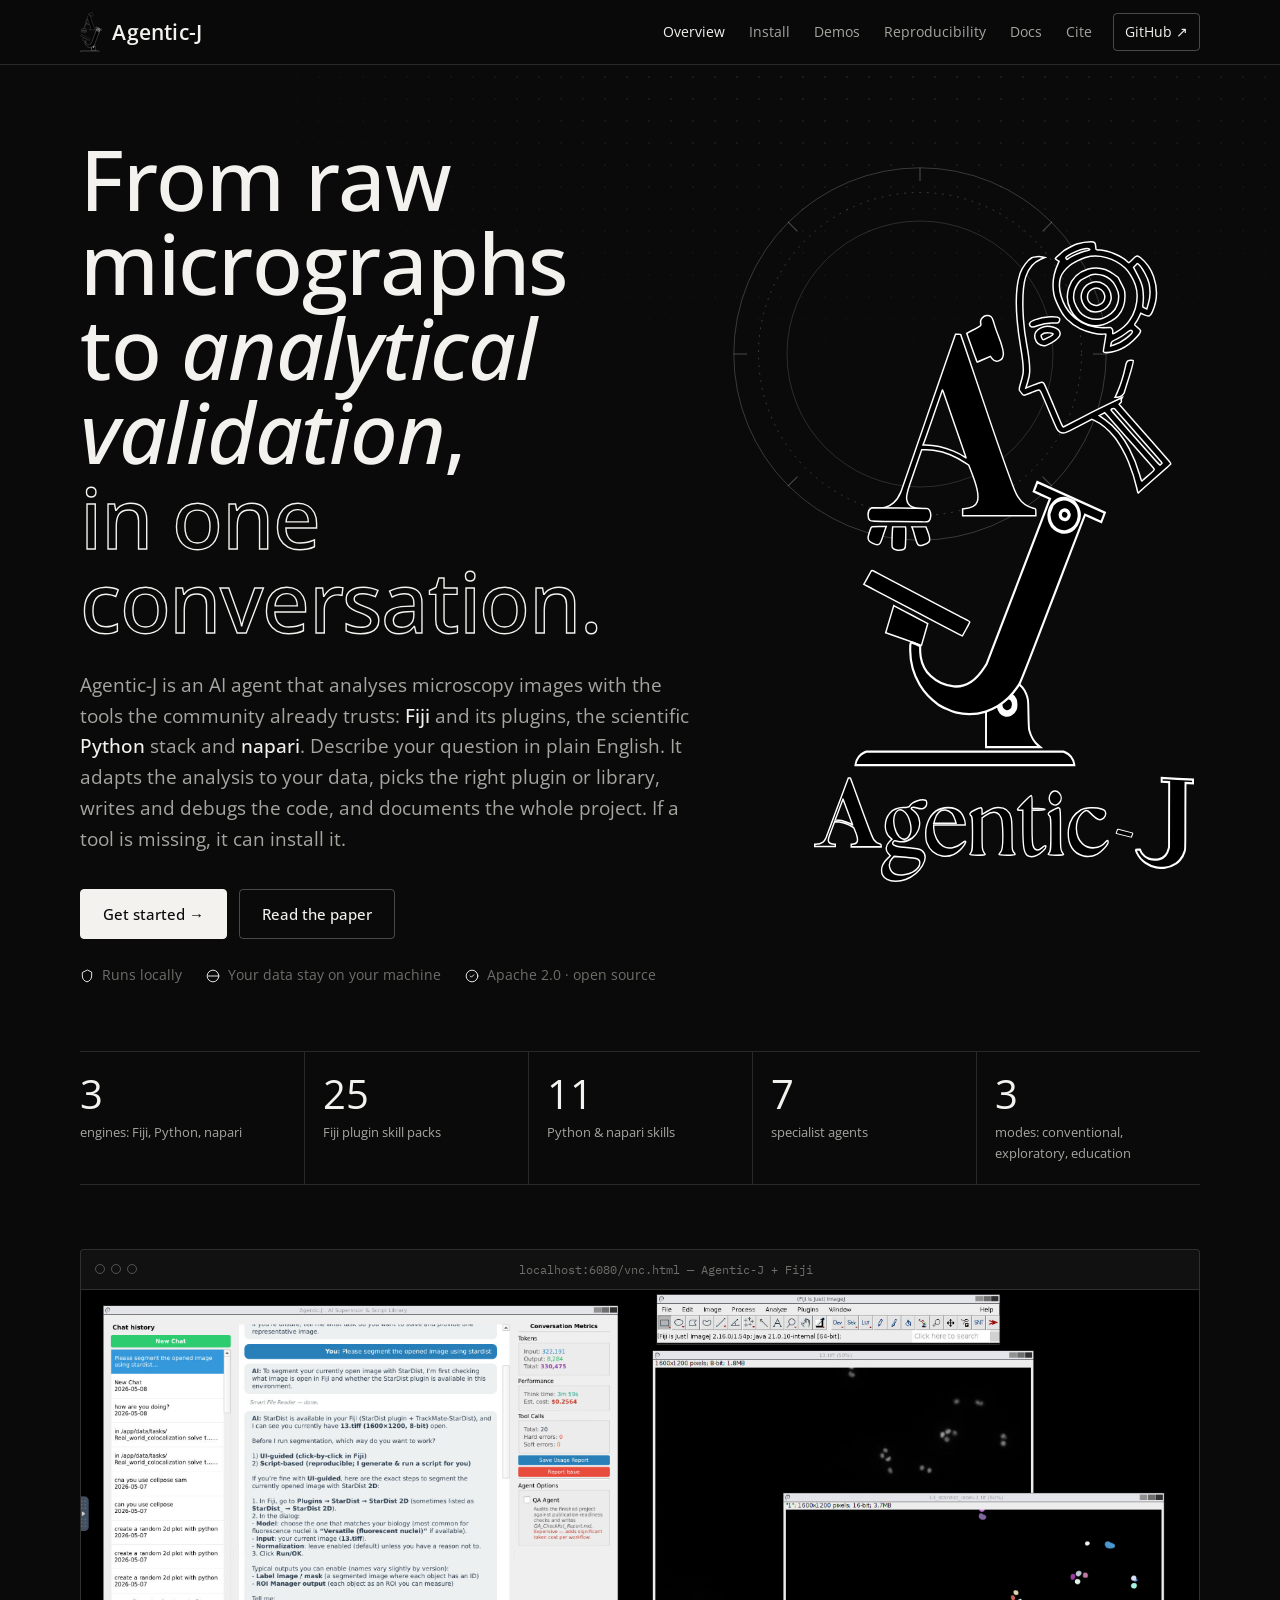
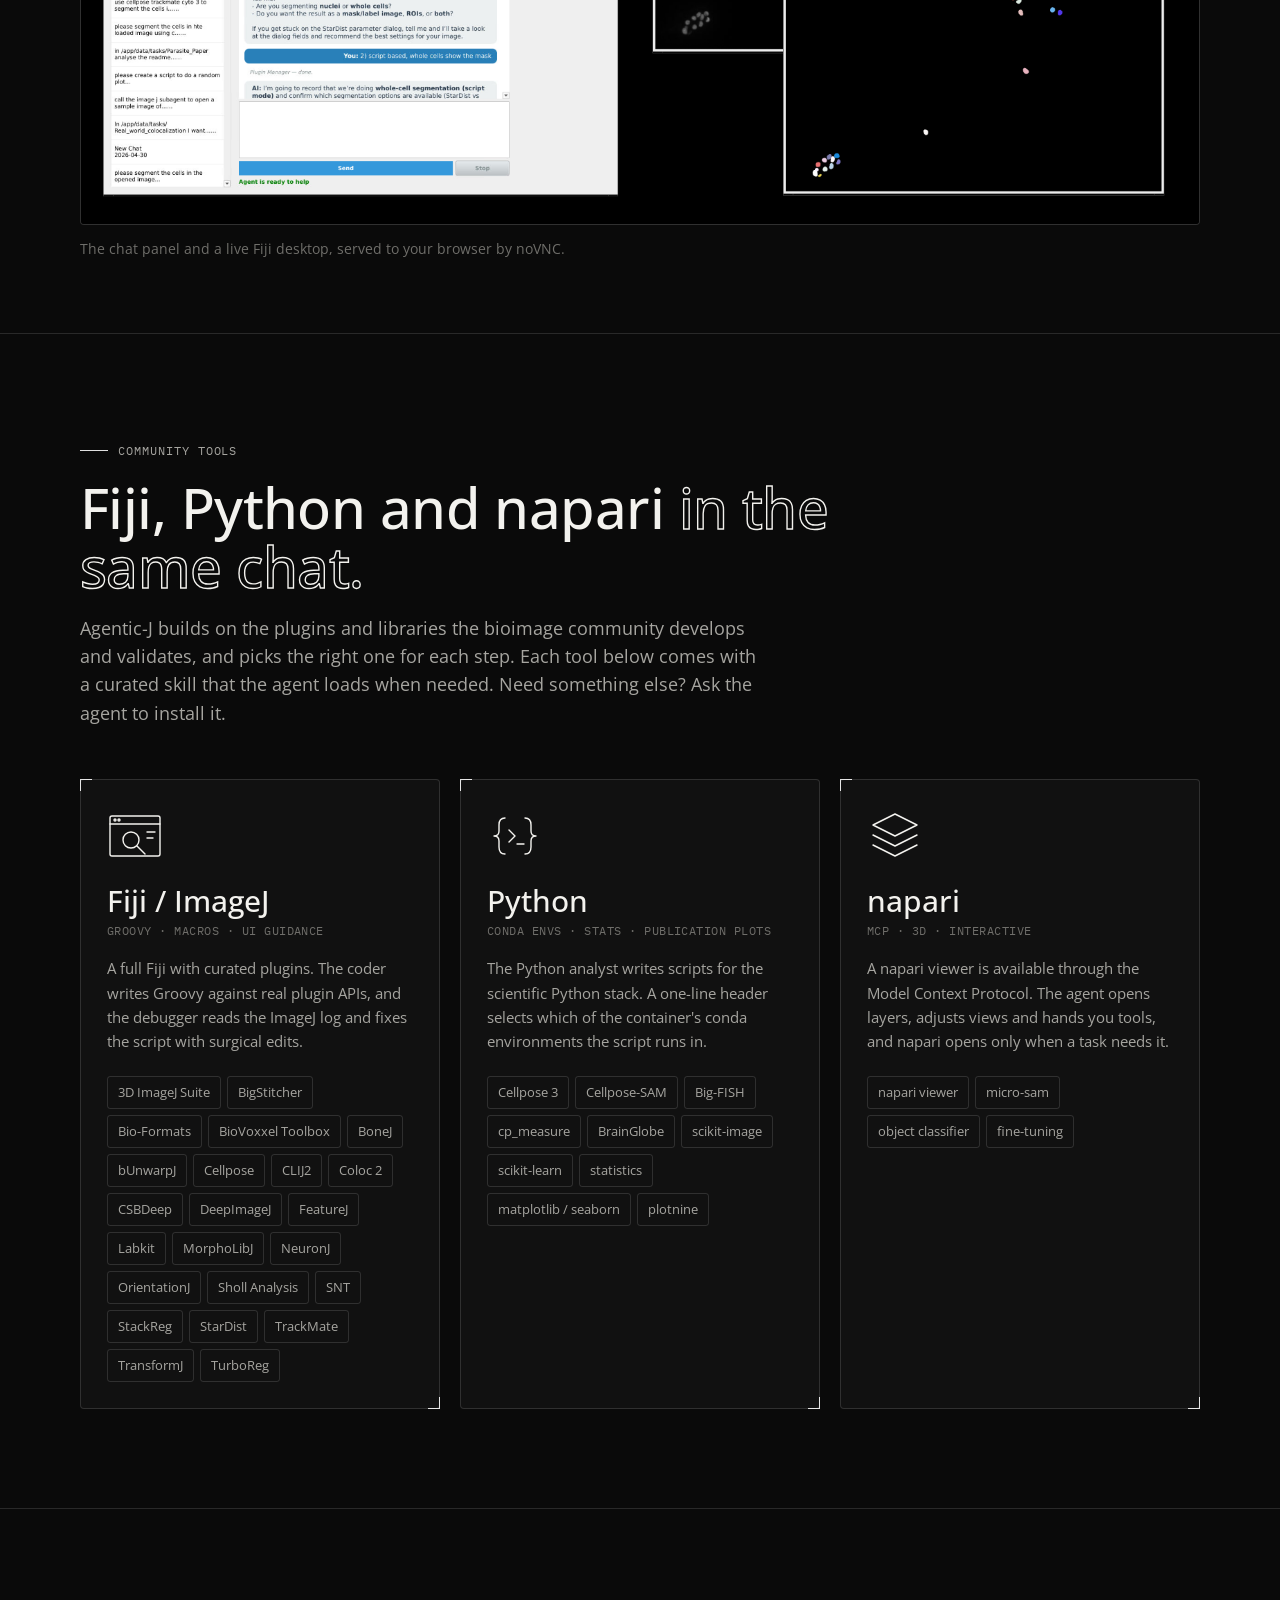
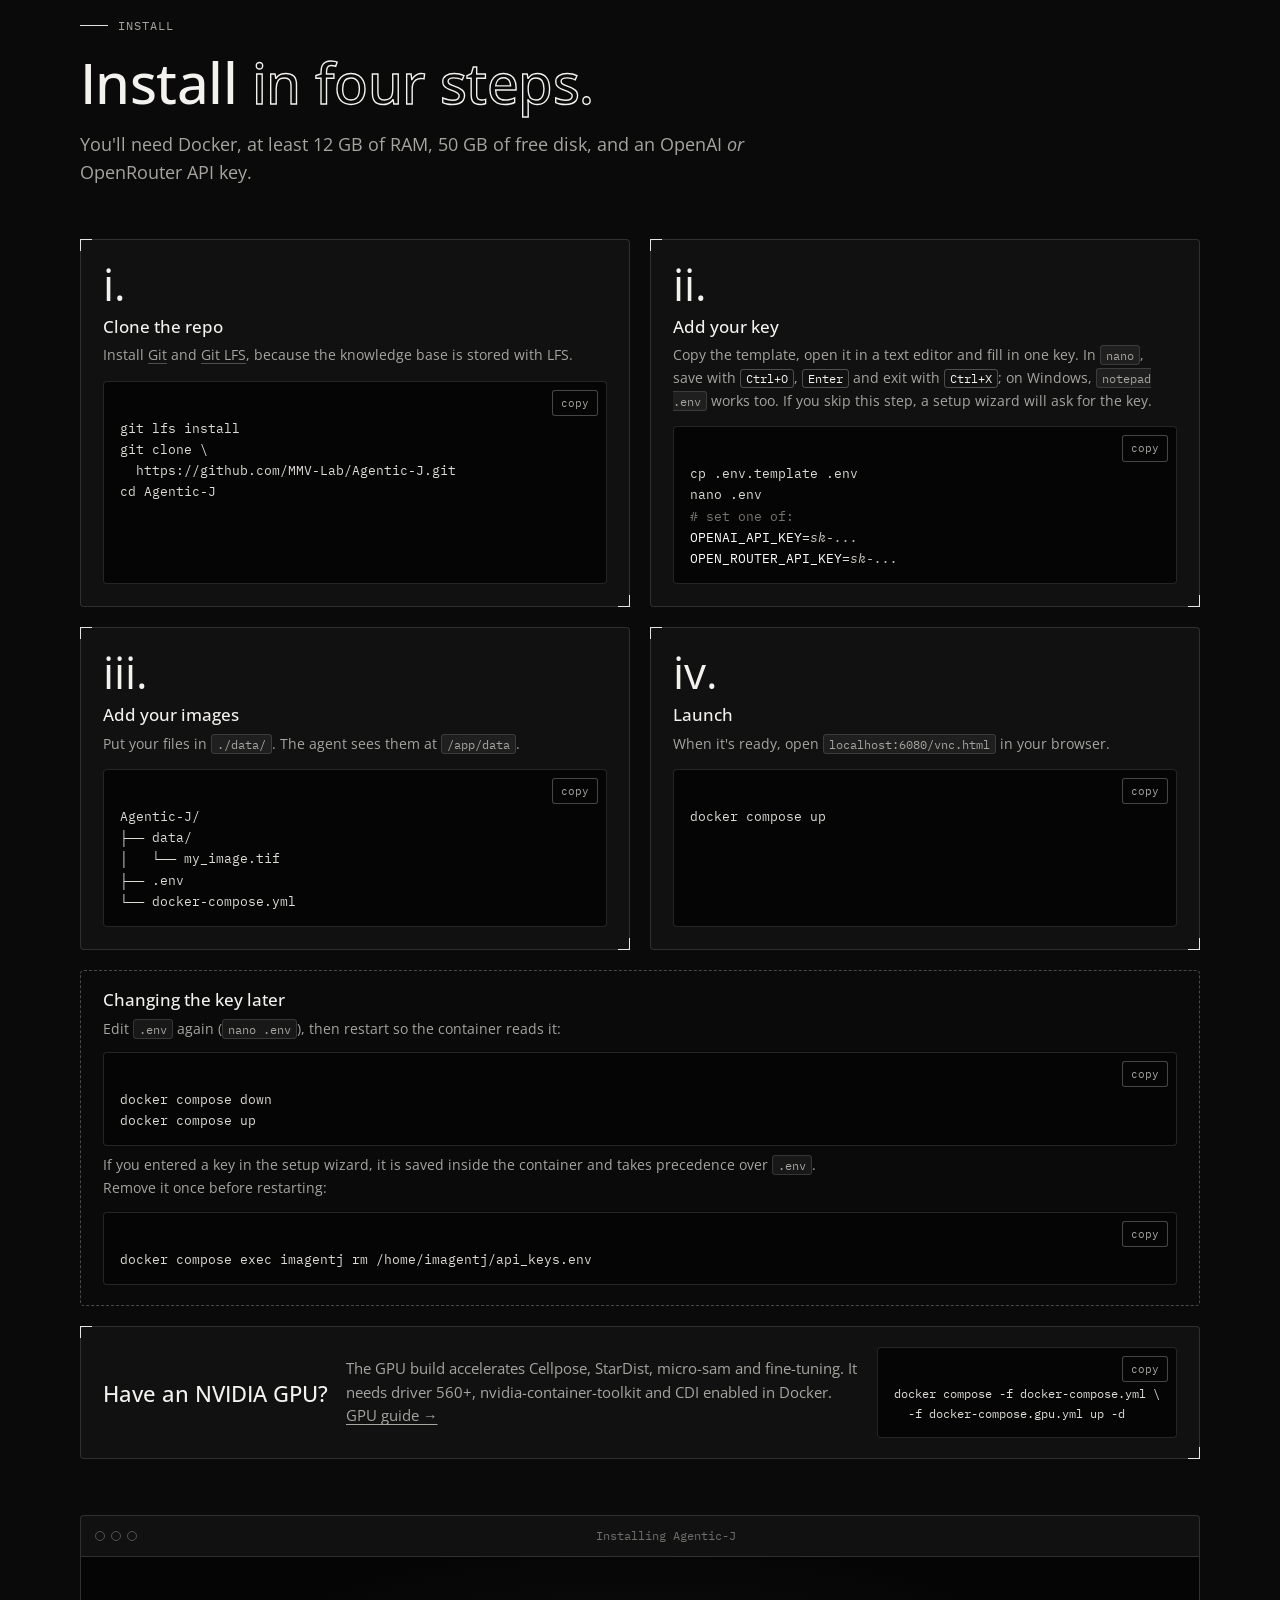
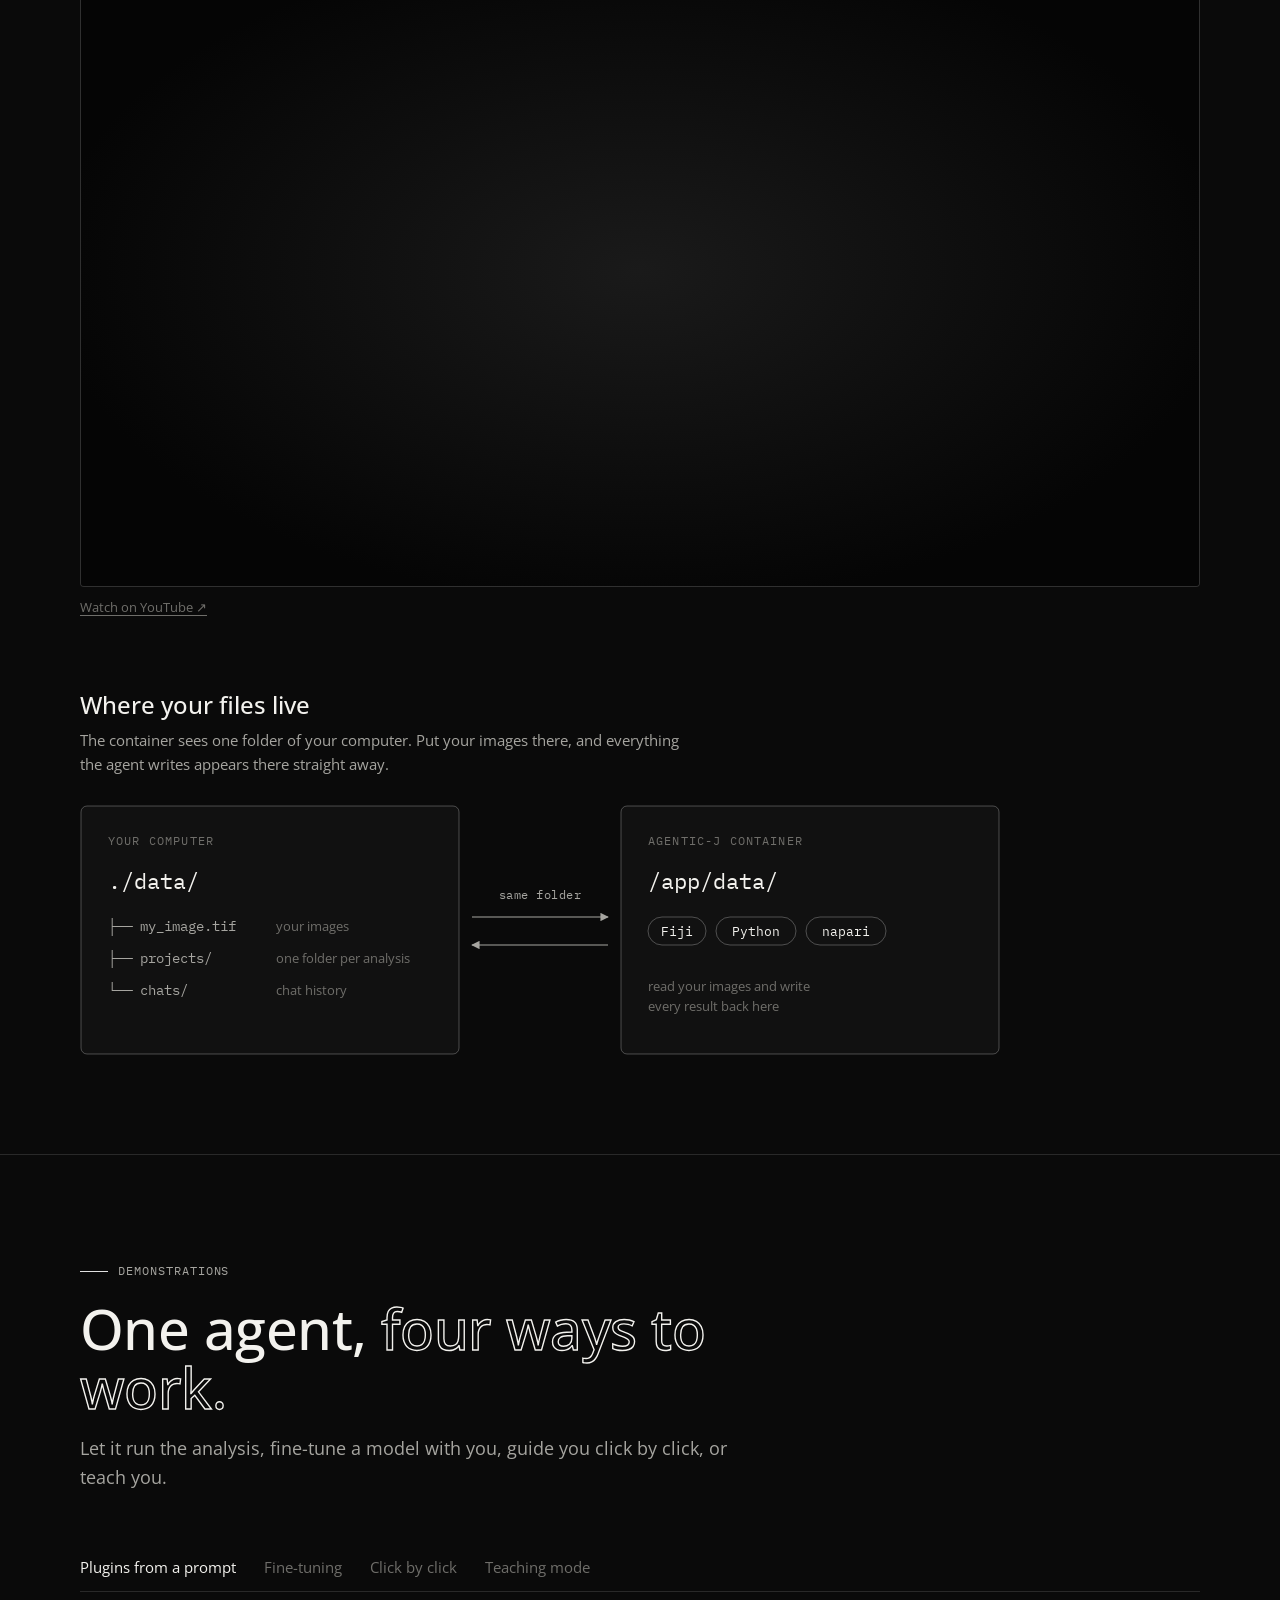
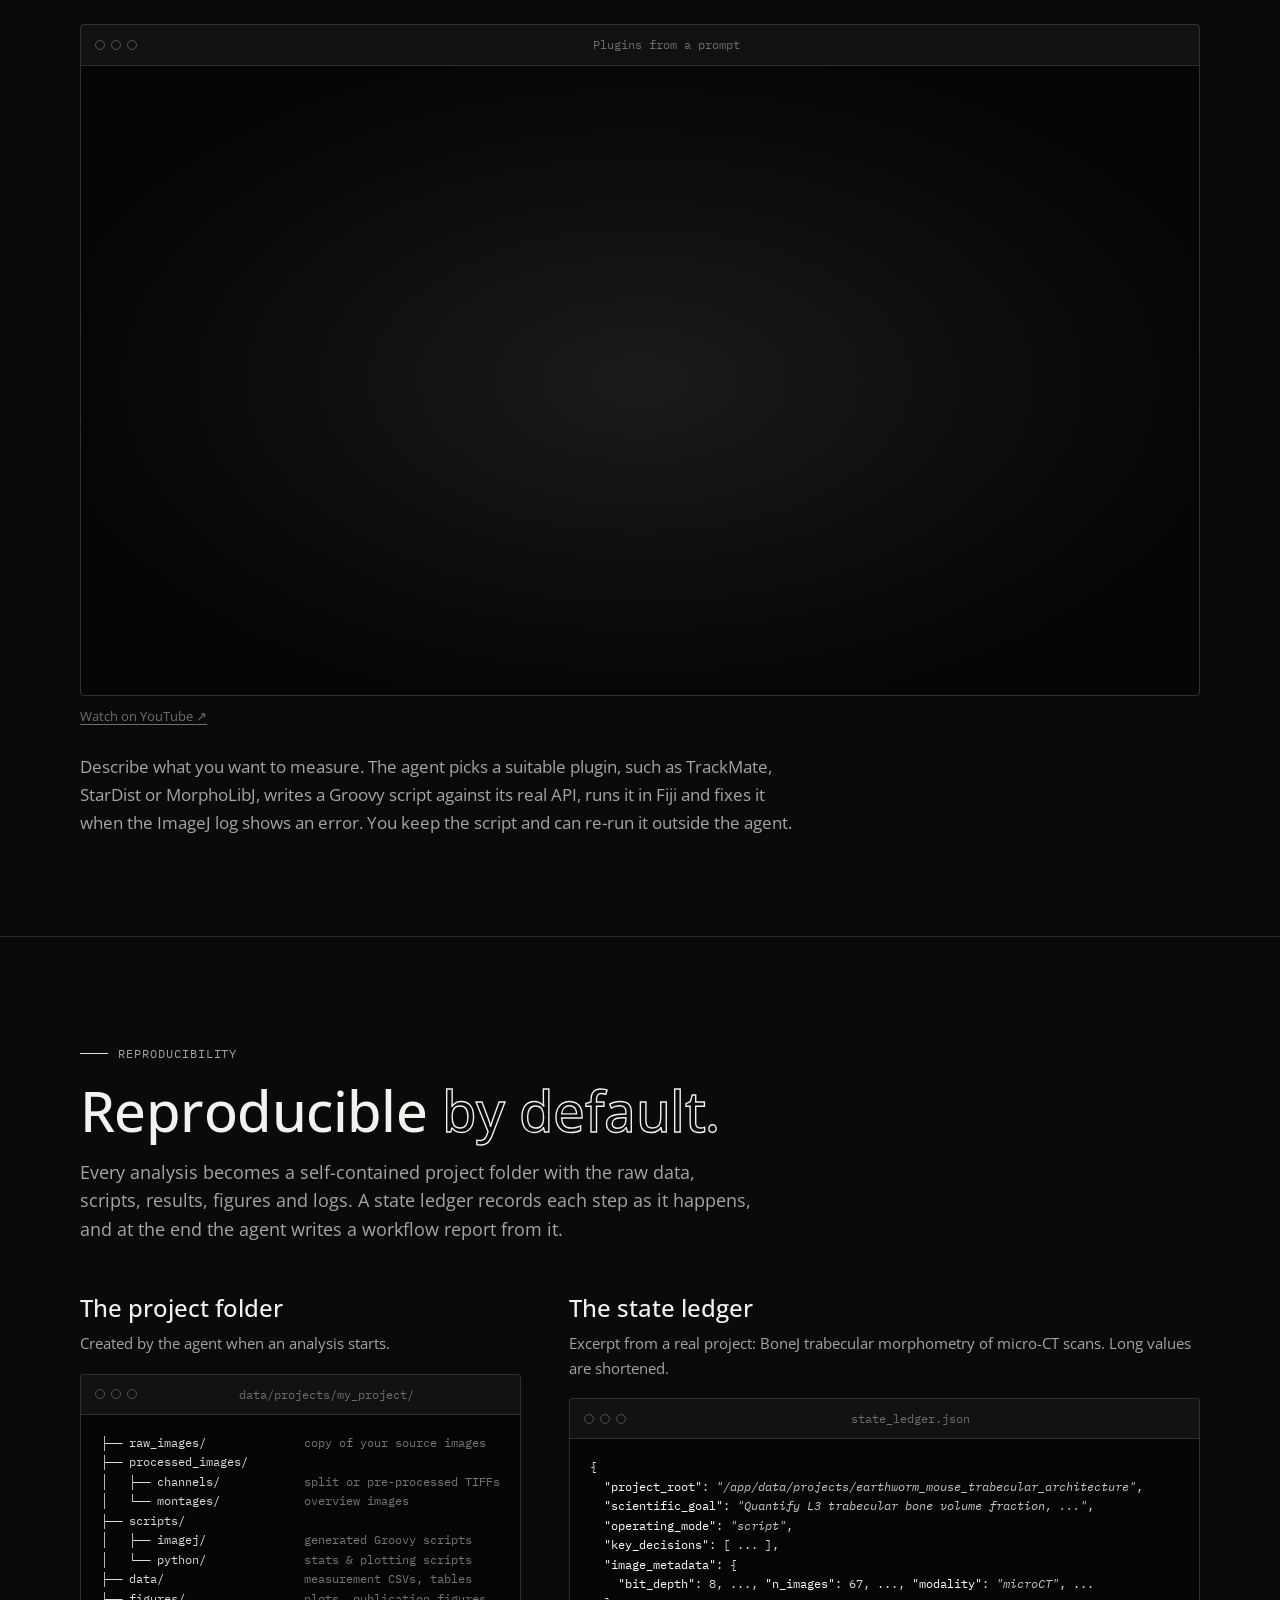
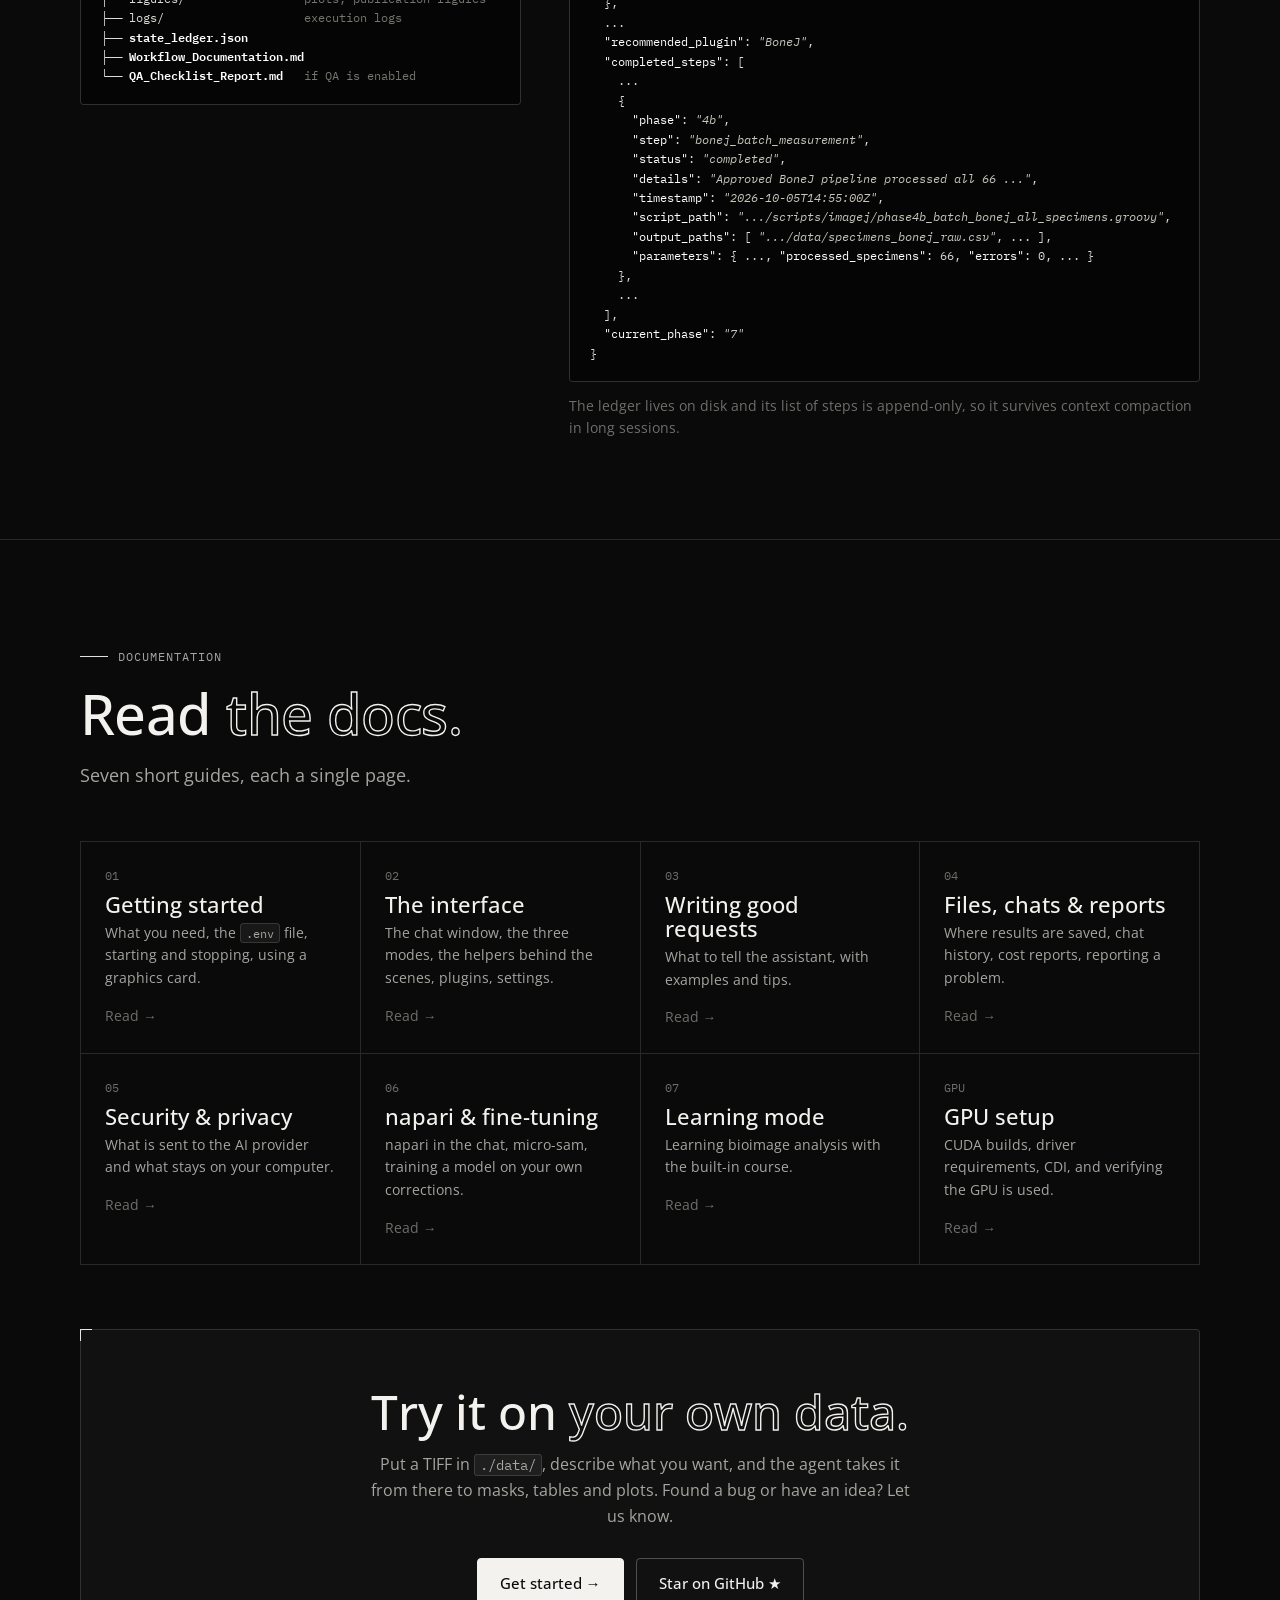
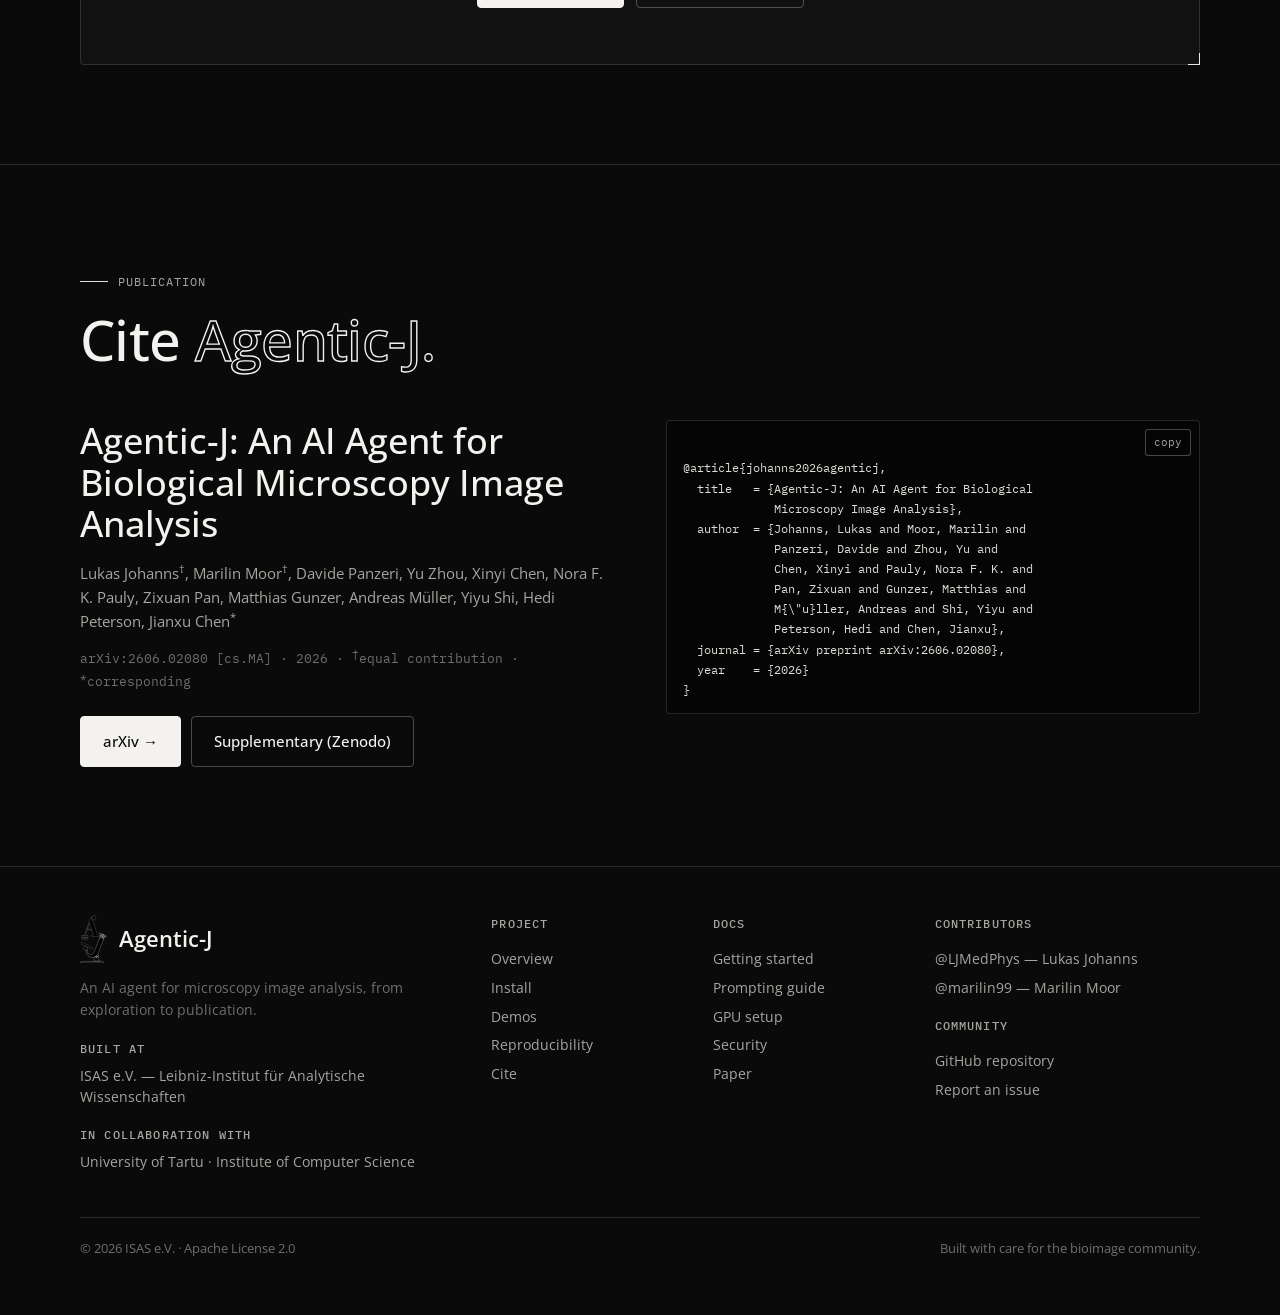
<file: docs/index.html>
<!doctype html>
<html lang="en" class="no-js">
<head>
<meta charset="utf-8" />
<meta name="viewport" content="width=device-width,initial-scale=1" />
<meta name="color-scheme" content="dark" />
<title>Agentic-J</title>
<meta name="description" content="Agentic-J is an AI agent for microscopy image analysis that works with the tools the bioimage community already uses: Fiji and its plugins, the scientific Python stack and napari. It adapts the analysis to your data, runs locally and documents every project so it can be reproduced." />

<!-- Open Graph -->
<meta property="og:title" content="Agentic-J — an AI agent for microscopy image analysis" />
<meta property="og:description" content="Fiji, Python and napari in one conversation. Visual QA with a VLM judge, human-in-the-loop fine-tuning, and a built-in bioimage-analysis tutor." />
<meta property="og:type" content="website" />
<meta property="og:url" content="https://mmv-lab.github.io/Agentic-J/" />
<meta name="twitter:card" content="summary_large_image" />

<link rel="icon" type="image/svg+xml" href="assets/favicon.svg" />

<link rel="preconnect" href="https://fonts.googleapis.com">
<link rel="preconnect" href="https://fonts.gstatic.com" crossorigin>
<link href="https://fonts.googleapis.com/css2?family=IBM+Plex+Mono:wght@400;500;600&family=Open+Sans:ital,wght@0,400..700;1,400..600&display=swap" rel="stylesheet">

<link rel="stylesheet" href="css/styles.css?v=2026-10-21e" />
<script>document.documentElement.classList.remove('no-js');</script>
</head>
<body>

<div class="bg-dots" aria-hidden="true"></div>

<!-- Navbar -->
<header class="nav">
  <div class="container nav-inner">
    <a href="#" class="brand" aria-label="Agentic-J home">
      <img src="assets/logo-mark.svg" alt="" class="brand-logo" />
      <span class="brand-name">Agentic-J</span>
    </a>
    <nav class="nav-links" aria-label="primary">
      <a href="#overview">Overview</a>
      <a href="#install">Install</a>
      <a href="#demos">Demos</a>
      <a href="#reproducibility">Reproducibility</a>
      <a href="#docs">Docs</a>
      <a href="#paper">Cite</a>
      <a href="https://github.com/MMV-Lab/Agentic-J" target="_blank" rel="noopener" class="nav-cta">GitHub ↗</a>
    </nav>
  </div>
</header>

<main>

<!-- =================== HERO =================== -->
<section class="hero" id="overview">
  <div class="container">
    <div class="hero-grid">
      <div>
        <h1 class="reveal">
          From raw micrographs<br/>
          to <em>analytical validation</em>,<br/>
          <span class="outline">in one conversation.</span>
        </h1>
        <p class="lead reveal">
          Agentic-J is an AI agent that analyses microscopy images with the tools the community already trusts:
          <strong>Fiji</strong> and its plugins, the scientific <strong>Python</strong> stack and <strong>napari</strong>.
          Describe your question in plain English. It adapts the analysis to your data, picks the right plugin or library,
          writes and debugs the code, and documents the whole project. If a tool is missing, it can install it.
        </p>
        <div class="hero-actions reveal">
          <a class="btn btn-primary" href="#install">Get started →</a>
          <a class="btn btn-ghost" href="https://arxiv.org/abs/2606.02080" target="_blank" rel="noopener">Read the paper</a>
        </div>
        <p class="trust reveal" aria-label="Privacy and security highlights">
          <span><svg viewBox="0 0 24 24" width="14" height="14" fill="none" stroke="currentColor" stroke-width="1.6" stroke-linecap="round" stroke-linejoin="round"><path d="M12 2 4 6v6c0 5 3.5 9 8 10 4.5-1 8-5 8-10V6z"/></svg> Runs locally</span>
          <span><svg viewBox="0 0 24 24" width="14" height="14" fill="none" stroke="currentColor" stroke-width="1.6" stroke-linecap="round" stroke-linejoin="round"><circle cx="12" cy="12" r="10"/><path d="M4 12h16"/></svg> Your data stay on your machine</span>
          <span><svg viewBox="0 0 24 24" width="14" height="14" fill="none" stroke="currentColor" stroke-width="1.6" stroke-linecap="round" stroke-linejoin="round"><path d="m9 12 2 2 4-4"/><circle cx="12" cy="12" r="10"/></svg> Apache 2.0 · open source</span>
        </p>
      </div>

      <div class="hero-logo reveal" aria-hidden="true">
        <svg class="rings" viewBox="0 0 400 400" fill="none" stroke="currentColor">
          <circle cx="200" cy="200" r="196" stroke-width=".8"/>
          <circle cx="200" cy="200" r="170" stroke-width=".8" stroke-dasharray="2 6"/>
          <circle cx="200" cy="200" r="140" stroke-width=".6"/>
          <g stroke-width="1.2">
            <path d="M200 4v14M200 382v14M4 200h14M382 200h14"/>
            <path d="M61 61l10 10M329 329l10 10M339 61l-10 10M71 329l-10 10"/>
          </g>
        </svg>
        <img src="assets/logo-full.svg" alt="Agentic-J logo: a microscope formed from the letters A and J, watched by a robot" />
      </div>
    </div>

    <div class="hero-stats reveal">
      <div class="stat"><div class="num">3</div><div class="lbl">engines: Fiji, Python, napari</div></div>
      <div class="stat"><div class="num">25</div><div class="lbl">Fiji plugin skill packs</div></div>
      <div class="stat"><div class="num">11</div><div class="lbl">Python &amp; napari skills</div></div>
      <div class="stat"><div class="num">7</div><div class="lbl">specialist agents</div></div>
      <div class="stat"><div class="num">3</div><div class="lbl">modes: conventional, exploratory, education</div></div>
    </div>

    <div class="hero-visual reveal">
      <figure class="frame window">
        <div class="win-bar">
          <div class="dots"><i></i><i></i><i></i></div>
          <div class="url">localhost:6080/vnc.html — Agentic-J + Fiji</div>
        </div>
        <img src="images/01_chat_and_fiji.png" alt="Agentic-J chat panel next to a live Fiji desktop in the browser" />
      </figure>
      <div class="figcap">
        <span>The chat panel and a live Fiji desktop, served to your browser by noVNC.</span>
      </div>
    </div>
  </div>
</section>

<!-- =================== ENGINES =================== -->
<section id="engines">
  <div class="container">
    <div class="section-head reveal">
      <span class="fig-tag">Community tools</span>
      <h2 class="section-title">Fiji, Python and napari <span class="outline">in the same chat.</span></h2>
      <p class="section-sub">
        Agentic-J builds on the plugins and libraries the bioimage community develops and validates, and picks the right one
        for each step. Each tool below comes with a curated skill that the agent loads when needed. Need something else?
        Ask the agent to install it.
      </p>
    </div>

    <div class="engines">
      <article class="engine frame reveal">
        <svg class="glyph" viewBox="0 0 56 56" fill="none" stroke="currentColor" stroke-width="1.4" stroke-linecap="round" stroke-linejoin="round" aria-hidden="true">
          <rect x="3" y="8" width="50" height="40" rx="2"/><path d="M3 16h50"/><circle cx="8" cy="12" r="1"/><circle cx="12" cy="12" r="1"/>
          <circle cx="24" cy="32" r="8"/><path d="m30 38 8 8"/><path d="M40 24h8M40 30h6"/>
        </svg>
        <h3>Fiji / ImageJ</h3>
        <span class="kicker">GROOVY · MACROS · UI GUIDANCE</span>
        <p>A full Fiji with curated plugins. The coder writes Groovy against real plugin APIs, and the debugger reads the ImageJ log and fixes the script with surgical edits.</p>
        <div class="skills">
          <div class="chips">
            <span class="chip">3D ImageJ Suite</span><span class="chip">BigStitcher</span><span class="chip">Bio-Formats</span>
            <span class="chip">BioVoxxel Toolbox</span><span class="chip">BoneJ</span><span class="chip">bUnwarpJ</span>
            <span class="chip">Cellpose</span><span class="chip">CLIJ2</span><span class="chip">Coloc 2</span>
            <span class="chip">CSBDeep</span><span class="chip">DeepImageJ</span><span class="chip">FeatureJ</span>
            <span class="chip">Labkit</span>
            <span class="chip">MorphoLibJ</span><span class="chip">NeuronJ</span><span class="chip">OrientationJ</span>
            <span class="chip">Sholl Analysis</span><span class="chip">SNT</span><span class="chip">StackReg</span>
            <span class="chip">StarDist</span><span class="chip">TrackMate</span><span class="chip">TransformJ</span>
            <span class="chip">TurboReg</span>
          </div>
        </div>
      </article>

      <article class="engine frame reveal">
        <svg class="glyph" viewBox="0 0 56 56" fill="none" stroke="currentColor" stroke-width="1.4" stroke-linecap="round" stroke-linejoin="round" aria-hidden="true">
          <path d="M18 10c-5 0-6 3-6 7v6c0 3-2 5-5 5 3 0 5 2 5 5v6c0 4 1 7 6 7"/><path d="M38 10c5 0 6 3 6 7v6c0 3 2 5 5 5-3 0-5 2-5 5v6c0 4-1 7-6 7"/>
          <path d="M22 22l6 6-6 6"/><path d="M30 36h7"/>
        </svg>
        <h3>Python</h3>
        <span class="kicker">CONDA ENVS · STATS · PUBLICATION PLOTS</span>
        <p>The Python analyst writes scripts for the scientific Python stack. A one-line header selects which of the container's conda environments the script runs in.</p>
        <div class="skills">
          <div class="chips">
            <span class="chip">Cellpose 3</span><span class="chip">Cellpose-SAM</span><span class="chip">Big-FISH</span>
            <span class="chip">cp_measure</span><span class="chip">BrainGlobe</span><span class="chip">scikit-image</span>
            <span class="chip">scikit-learn</span><span class="chip">statistics</span><span class="chip">matplotlib / seaborn</span>
            <span class="chip">plotnine</span>
          </div>
        </div>
      </article>

      <article class="engine frame reveal">
        <svg class="glyph" viewBox="0 0 56 56" fill="none" stroke="currentColor" stroke-width="1.4" stroke-linecap="round" stroke-linejoin="round" aria-hidden="true">
          <path d="M28 6 50 17 28 28 6 17z"/><path d="M6 27l22 11 22-11"/><path d="M6 37l22 11 22-11"/>
        </svg>
        <h3>napari</h3>
        <span class="kicker">MCP · 3D · INTERACTIVE</span>
        <p>A napari viewer is available through the Model Context Protocol. The agent opens layers, adjusts views and hands you tools, and napari opens only when a task needs it.</p>
        <div class="skills">
          <div class="chips">
            <span class="chip">napari viewer</span><span class="chip">micro-sam</span><span class="chip">object classifier</span>
            <span class="chip">fine-tuning</span>
          </div>
        </div>
      </article>
    </div>
  </div>
</section>

<!-- =================== VLM JUDGE =================== -->
<!-- Hidden for now: VLM judge section. Remove this wrapper to restore it (give it its own Fig. number).
<section id="judge">
  <div class="container">
    <div class="split">
      <div>
        <div class="section-head reveal">
          <span class="fig-tag">Fig. 4 · Visual quality control</span>
          <h2 class="section-title">A vision model <span class="outline">checks the results.</span></h2>
          <p class="section-sub">
            A script that runs without errors can still produce wrong results. The optional VLM judge looks at the
            actual pixels: the input, each segmentation overlaid on its source, and the final plots.
          </p>
        </div>
        <ul class="checklist reveal">
          <li><svg width="18" height="18" viewBox="0 0 24 24" fill="none" stroke="currentColor" stroke-width="1.6"><path d="m5 12 5 5 9-10"/></svg>
            <span><strong>Deterministic overlays</strong>: the mask is alpha-blended onto the original before the model sees it, so the judge compares Original, Mask and Overlay side by side.</span></li>
          <li><svg width="18" height="18" viewBox="0 0 24 24" fill="none" stroke="currentColor" stroke-width="1.6"><path d="m5 12 5 5 9-10"/></svg>
            <span><strong>Typed verdicts</strong>: PASS, WARN, FAIL or INFO, with a summary and a recommended action that the supervisor must act on.</span></li>
          <li><svg width="18" height="18" viewBox="0 0 24 24" fill="none" stroke="currentColor" stroke-width="1.6"><path d="m5 12 5 5 9-10"/></svg>
            <span><strong>Never blocks the pipeline</strong>: if the judge is unavailable, it returns a WARN and hands the check to you rather than crashing.</span></li>
          <li><svg width="18" height="18" viewBox="0 0 24 24" fill="none" stroke="currentColor" stroke-width="1.6"><path d="m5 12 5 5 9-10"/></svg>
            <span><strong>Any format</strong>: PNGs are read directly, and every other bioimage format is opened in Fiji and rendered first.</span></li>
        </ul>
        <div class="when reveal">
          <div><b>Input review</b><span>Alongside the metadata, before any analysis</span></div>
          <div><b>After each step</b><span>Every step that writes an image</span></div>
          <div><b>Final figures</b><span>Plots checked before they reach you</span></div>
        </div>
      </div>

      <div class="judge-panels frame reveal">
        <div class="row">
          <figure>
            <svg viewBox="0 0 120 120" aria-label="Original: grey nuclei">
              <defs><radialGradient id="nuc"><stop offset="0" stop-color="#e8e8e8"/><stop offset="1" stop-color="#6a6a6a"/></radialGradient></defs>
              <g fill="url(#nuc)">
                <ellipse cx="30" cy="32" rx="13" ry="11"/><ellipse cx="74" cy="28" rx="11" ry="12"/><ellipse cx="88" cy="36" rx="10" ry="10"/>
                <ellipse cx="40" cy="80" rx="12" ry="13"/><ellipse cx="86" cy="86" rx="13" ry="11"/><ellipse cx="60" cy="56" rx="7" ry="7" opacity=".45"/>
              </g>
            </svg>
            <figcaption>original</figcaption>
          </figure>
          <figure>
            <svg viewBox="0 0 120 120" aria-label="Mask: label image">
              <g fill="#fff">
                <ellipse cx="30" cy="32" rx="13" ry="11"/><path d="M63 28c0-8 6-13 12-12 4 0 8 3 10 8 6-2 13 3 13 12s-6 12-12 11c-4 4-10 3-13-1-6-3-10-9-10-18z"/>
                <ellipse cx="40" cy="80" rx="12" ry="13"/><ellipse cx="86" cy="86" rx="13" ry="11"/>
              </g>
            </svg>
            <figcaption>mask</figcaption>
          </figure>
          <figure>
            <svg viewBox="0 0 120 120" aria-label="Overlay: mask outlines on the original, one merged pair flagged">
              <g fill="url(#nuc)">
                <ellipse cx="30" cy="32" rx="13" ry="11"/><ellipse cx="74" cy="28" rx="11" ry="12"/><ellipse cx="88" cy="36" rx="10" ry="10"/>
                <ellipse cx="40" cy="80" rx="12" ry="13"/><ellipse cx="86" cy="86" rx="13" ry="11"/><ellipse cx="60" cy="56" rx="7" ry="7" opacity=".45"/>
              </g>
              <g fill="rgba(255,255,255,.18)" stroke="#fff" stroke-width="1.2">
                <ellipse cx="30" cy="32" rx="13" ry="11"/><path d="M63 28c0-8 6-13 12-12 4 0 8 3 10 8 6-2 13 3 13 12s-6 12-12 11c-4 4-10 3-13-1-6-3-10-9-10-18z"/>
                <ellipse cx="40" cy="80" rx="12" ry="13"/><ellipse cx="86" cy="86" rx="13" ry="11"/>
              </g>
              <circle cx="80" cy="32" r="24" stroke="#e8c46a" stroke-width="1.2" stroke-dasharray="3 3" fill="none"/>
            </svg>
            <figcaption>overlay</figcaption>
          </figure>
        </div>
        <div class="verdict" role="img" aria-label="Example verdict">
          <div><span class="k">pipeline_step </span><span class="v">segmentation</span></div>
          <div><span class="k">verdict       </span><span class="badge warn">WARN</span></div>
          <div><span class="k">summary       </span><span class="v">Two touching nuclei (top right) merged into one label; one dim nucleus missed.</span></div>
          <div><span class="k">action        </span><span class="v">Split touching objects (watershed) or lower the flow threshold; re-check.</span></div>
        </div>
        <div class="verdict-legend">
          <span class="badge pass">PASS</span><span class="badge warn">WARN</span><span class="badge fail">FAIL</span><span class="badge info">INFO</span>
          <span style="font-size:12.5px;color:var(--faint);margin-left:auto">Illustrative example</span>
        </div>
      </div>
    </div>
  </div>
</section>
-->

<!-- =================== INSTALL =================== -->
<section id="install">
  <div class="container">
    <div class="section-head reveal">
      <span class="fig-tag">Install</span>
      <h2 class="section-title">Install <span class="outline">in four steps.</span></h2>
      <p class="section-sub">You'll need Docker, at least 12 GB of RAM, 50 GB of free disk, and an OpenAI <em>or</em> OpenRouter API key.</p>
    </div>

    <div class="qs-grid">
      <div class="qs-step frame reveal">
        <span class="num">i.</span>
        <h4>Clone the repo</h4>
        <p>Install <a href="https://git-scm.com/downloads" target="_blank" rel="noopener">Git</a> and <a href="https://git-lfs.com/" target="_blank" rel="noopener">Git LFS</a>, because the knowledge base is stored with LFS.</p>
        <pre class="code"><button class="copy" data-copy>copy</button>git lfs install
git clone \
  https://github.com/MMV-Lab/Agentic-J.git
cd Agentic-J</pre>
      </div>
      <div class="qs-step frame reveal">
        <span class="num">ii.</span>
        <h4>Add your key</h4>
        <p>Copy the template, open it in a text editor and fill in one key. In <code>nano</code>, save with <kbd>Ctrl+O</kbd>, <kbd>Enter</kbd> and exit with <kbd>Ctrl+X</kbd>; on Windows, <code>notepad .env</code> works too. If you skip this step, a setup wizard will ask for the key.</p>
        <pre class="code"><button class="copy" data-copy>copy</button>cp .env.template .env
nano .env
<span class="tok-c"># set one of:</span>
<span class="tok-v">OPENAI_API_KEY</span>=<span class="tok-s">sk-...</span>
<span class="tok-v">OPEN_ROUTER_API_KEY</span>=<span class="tok-s">sk-...</span></pre>
      </div>
      <div class="qs-step frame reveal">
        <span class="num">iii.</span>
        <h4>Add your images</h4>
        <p>Put your files in <code>./data/</code>. The agent sees them at <code>/app/data</code>.</p>
        <pre class="code"><button class="copy" data-copy>copy</button>Agentic-J/
├── data/
│   └── my_image.tif
├── .env
└── docker-compose.yml</pre>
      </div>
      <div class="qs-step frame reveal">
        <span class="num">iv.</span>
        <h4>Launch</h4>
        <p>When it's ready, open <code>localhost:6080/vnc.html</code> in your browser.</p>
        <pre class="code"><button class="copy" data-copy>copy</button>docker compose up</pre>
      </div>
    </div>

    <div class="key-note reveal">
      <h4>Changing the key later</h4>
      <p>Edit <code>.env</code> again (<code>nano .env</code>), then restart so the container reads it:</p>
      <pre class="code"><button class="copy" data-copy>copy</button>docker compose down
docker compose up</pre>
      <p>If you entered a key in the setup wizard, it is saved inside the container and takes precedence over <code>.env</code>.
        Remove it once before restarting:</p>
      <pre class="code"><button class="copy" data-copy>copy</button>docker compose exec imagentj rm /home/imagentj/api_keys.env</pre>
    </div>

    <div class="gpu-note frame reveal">
      <h4>Have an NVIDIA GPU?</h4>
      <p>The GPU build accelerates Cellpose, StarDist, micro-sam and fine-tuning. It needs driver 560+, nvidia-container-toolkit and CDI enabled in Docker.
        <a href="https://github.com/MMV-Lab/Agentic-J#gpu-support-optional" target="_blank" rel="noopener" style="text-decoration:underline;text-underline-offset:3px">GPU guide →</a></p>
      <pre class="code"><button class="copy" data-copy>copy</button>docker compose -f docker-compose.yml \
  -f docker-compose.gpu.yml up -d</pre>
    </div>

    <figure class="media install-video reveal">
      <div class="frame window">
        <div class="win-bar"><div class="dots"><i></i><i></i><i></i></div><div class="url">Installing Agentic-J</div></div>
        <!-- To embed the video, put its YouTube ID in data-youtube, e.g. data-youtube="abc123XYZ". -->
        <div class="video empty" data-youtube="5NiPm7hRKfk" data-title="Installing Agentic-J">
          <span class="play" aria-hidden="true"><svg viewBox="0 0 24 24" width="22" height="22" fill="currentColor"><path d="M8 5v14l11-7z"/></svg></span>
          <span class="soon">Installation video · coming soon</span>
        </div>
      </div>
    </figure>

    <div class="files reveal">
      <h3 class="sub-title">Where your files live</h3>
      <p class="muted-p">The container sees one folder of your computer. Put your images there, and everything the agent writes appears there straight away.</p>
      <svg font-family="IBM Plex Mono, ui-monospace, monospace" class="mount-svg wide" viewBox="0 0 920 250" role="img" aria-labelledby="mount-t">
        <title id="mount-t">./data on your computer and /app/data inside the container are the same folder</title>
        <defs>
          <marker id="ah" viewBox="0 0 10 10" refX="9" refY="5" markerWidth="7" markerHeight="7" orient="auto-start-reverse"><path d="M0 0 10 5 0 10z" class="s-head" fill="#a6a5a0"/></marker>
        </defs>
        <rect class="s-box" fill="#111111" stroke="rgba(255,255,255,.26)" x="1" y="1" width="378" height="248" rx="6"/>
        <text class="t-cap" fill="#6f6e6a" font-size="11.5" x="28" y="40">YOUR COMPUTER</text>
        <text class="t-path" fill="#f3f2ee" font-size="22" x="28" y="84">./data/</text>
        <text class="t-mono" fill="#a6a5a0" font-size="14" x="28" y="126">├── my_image.tif</text><text class="t-note" fill="#6f6e6a" font-size="13" x="196" y="126">your images</text>
          <text class="t-mono" fill="#a6a5a0" font-size="14" x="28" y="158">├── projects/</text><text class="t-note" fill="#6f6e6a" font-size="13" x="196" y="158">one folder per analysis</text>
          <text class="t-mono" fill="#a6a5a0" font-size="14" x="28" y="190">└── chats/</text><text class="t-note" fill="#6f6e6a" font-size="13" x="196" y="190">chat history</text>
        <rect class="s-box" fill="#111111" stroke="rgba(255,255,255,.26)" x="541" y="1" width="378" height="248" rx="6"/>
        <text class="t-cap" fill="#6f6e6a" font-size="11.5" x="568" y="40">AGENTIC-J CONTAINER</text>
        <text class="t-path" fill="#f3f2ee" font-size="22" x="568" y="84">/app/data/</text>
        <rect class="s-pill" fill="none" stroke="rgba(255,255,255,.26)" x="568" y="112" width="58" height="28" rx="14"/><text class="t-pill" fill="#f3f2ee" font-size="12.5" x="597.0" y="130.5" text-anchor="middle">Fiji</text>
          <rect class="s-pill" fill="none" stroke="rgba(255,255,255,.26)" x="636" y="112" width="80" height="28" rx="14"/><text class="t-pill" fill="#f3f2ee" font-size="12.5" x="676.0" y="130.5" text-anchor="middle">Python</text>
          <rect class="s-pill" fill="none" stroke="rgba(255,255,255,.26)" x="726" y="112" width="80" height="28" rx="14"/><text class="t-pill" fill="#f3f2ee" font-size="12.5" x="766.0" y="130.5" text-anchor="middle">napari</text>
        <text class="t-note" fill="#6f6e6a" font-size="13" x="568" y="186">read your images and write</text>
        <text class="t-note" fill="#6f6e6a" font-size="13" x="568" y="206">every result back here</text>
        <line class="s-arrow" stroke="#a6a5a0" stroke-width="1.2" x1="392" y1="112" x2="528" y2="112" marker-end="url(#ah)"/>
        <line class="s-arrow" stroke="#a6a5a0" stroke-width="1.2" x1="392" y1="140" x2="528" y2="140" marker-start="url(#ah)"/>
        <text class="t-link" fill="#a6a5a0" font-size="12" x="460" y="94" text-anchor="middle">same folder</text>
      </svg>
      <svg font-family="IBM Plex Mono, ui-monospace, monospace" class="mount-svg narrow" style="display:none" viewBox="0 0 360 520" role="img" aria-labelledby="mount-t2">
        <title id="mount-t2">./data on your computer and /app/data inside the container are the same folder</title>
        <defs>
          <marker id="ah2" viewBox="0 0 10 10" refX="9" refY="5" markerWidth="7" markerHeight="7" orient="auto-start-reverse"><path d="M0 0 10 5 0 10z" class="s-head" fill="#a6a5a0"/></marker>
        </defs>
        <rect class="s-box" fill="#111111" stroke="rgba(255,255,255,.26)" x="1" y="1" width="358" height="210" rx="6"/>
        <text class="t-cap" fill="#6f6e6a" font-size="11.5" x="24" y="38">YOUR COMPUTER</text>
        <text class="t-path" fill="#f3f2ee" font-size="22" x="24" y="80">./data/</text>
        <text class="t-mono" fill="#a6a5a0" font-size="14" x="24" y="120">├── my_image.tif</text><text class="t-note" fill="#6f6e6a" font-size="13" x="192" y="120">your images</text>
          <text class="t-mono" fill="#a6a5a0" font-size="14" x="24" y="152">├── projects/</text><text class="t-note" fill="#6f6e6a" font-size="13" x="192" y="152">one folder per analysis</text>
          <text class="t-mono" fill="#a6a5a0" font-size="14" x="24" y="184">└── chats/</text><text class="t-note" fill="#6f6e6a" font-size="13" x="192" y="184">chat history</text>
        <line class="s-arrow" stroke="#a6a5a0" stroke-width="1.2" x1="164" y1="224" x2="164" y2="296" marker-end="url(#ah2)"/>
        <line class="s-arrow" stroke="#a6a5a0" stroke-width="1.2" x1="196" y1="224" x2="196" y2="296" marker-start="url(#ah2)"/>
        <text class="t-link" fill="#a6a5a0" font-size="12" x="214" y="264">same folder</text>
        <rect class="s-box" fill="#111111" stroke="rgba(255,255,255,.26)" x="1" y="309" width="358" height="210" rx="6"/>
        <text class="t-cap" fill="#6f6e6a" font-size="11.5" x="24" y="346">AGENTIC-J CONTAINER</text>
        <text class="t-path" fill="#f3f2ee" font-size="22" x="24" y="388">/app/data/</text>
        <rect class="s-pill" fill="none" stroke="rgba(255,255,255,.26)" x="24" y="414" width="58" height="28" rx="14"/><text class="t-pill" fill="#f3f2ee" font-size="12.5" x="53.0" y="432.5" text-anchor="middle">Fiji</text>
          <rect class="s-pill" fill="none" stroke="rgba(255,255,255,.26)" x="92" y="414" width="80" height="28" rx="14"/><text class="t-pill" fill="#f3f2ee" font-size="12.5" x="132.0" y="432.5" text-anchor="middle">Python</text>
          <rect class="s-pill" fill="none" stroke="rgba(255,255,255,.26)" x="182" y="414" width="80" height="28" rx="14"/><text class="t-pill" fill="#f3f2ee" font-size="12.5" x="222.0" y="432.5" text-anchor="middle">napari</text>
        <text class="t-note" fill="#6f6e6a" font-size="13" x="24" y="476">read your images and write</text>
        <text class="t-note" fill="#6f6e6a" font-size="13" x="24" y="496">every result back here</text>
      </svg>
    </div>
  </div>
</section>

<!-- =================== DEMOS =================== -->
<section id="demos">
  <div class="container">
    <div class="section-head reveal">
      <span class="fig-tag">Demonstrations</span>
      <h2 class="section-title">One agent, <span class="outline">four ways to work.</span></h2>
      <p class="section-sub">Let it run the analysis, fine-tune a model with you, guide you click by click, or teach you.</p>
    </div>

    <div class="demo-tabs reveal">
      <div class="tabs" role="tablist" aria-label="Ways to work">
        <button class="tab" role="tab" id="tab-prompt" aria-controls="panel-prompt" aria-selected="true">Plugins from a prompt</button>
        <button class="tab" role="tab" id="tab-finetune" aria-controls="panel-finetune" aria-selected="false" tabindex="-1">Fine-tuning</button>
        <button class="tab" role="tab" id="tab-ui" aria-controls="panel-ui" aria-selected="false" tabindex="-1">Click by click</button>
        <button class="tab" role="tab" id="tab-teach" aria-controls="panel-teach" aria-selected="false" tabindex="-1">Teaching mode</button>
      </div>
      <div class="demo-panel" role="tabpanel" id="panel-prompt" aria-labelledby="tab-prompt">
        <div class="frame window">
          <div class="win-bar"><div class="dots"><i></i><i></i><i></i></div><div class="url">Plugins from a prompt</div></div>
          <div class="video empty" data-youtube="Kq-oo_8HTCg" data-title="Plugins from a prompt">
            <span class="play" aria-hidden="true"><svg viewBox="0 0 24 24" width="22" height="22" fill="currentColor"><path d="M8 5v14l11-7z"/></svg></span>
            <span class="soon">Demo video · coming soon</span>
          </div>
        </div>
        <p class="demo-desc">Describe what you want to measure. The agent picks a suitable plugin, such as TrackMate, StarDist or MorphoLibJ, writes a Groovy script against its real API, runs it in Fiji and fixes it when the ImageJ log shows an error. You keep the script and can re-run it outside the agent.</p>
      </div>
      <div class="demo-panel" role="tabpanel" id="panel-finetune" aria-labelledby="tab-finetune" hidden>
        <div class="frame window">
          <div class="win-bar"><div class="dots"><i></i><i></i><i></i></div><div class="url">napari — Annotation Helper</div></div>
          <img src="images/05_finetuning_annotation.jpg" width="1800" height="873" loading="lazy"
               alt="napari with the Agentic-J annotation helper: tile 3 of 20 of a micrograph, with objects outlined inside a cell and buttons to add, draw or delete objects and move to the next tile" />
        </div>
        <p class="demo-desc">Pick a few tiles in napari and correct the current model's mistakes instead of drawing from scratch. The agent fine-tunes <strong>micro-sam</strong> or <strong>Cellpose</strong> on your corrections, scores the new model against the stock one, and only then runs it on the whole dataset.</p>
      </div>
      <div class="demo-panel" role="tabpanel" id="panel-ui" aria-labelledby="tab-ui" hidden>
        <div class="frame window">
          <div class="win-bar"><div class="dots"><i></i><i></i><i></i></div><div class="url">Click by click</div></div>
          <div class="video empty" data-youtube="Kmk4LGmj-OE" data-title="Click by click">
            <span class="play" aria-hidden="true"><svg viewBox="0 0 24 24" width="22" height="22" fill="currentColor"><path d="M8 5v14l11-7z"/></svg></span>
            <span class="soon">Demo video · coming soon</span>
          </div>
        </div>
        <p class="demo-desc">Prefer to stay in control? Say "do this through the menus" and the agent walks you through Fiji step by step instead of writing a script. It can also read an open plugin dialog and explain each parameter.</p>
      </div>
      <div class="demo-panel" role="tabpanel" id="panel-teach" aria-labelledby="tab-teach" hidden>
        <div class="frame window">
          <div class="win-bar"><div class="dots"><i></i><i></i><i></i></div><div class="url">Teaching mode</div></div>
          <div class="video empty" data-youtube="IcAtm61FyZE" data-title="Teaching mode">
            <span class="play" aria-hidden="true"><svg viewBox="0 0 24 24" width="22" height="22" fill="currentColor"><path d="M8 5v14l11-7z"/></svg></span>
            <span class="soon">Demo video · coming soon</span>
          </div>
        </div>
        <p class="demo-desc">In education mode Agentic-J works as a tutor. It teaches Pete Bankhead's <em>Introduction to Bioimage Analysis</em> (CC-BY 4.0) one chapter at a time, with ImageJ and Python practicals and live demos on the book's sample images.</p>
      </div>
    </div>
  </div>
</section>

<!-- =================== REPRODUCIBILITY =================== -->
<!-- Folder tree: setup_analysis_workspace (src/imagentj/tools/file_tools.py) + user_guide/04.
     Ledger: verbatim excerpt of data/projects/earthworm_mouse_trabecular_architecture/state_ledger.json, long values cut with "...".
     Report headings: skills/workflow/workflow-documentation/SKILL.md. -->
<section id="reproducibility">
  <div class="container">
    <div class="section-head reveal">
      <span class="fig-tag">Reproducibility</span>
      <h2 class="section-title">Reproducible <span class="outline">by default.</span></h2>
      <p class="section-sub">
        Every analysis becomes a self-contained project folder with the raw data, scripts, results, figures and logs.
        A state ledger records each step as it happens, and at the end the agent writes a workflow report from it.
      </p>
    </div>

    <div class="repro">
      <div class="reveal">
        <h3 class="sub-title">The project folder</h3>
        <p class="muted-p">Created by the agent when an analysis starts.</p>
        <div class="frame window">
          <div class="win-bar"><div class="dots"><i></i><i></i><i></i></div><div class="url">data/projects/my_project/</div></div>
          <pre class="code bare">├── raw_images/              <span class="tok-c">copy of your source images</span>
├── processed_images/
│   ├── channels/            <span class="tok-c">split or pre-processed TIFFs</span>
│   └── montages/            <span class="tok-c">overview images</span>
├── scripts/
│   ├── imagej/              <span class="tok-c">generated Groovy scripts</span>
│   └── python/              <span class="tok-c">stats &amp; plotting scripts</span>
├── data/                    <span class="tok-c">measurement CSVs, tables</span>
├── figures/                 <span class="tok-c">plots, publication figures</span>
├── logs/                    <span class="tok-c">execution logs</span>
├── <b>state_ledger.json</b>
├── <b>Workflow_Documentation.md</b>
└── <b>QA_Checklist_Report.md</b>   <span class="tok-c">if QA is enabled</span></pre>
        </div>
      </div>

      <div class="reveal">
        <h3 class="sub-title">The state ledger</h3>
        <p class="muted-p">Excerpt from a real project: BoneJ trabecular morphometry of micro-CT scans. Long values are shortened.</p>
        <div class="frame window">
          <div class="win-bar"><div class="dots"><i></i><i></i><i></i></div><div class="url">state_ledger.json</div></div>
          <pre class="code bare">{
  <span class="tok-v">"project_root"</span>: <span class="tok-s">"/app/data/projects/earthworm_mouse_trabecular_architecture"</span>,
  <span class="tok-v">"scientific_goal"</span>: <span class="tok-s">"Quantify L3 trabecular bone volume fraction, ..."</span>,
  <span class="tok-v">"operating_mode"</span>: <span class="tok-s">"script"</span>,
  <span class="tok-v">"key_decisions"</span>: [ ... ],
  <span class="tok-v">"image_metadata"</span>: {
    <span class="tok-v">"bit_depth"</span>: 8, ..., <span class="tok-v">"n_images"</span>: 67, ..., <span class="tok-v">"modality"</span>: <span class="tok-s">"microCT"</span>, ...
  },
  ...
  <span class="tok-v">"recommended_plugin"</span>: <span class="tok-s">"BoneJ"</span>,
  <span class="tok-v">"completed_steps"</span>: [
    ...
    {
      <span class="tok-v">"phase"</span>: <span class="tok-s">"4b"</span>,
      <span class="tok-v">"step"</span>: <span class="tok-s">"bonej_batch_measurement"</span>,
      <span class="tok-v">"status"</span>: <span class="tok-s">"completed"</span>,
      <span class="tok-v">"details"</span>: <span class="tok-s">"Approved BoneJ pipeline processed all 66 ..."</span>,
      <span class="tok-v">"timestamp"</span>: <span class="tok-s">"2026-10-05T14:55:00Z"</span>,
      <span class="tok-v">"script_path"</span>: <span class="tok-s">".../scripts/imagej/phase4b_batch_bonej_all_specimens.groovy"</span>,
      <span class="tok-v">"output_paths"</span>: [ <span class="tok-s">".../data/specimens_bonej_raw.csv"</span>, ... ],
      <span class="tok-v">"parameters"</span>: { ..., <span class="tok-v">"processed_specimens"</span>: 66, <span class="tok-v">"errors"</span>: 0, ... }
    },
    ...
  ],
  <span class="tok-v">"current_phase"</span>: <span class="tok-s">"7"</span>
}</pre>
        </div>
        <p class="muted-p small">The ledger lives on disk and its list of steps is append-only, so it survives context compaction in long sessions.</p>
      </div>
    </div>
  </div>
</section>

<!-- =================== DOCS =================== -->
<section id="docs">
  <div class="container">
    <div class="section-head reveal">
      <span class="fig-tag">Documentation</span>
      <h2 class="section-title">Read <span class="outline">the docs.</span></h2>
      <p class="section-sub">Seven short guides, each a single page.</p>
    </div>

    <div class="doc-grid reveal">
      <a class="doc-card" href="https://github.com/MMV-Lab/Agentic-J/blob/main/user_guide/01_getting_started.md" target="_blank" rel="noopener">
        <span class="num">01</span><h4>Getting started</h4><p>What you need, the <code>.env</code> file, starting and stopping, using a graphics card.</p><span class="arrow">Read →</span>
      </a>
      <a class="doc-card" href="https://github.com/MMV-Lab/Agentic-J/blob/main/user_guide/02_interface_and_agents.md" target="_blank" rel="noopener">
        <span class="num">02</span><h4>The interface</h4><p>The chat window, the three modes, the helpers behind the scenes, plugins, settings.</p><span class="arrow">Read →</span>
      </a>
      <a class="doc-card" href="https://github.com/MMV-Lab/Agentic-J/blob/main/user_guide/03_prompting.md" target="_blank" rel="noopener">
        <span class="num">03</span><h4>Writing good requests</h4><p>What to tell the assistant, with examples and tips.</p><span class="arrow">Read →</span>
      </a>
      <a class="doc-card" href="https://github.com/MMV-Lab/Agentic-J/blob/main/user_guide/04_data_history_and_reports.md" target="_blank" rel="noopener">
        <span class="num">04</span><h4>Files, chats &amp; reports</h4><p>Where results are saved, chat history, cost reports, reporting a problem.</p><span class="arrow">Read →</span>
      </a>
      <a class="doc-card" href="https://github.com/MMV-Lab/Agentic-J/blob/main/user_guide/05_security.md" target="_blank" rel="noopener">
        <span class="num">05</span><h4>Security &amp; privacy</h4><p>What is sent to the AI provider and what stays on your computer.</p><span class="arrow">Read →</span>
      </a>
      <a class="doc-card" href="https://github.com/MMV-Lab/Agentic-J/blob/main/user_guide/06_napari_and_fine_tuning.md" target="_blank" rel="noopener">
        <span class="num">06</span><h4>napari &amp; fine-tuning</h4><p>napari in the chat, micro-sam, training a model on your own corrections.</p><span class="arrow">Read →</span>
      </a>
      <a class="doc-card" href="https://github.com/MMV-Lab/Agentic-J/blob/main/user_guide/07_learning_mode.md" target="_blank" rel="noopener">
        <span class="num">07</span><h4>Learning mode</h4><p>Learning bioimage analysis with the built-in course.</p><span class="arrow">Read →</span>
      </a>
      <a class="doc-card" href="https://github.com/MMV-Lab/Agentic-J#gpu-support-optional" target="_blank" rel="noopener">
        <span class="num">GPU</span><h4>GPU setup</h4><p>CUDA builds, driver requirements, CDI, and verifying the GPU is used.</p><span class="arrow">Read →</span>
      </a>
    </div>

    <div class="cta-band frame reveal">
      <h3>Try it on <span class="outline">your own data.</span></h3>
      <p>Put a TIFF in <code>./data/</code>, describe what you want, and the agent takes it from there to masks, tables and plots. Found a bug or have an idea? Let us know.</p>
      <div class="actions">
        <a class="btn btn-primary" href="#install">Get started →</a>
        <a class="btn btn-ghost" href="https://github.com/MMV-Lab/Agentic-J" target="_blank" rel="noopener">Star on GitHub ★</a>
      </div>
    </div>
  </div>
</section>

<!-- =================== PAPER =================== -->
<section id="paper">
  <div class="container">
    <div class="section-head reveal">
      <span class="fig-tag">Publication</span>
      <h2 class="section-title">Cite <span class="outline">Agentic-J.</span></h2>
    </div>
    <div class="cite">
      <div class="reveal">
        <p class="title">Agentic-J: An AI Agent for Biological Microscopy Image Analysis</p>
        <p class="authors">
          Lukas Johanns<sup>†</sup>, Marilin Moor<sup>†</sup>, Davide Panzeri, Yu Zhou, Xinyi Chen, Nora F. K. Pauly,
          Zixuan Pan, Matthias Gunzer, Andreas Müller, Yiyu Shi, Hedi Peterson, Jianxu Chen<sup>*</sup>
        </p>
        <p class="venue">arXiv:2606.02080 [cs.MA] · 2026 · <sup>†</sup>equal contribution · <sup>*</sup>corresponding</p>
        <div class="links">
          <a class="btn btn-primary" href="https://arxiv.org/abs/2606.02080" target="_blank" rel="noopener">arXiv →</a>
          <a class="btn btn-ghost" href="https://doi.org/10.5281/zenodo.20443685" target="_blank" rel="noopener">Supplementary (Zenodo)</a>
        </div>
      </div>
      <pre class="code reveal"><button class="copy" data-copy>copy</button>@article{johanns2026agenticj,
  title   = {Agentic-J: An AI Agent for Biological
             Microscopy Image Analysis},
  author  = {Johanns, Lukas and Moor, Marilin and
             Panzeri, Davide and Zhou, Yu and
             Chen, Xinyi and Pauly, Nora F. K. and
             Pan, Zixuan and Gunzer, Matthias and
             M{\"u}ller, Andreas and Shi, Yiyu and
             Peterson, Hedi and Chen, Jianxu},
  journal = {arXiv preprint arXiv:2606.02080},
  year    = {2026}
}</pre>
    </div>
  </div>
</section>


</main>

<!-- =================== FOOTER =================== -->
<footer>
  <div class="container">
    <div class="foot-grid">
      <div class="foot-brand">
        <div class="brand-row">
          <img src="assets/logo-mark.svg" alt="" />
          <strong>Agentic-J</strong>
        </div>
        <p style="font-size:14px;max-width:360px">An AI agent for microscopy image analysis, from exploration to publication.</p>
        <div class="affiliations">
          <h5>Built at</h5>
          <a href="https://www.isas.de/" target="_blank" rel="noopener">ISAS e.V. — Leibniz-Institut für Analytische Wissenschaften</a>
          <h5>In collaboration with</h5>
          <a href="https://cs.ut.ee/en" target="_blank" rel="noopener">University of Tartu · Institute of Computer Science</a>
        </div>
      </div>

      <div>
        <h5>Project</h5>
        <a href="#overview">Overview</a>
        <a href="#install">Install</a>
        <a href="#demos">Demos</a>
        <a href="#reproducibility">Reproducibility</a>
        <a href="#paper">Cite</a>
      </div>

      <div>
        <h5>Docs</h5>
        <a href="https://github.com/MMV-Lab/Agentic-J/blob/main/user_guide/01_getting_started.md" target="_blank" rel="noopener">Getting started</a>
        <a href="https://github.com/MMV-Lab/Agentic-J/blob/main/user_guide/03_prompting.md" target="_blank" rel="noopener">Prompting guide</a>
        <a href="https://github.com/MMV-Lab/Agentic-J#gpu-support-optional" target="_blank" rel="noopener">GPU setup</a>
        <a href="https://github.com/MMV-Lab/Agentic-J/blob/main/user_guide/05_security.md" target="_blank" rel="noopener">Security</a>
        <a href="https://arxiv.org/abs/2606.02080" target="_blank" rel="noopener">Paper</a>
      </div>

      <div>
        <h5>Contributors</h5>
        <a href="https://github.com/LJMedPhys" target="_blank" rel="noopener">@LJMedPhys — Lukas Johanns</a>
        <a href="https://github.com/marilin99" target="_blank" rel="noopener">@marilin99 — Marilin Moor</a>
        <h5 style="margin-top:14px">Community</h5>
        <a href="https://github.com/MMV-Lab/Agentic-J" target="_blank" rel="noopener">GitHub repository</a>
        <a href="mailto:agentj.help@gmail.com">Report an issue</a>
      </div>
    </div>
    <div class="foot-bottom">
      <span>© 2026 ISAS e.V. · Apache License 2.0</span>
      <span>Built with care for the bioimage community.</span>
    </div>
  </div>
</footer>

<script src="js/main.js?v=2026-10-21e"></script>
</body>
</html>
</file>
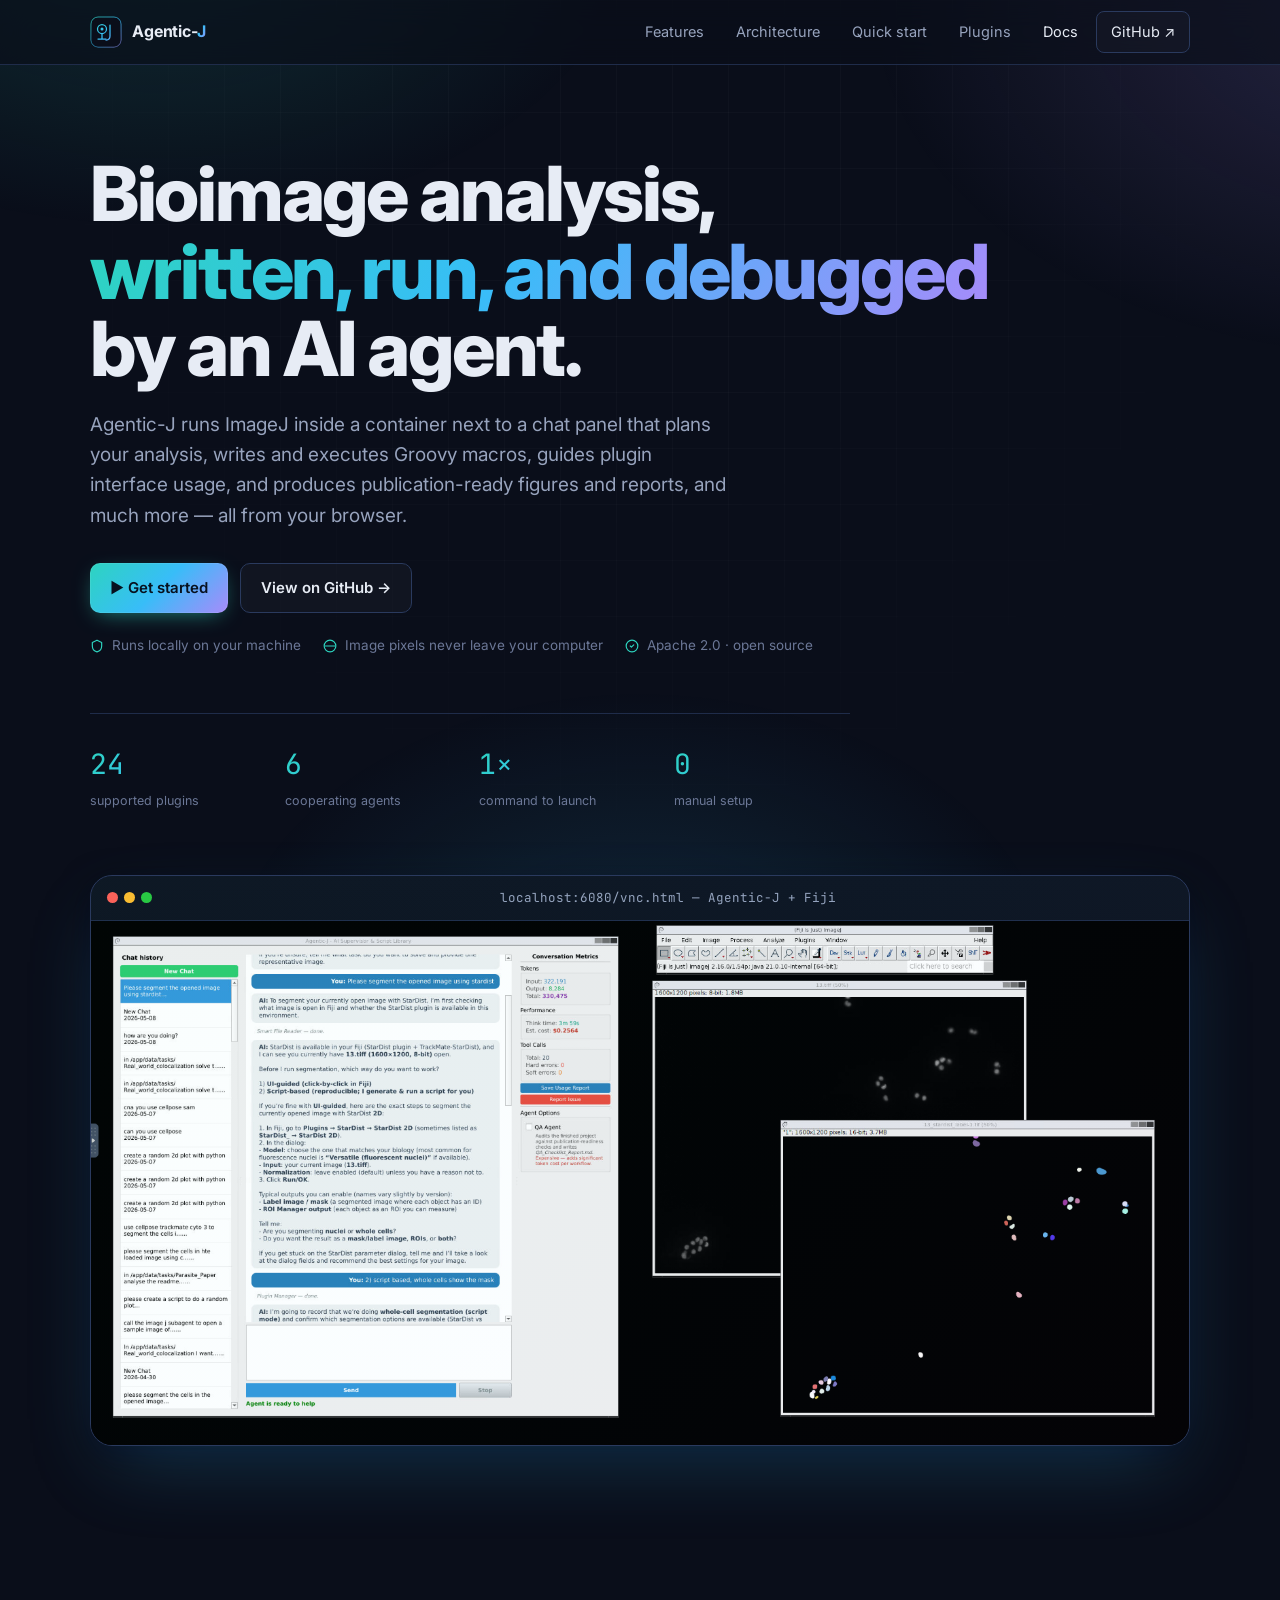
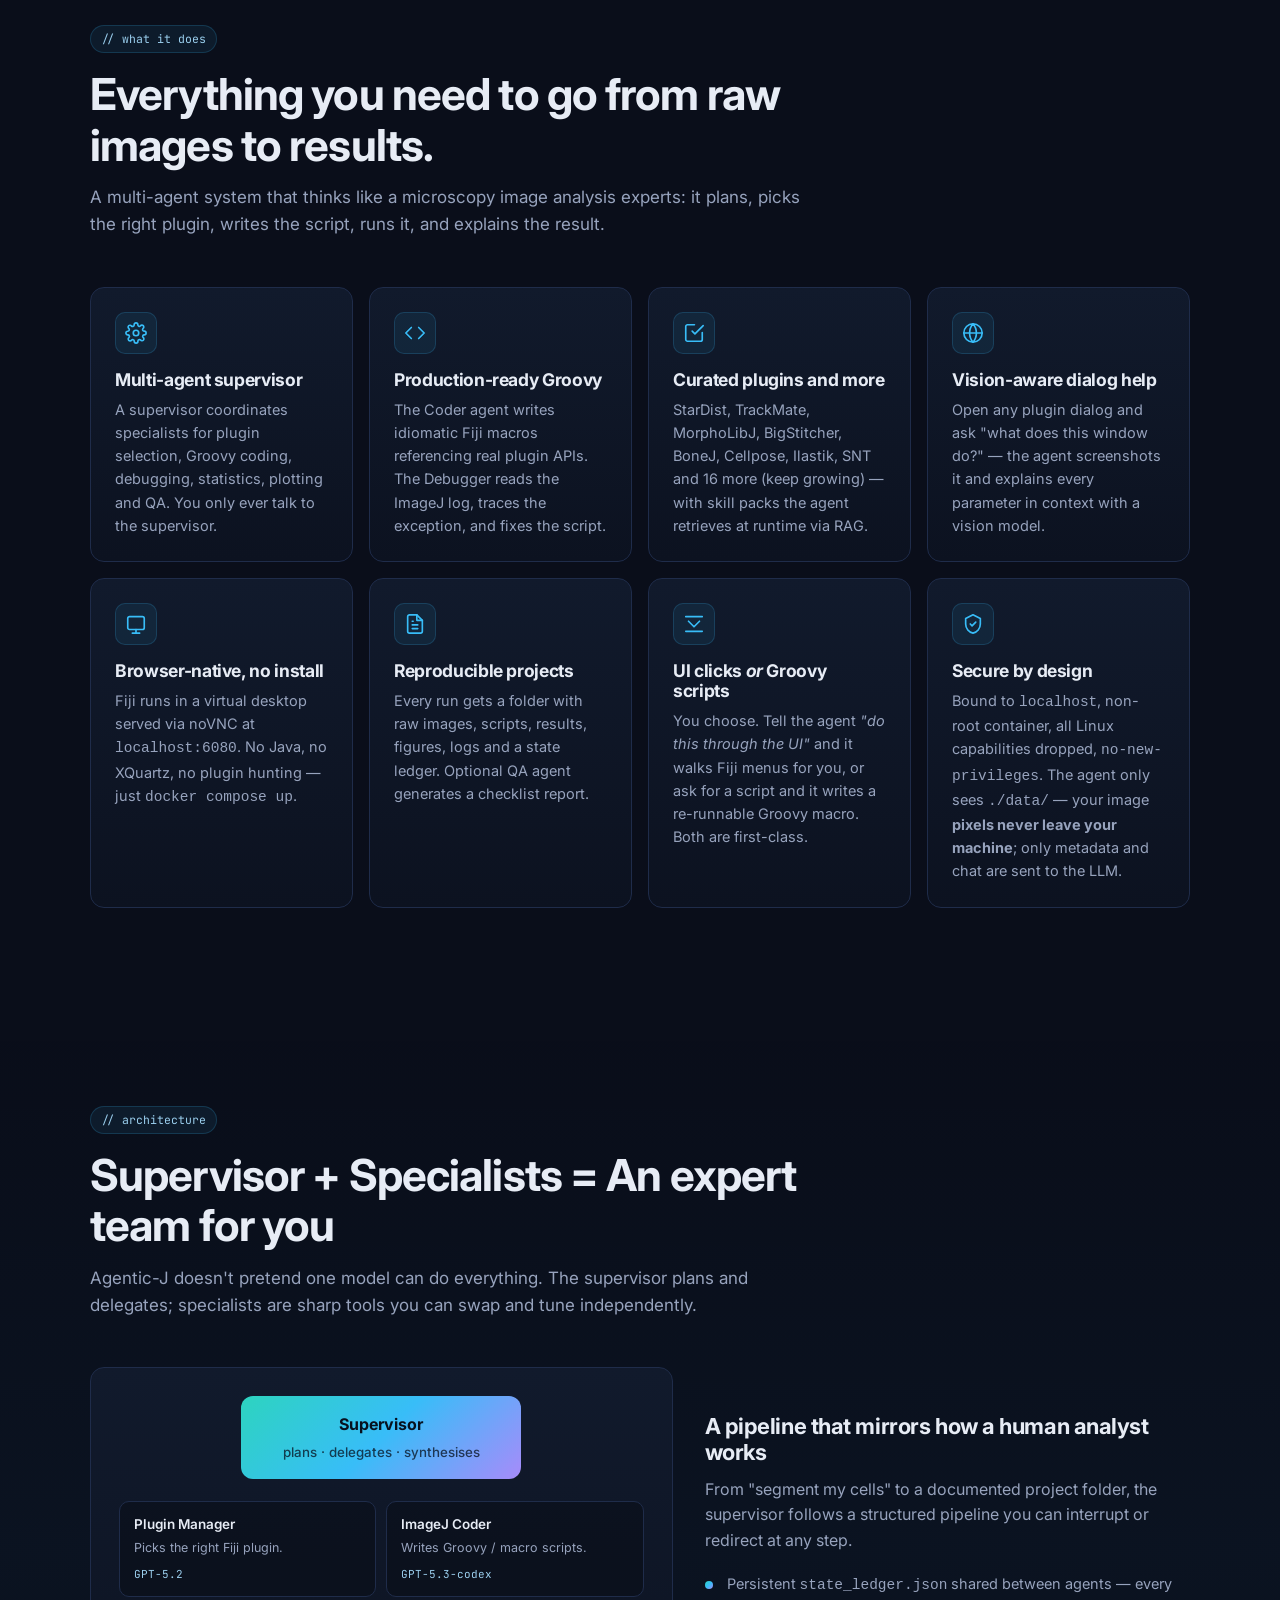
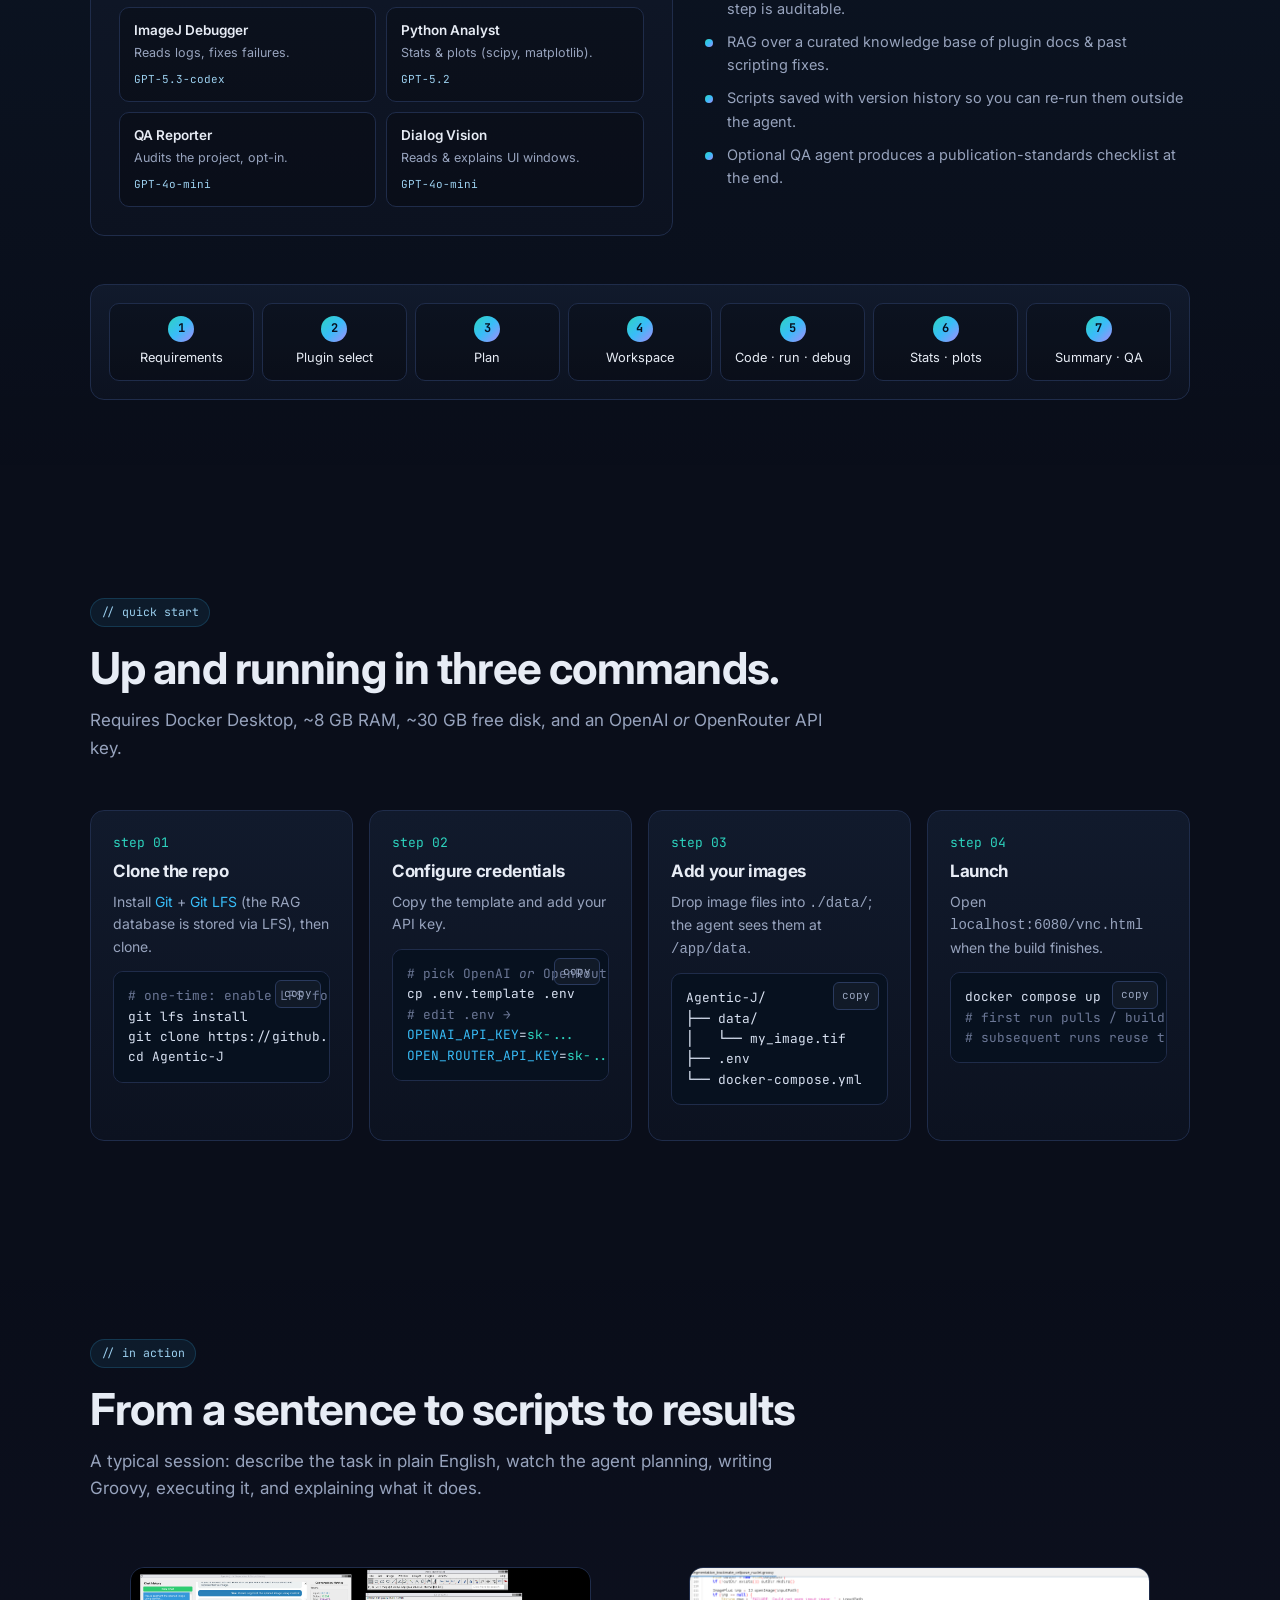
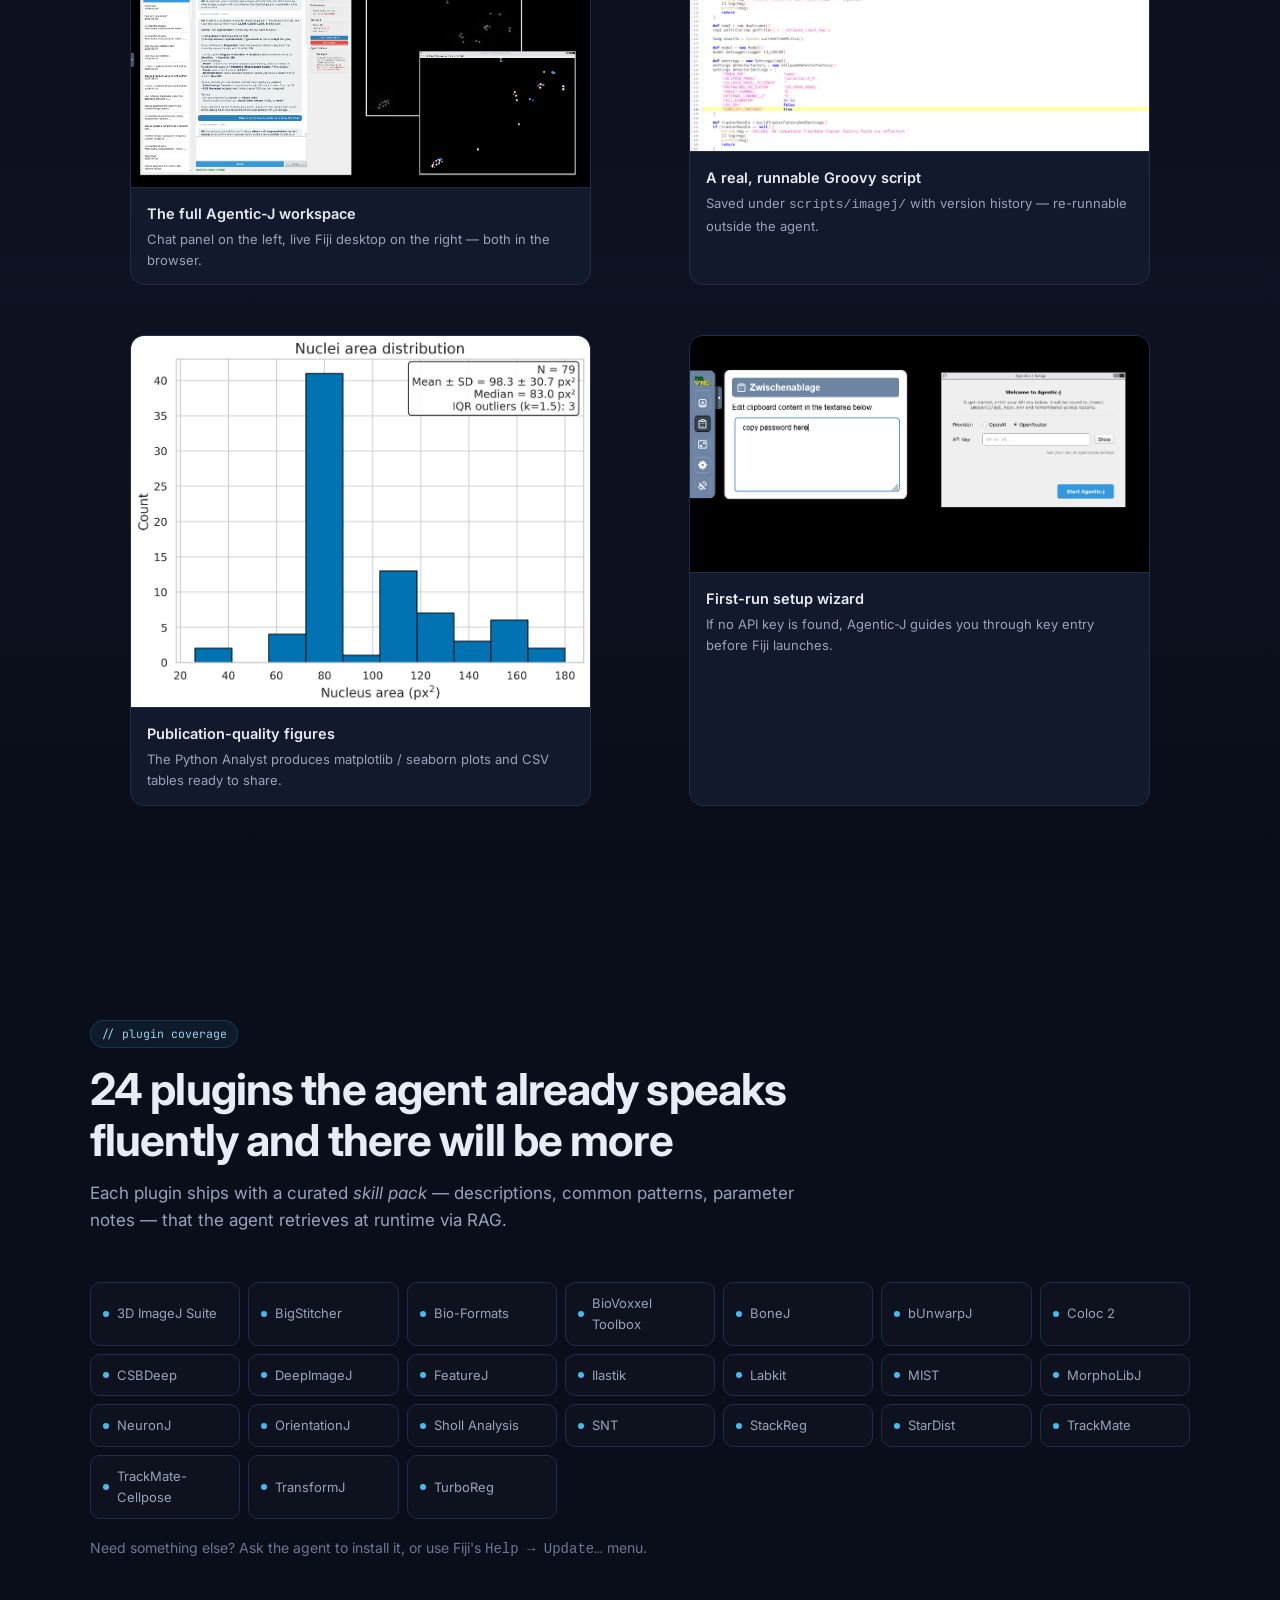
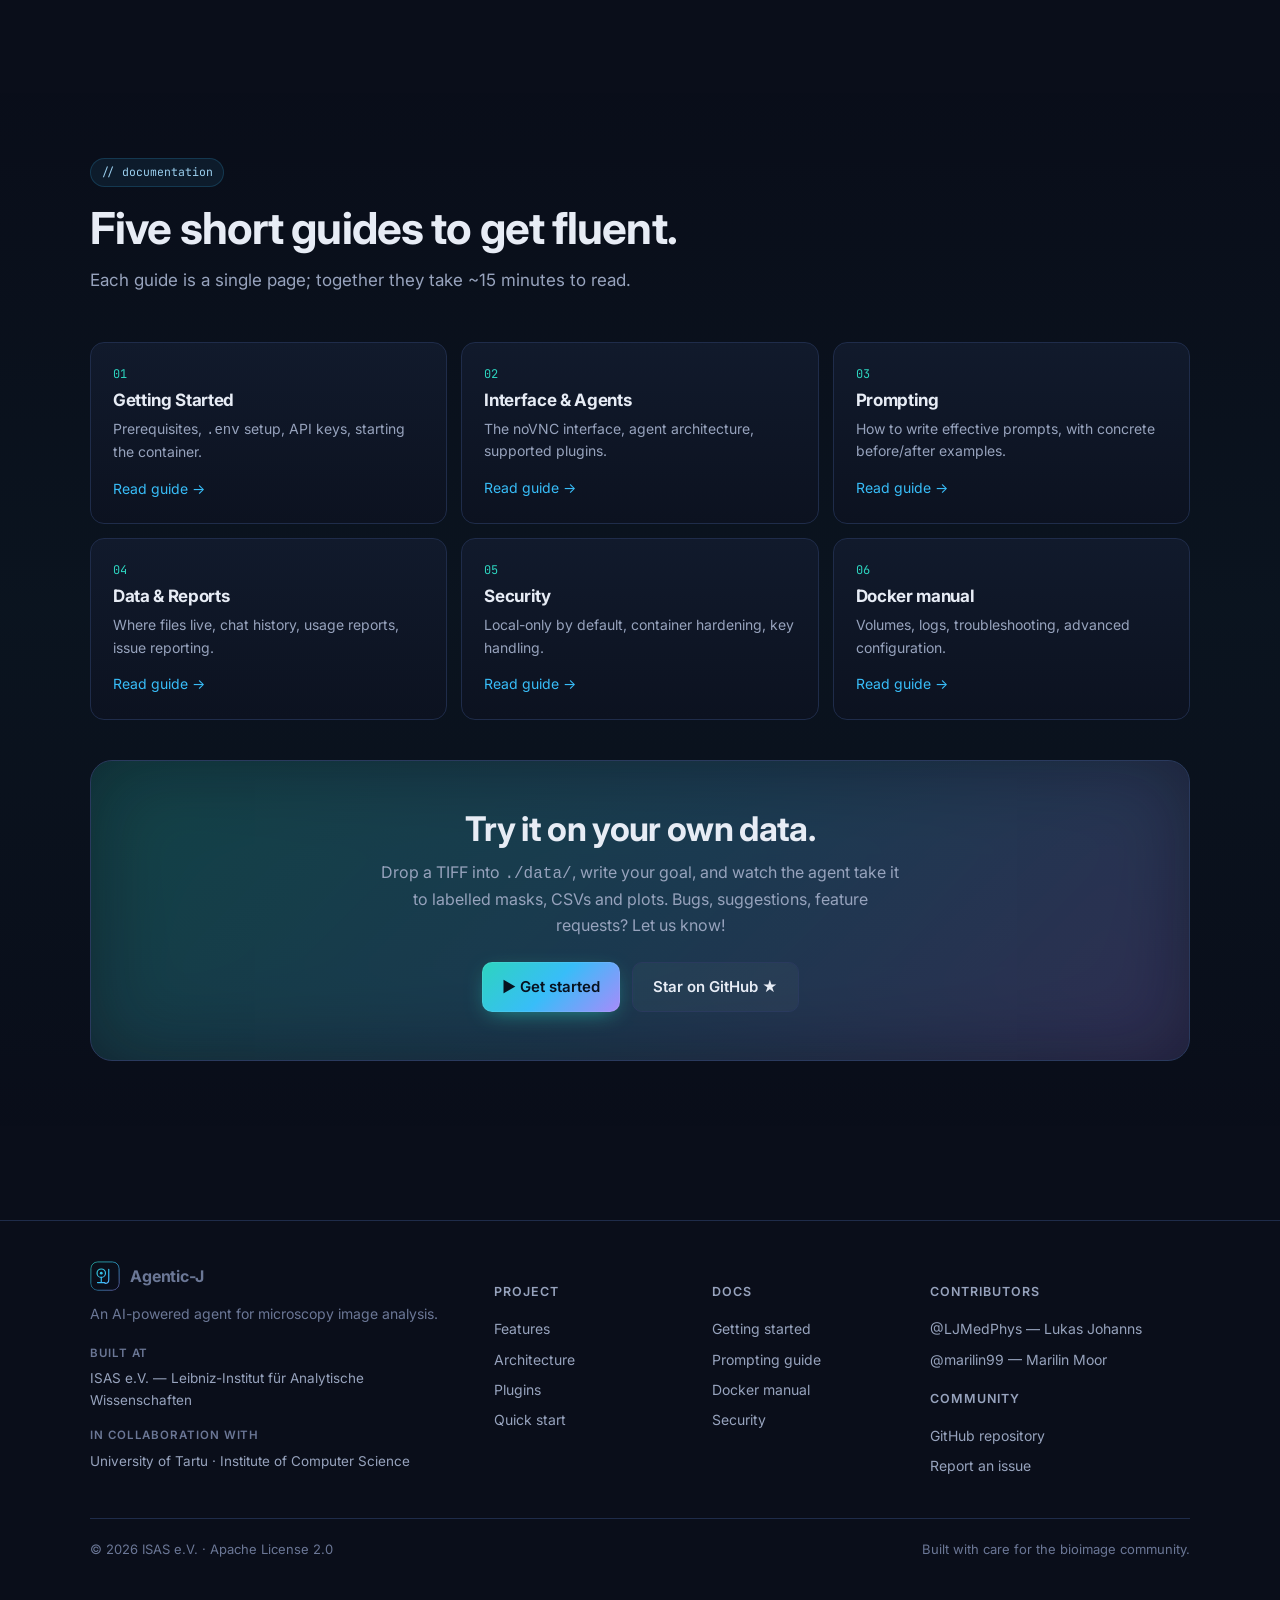
<file: website/index.html>
<!doctype html>
<html lang="en">
<head>
<meta charset="utf-8" />
<meta name="viewport" content="width=device-width,initial-scale=1" />
<meta name="color-scheme" content="dark" />
<title>Agentic-J — AI Agent for Microscopy Image Analysis from Exploration to Publication</title>
<meta name="description" content="Agentic-J is an AI-powered agent running ImageJ inside a container together with an LLM-driven chat panel that can plan analyses, write and execute Groovy macros, install plugins, report results, and much more." />

<!-- Open Graph -->
<meta property="og:title" content="Agentic-J — AI-powered agent for microscopy image analysis" />
<meta property="og:description" content="Plan analyses, write & run Groovy macros, install plugins, report results — from a chat panel running next to a real ImageJ/Fiji desktop in your browser." />
<meta property="og:type" content="website" />
<meta name="twitter:card" content="summary_large_image" />

<link rel="icon" type="image/svg+xml" href="assets/favicon.svg" />

<!-- Fonts (with safe fallbacks defined in CSS) -->
<link rel="preconnect" href="https://fonts.googleapis.com">
<link rel="preconnect" href="https://fonts.gstatic.com" crossorigin>
<link href="https://fonts.googleapis.com/css2?family=Inter:wght@400;500;600;700;800&family=JetBrains+Mono:wght@400;500;600&display=swap" rel="stylesheet">

<link rel="stylesheet" href="css/styles.css" />
</head>
<body>

<!-- Backdrops -->
<div class="bg-mesh" aria-hidden="true"></div>
<div class="bg-grid" aria-hidden="true"></div>

<!-- Navbar -->
<header class="nav">
  <div class="container nav-inner">
    <a href="#" class="brand" aria-label="Agentic-J home">
      <img src="assets/logo.svg" alt="" class="brand-logo" />
      <span class="brand-name">Agentic-<span>J</span></span>
    </a>
    <nav class="nav-links" aria-label="primary">
      <a href="#features">Features</a>
      <a href="#architecture">Architecture</a>
      <a href="#quickstart">Quick start</a>
      <a href="#plugins">Plugins</a>
      <a href="#docs">Docs</a>
      <a href="https://github.com/MMV-Lab/Agentic-J" target="_blank" rel="noopener" class="nav-cta">GitHub ↗</a>
    </nav>
  </div>
</header>

<main>

<!-- =================== HERO =================== -->
<section class="hero">
  <div class="container">
    <h1 class="reveal">
      Bioimage analysis,<br/>
      <span class="grad">written, run, and debugged</span><br/>
      by an AI agent.
    </h1>

    <p class="lead reveal">
      Agentic-J runs ImageJ inside a container next to a chat panel that plans your analysis,
      writes and executes Groovy macros, guides plugin interface usage, and produces
      publication-ready figures and reports, and much more — all from your browser.
    </p>

    <div class="hero-actions reveal">
      <a class="btn btn-primary" href="#quickstart">▶ Get started</a>
      <a class="btn btn-ghost" href="https://github.com/MMV-Lab/Agentic-J" target="_blank" rel="noopener">View on GitHub →</a>
    </div>

    <p class="trust reveal" aria-label="Privacy and security highlights">
      <span><svg viewBox="0 0 24 24" width="14" height="14" fill="none" stroke="currentColor" stroke-width="2" stroke-linecap="round" stroke-linejoin="round"><path d="M12 2 4 6v6c0 5 3.5 9 8 10 4.5-1 8-5 8-10V6z"/></svg> Runs locally on your machine</span>
      <span><svg viewBox="0 0 24 24" width="14" height="14" fill="none" stroke="currentColor" stroke-width="2" stroke-linecap="round" stroke-linejoin="round"><circle cx="12" cy="12" r="10"/><path d="M4 12h16"/></svg> Image pixels never leave your computer</span>
      <span><svg viewBox="0 0 24 24" width="14" height="14" fill="none" stroke="currentColor" stroke-width="2" stroke-linecap="round" stroke-linejoin="round"><path d="m9 12 2 2 4-4"/><circle cx="12" cy="12" r="10"/></svg> Apache 2.0 · open source</span>
    </p>

    <div class="hero-stats reveal">
      <div class="stat"><div class="num">24</div><div class="lbl">supported plugins</div></div>
      <div class="stat"><div class="num">6</div><div class="lbl">cooperating agents</div></div>
      <div class="stat"><div class="num">1×</div><div class="lbl">command to launch</div></div>
      <div class="stat"><div class="num">0</div><div class="lbl">manual setup</div></div>
    </div>

    <!-- Hero screenshot — chat + Fiji -->
    <div class="hero-visual reveal">
      <figure class="window window-shot">
        <div class="win-bar">
          <div class="dots"><i></i><i></i><i></i></div>
          <div class="url">localhost:6080/vnc.html — Agentic-J + Fiji</div>
        </div>
        <img src="images/01_chat_and_fiji.png" alt="Agentic-J chat panel next to a live Fiji desktop in the browser" />
      </figure>
    </div>
  </div>
</section>

<!-- =================== FEATURES =================== -->
<section id="features">
  <div class="container">
    <div class="section-head reveal">
      <span class="section-tag">// what it does</span>
      <h2 class="section-title">Everything you need to go from raw images to results.</h2>
      <p class="section-sub">
        A multi-agent system that thinks like a microscopy image analysis experts: it plans, picks the right
        plugin, writes the script, runs it, and explains the result.
      </p>
    </div>

    <div class="features">
      <div class="feature reveal">
        <div class="ico">
          <svg width="22" height="22" viewBox="0 0 24 24" fill="none" stroke="currentColor" stroke-width="1.8" stroke-linecap="round" stroke-linejoin="round"><circle cx="12" cy="12" r="3"/><path d="M19.4 15a1.7 1.7 0 0 0 .3 1.8l.1.1a2 2 0 1 1-2.8 2.8l-.1-.1a1.7 1.7 0 0 0-1.8-.3 1.7 1.7 0 0 0-1 1.5V21a2 2 0 1 1-4 0v-.1a1.7 1.7 0 0 0-1.1-1.5 1.7 1.7 0 0 0-1.8.3l-.1.1a2 2 0 1 1-2.8-2.8l.1-.1a1.7 1.7 0 0 0 .3-1.8 1.7 1.7 0 0 0-1.5-1H3a2 2 0 1 1 0-4h.1a1.7 1.7 0 0 0 1.5-1.1 1.7 1.7 0 0 0-.3-1.8l-.1-.1a2 2 0 1 1 2.8-2.8l.1.1a1.7 1.7 0 0 0 1.8.3H9a1.7 1.7 0 0 0 1-1.5V3a2 2 0 1 1 4 0v.1a1.7 1.7 0 0 0 1 1.5 1.7 1.7 0 0 0 1.8-.3l.1-.1a2 2 0 1 1 2.8 2.8l-.1.1a1.7 1.7 0 0 0-.3 1.8V9a1.7 1.7 0 0 0 1.5 1H21a2 2 0 1 1 0 4h-.1a1.7 1.7 0 0 0-1.5 1Z"/></svg>
        </div>
        <h3>Multi-agent supervisor</h3>
        <p>A supervisor coordinates specialists for plugin selection, Groovy coding, debugging, statistics, plotting and QA. You only ever talk to the supervisor.</p>
      </div>

      <div class="feature reveal">
        <div class="ico">
          <svg width="22" height="22" viewBox="0 0 24 24" fill="none" stroke="currentColor" stroke-width="1.8" stroke-linecap="round" stroke-linejoin="round"><polyline points="16 18 22 12 16 6"/><polyline points="8 6 2 12 8 18"/></svg>
        </div>
        <h3>Production-ready Groovy</h3>
        <p>The Coder agent writes idiomatic Fiji macros referencing real plugin APIs. The Debugger reads the ImageJ log, traces the exception, and fixes the script.</p>
      </div>

      <div class="feature reveal">
        <div class="ico">
          <svg width="22" height="22" viewBox="0 0 24 24" fill="none" stroke="currentColor" stroke-width="1.8" stroke-linecap="round" stroke-linejoin="round"><path d="M21 11.5V19a2 2 0 0 1-2 2H5a2 2 0 0 1-2-2V5a2 2 0 0 1 2-2h7.5"/><path d="m22 4-9 9-3-3"/></svg>
        </div>
        <h3>Curated plugins and more</h3>
        <p>StarDist, TrackMate, MorphoLibJ, BigStitcher, BoneJ, Cellpose, Ilastik, SNT and 16 more (keep growing) — with skill packs the agent retrieves at runtime via RAG.</p>
      </div>

      <div class="feature reveal">
        <div class="ico">
          <svg width="22" height="22" viewBox="0 0 24 24" fill="none" stroke="currentColor" stroke-width="1.8" stroke-linecap="round" stroke-linejoin="round"><circle cx="12" cy="12" r="10"/><path d="M2 12h20M12 2a15.3 15.3 0 0 1 0 20M12 2a15.3 15.3 0 0 0 0 20"/></svg>
        </div>
        <h3>Vision-aware dialog help</h3>
        <p>Open any plugin dialog and ask "what does this window do?" — the agent screenshots it and explains every parameter in context with a vision model.</p>
      </div>

      <div class="feature reveal">
        <div class="ico">
          <svg width="22" height="22" viewBox="0 0 24 24" fill="none" stroke="currentColor" stroke-width="1.8" stroke-linecap="round" stroke-linejoin="round"><rect x="3" y="4" width="18" height="14" rx="2"/><path d="M8 22h8M12 18v4"/></svg>
        </div>
        <h3>Browser-native, no install</h3>
        <p>Fiji runs in a virtual desktop served via noVNC at <code>localhost:6080</code>. No Java, no XQuartz, no plugin hunting — just <code>docker compose up</code>.</p>
      </div>

      <div class="feature reveal">
        <div class="ico">
          <svg width="22" height="22" viewBox="0 0 24 24" fill="none" stroke="currentColor" stroke-width="1.8" stroke-linecap="round" stroke-linejoin="round"><path d="M14 2H6a2 2 0 0 0-2 2v16a2 2 0 0 0 2 2h12a2 2 0 0 0 2-2V8z"/><polyline points="14 2 14 8 20 8"/><path d="M9 13h6M9 17h6M9 9h1"/></svg>
        </div>
        <h3>Reproducible projects</h3>
        <p>Every run gets a folder with raw images, scripts, results, figures, logs and a state ledger. Optional QA agent generates a checklist report.</p>
      </div>

      <div class="feature reveal">
        <div class="ico">
          <svg width="22" height="22" viewBox="0 0 24 24" fill="none" stroke="currentColor" stroke-width="1.8" stroke-linecap="round" stroke-linejoin="round"><path d="m6 9 6 6 6-6"/><path d="M3 4h18"/><path d="M3 20h18"/></svg>
        </div>
        <h3>UI clicks <em>or</em> Groovy scripts</h3>
        <p>You choose. Tell the agent <em>"do this through the UI"</em> and it walks Fiji menus for you, or ask for a script and it writes a re-runnable Groovy macro. Both are first-class.</p>
      </div>

      <div class="feature reveal">
        <div class="ico">
          <svg width="22" height="22" viewBox="0 0 24 24" fill="none" stroke="currentColor" stroke-width="1.8" stroke-linecap="round" stroke-linejoin="round"><path d="M12 2 4 6v6c0 5 3.5 9 8 10 4.5-1 8-5 8-10V6z"/><path d="m9 12 2 2 4-4"/></svg>
        </div>
        <h3>Secure by design</h3>
        <p>Bound to <code>localhost</code>, non-root container, all Linux capabilities dropped, <code>no-new-privileges</code>. The agent only sees <code>./data/</code> — your image <strong>pixels never leave your machine</strong>; only metadata and chat are sent to the LLM.</p>
      </div>
    </div>
  </div>
</section>

<!-- =================== ARCHITECTURE =================== -->
<section id="architecture" style="background: linear-gradient(180deg, transparent, rgba(56,189,248,.03), transparent);">
  <div class="container">
    <div class="section-head reveal">
      <span class="section-tag">// architecture</span>
      <h2 class="section-title">Supervisor + Specialists = An expert team for you</h2>
      <p class="section-sub">
        Agentic-J doesn't pretend one model can do everything. The supervisor plans and
        delegates; specialists are sharp tools you can swap and tune independently.
      </p>
    </div>

    <div class="arch">
      <div class="arch-diagram reveal">
        <div class="arch-supervisor">
          Supervisor
          <small>plans · delegates · synthesises</small>
        </div>
        <div class="arch-specialists">
          <div class="spec">
            <span class="name">Plugin Manager</span>
            <span class="role">Picks the right Fiji plugin.</span>
            <span class="model">GPT-5.2</span>
          </div>
          <div class="spec">
            <span class="name">ImageJ Coder</span>
            <span class="role">Writes Groovy / macro scripts.</span>
            <span class="model">GPT-5.3-codex</span>
          </div>
          <div class="spec">
            <span class="name">ImageJ Debugger</span>
            <span class="role">Reads logs, fixes failures.</span>
            <span class="model">GPT-5.3-codex</span>
          </div>
          <div class="spec">
            <span class="name">Python Analyst</span>
            <span class="role">Stats &amp; plots (scipy, matplotlib).</span>
            <span class="model">GPT-5.2</span>
          </div>
          <div class="spec">
            <span class="name">QA Reporter</span>
            <span class="role">Audits the project, opt-in.</span>
            <span class="model">GPT-4o-mini</span>
          </div>
          <div class="spec">
            <span class="name">Dialog Vision</span>
            <span class="role">Reads &amp; explains UI windows.</span>
            <span class="model">GPT-4o-mini</span>
          </div>
        </div>
      </div>

      <div class="arch-text reveal">
        <h3>A pipeline that mirrors how a human analyst works</h3>
        <p>From "segment my cells" to a documented project folder, the supervisor follows a structured pipeline you can interrupt or redirect at any step.</p>
        <ul class="arch-list">
          <li>Persistent <code>state_ledger.json</code> shared between agents — every step is auditable.</li>
          <li>RAG over a curated knowledge base of plugin docs &amp; past scripting fixes.</li>
          <li>Scripts saved with version history so you can re-run them outside the agent.</li>
          <li>Optional QA agent produces a publication-standards checklist at the end.</li>
        </ul>
      </div>
    </div>

    <div style="margin-top:48px" class="reveal">
      <div class="pipeline">
        <div class="step"><span class="n">1</span>Requirements</div>
        <div class="step"><span class="n">2</span>Plugin select</div>
        <div class="step"><span class="n">3</span>Plan</div>
        <div class="step"><span class="n">4</span>Workspace</div>
        <div class="step"><span class="n">5</span>Code · run · debug</div>
        <div class="step"><span class="n">6</span>Stats · plots</div>
        <div class="step"><span class="n">7</span>Summary · QA</div>
      </div>
    </div>
  </div>
</section>

<!-- =================== QUICK START =================== -->
<section id="quickstart">
  <div class="container">
    <div class="section-head reveal">
      <span class="section-tag">// quick start</span>
      <h2 class="section-title">Up and running in three commands.</h2>
      <p class="section-sub">Requires Docker Desktop, ~8 GB RAM, ~30 GB free disk, and an OpenAI <em>or</em> OpenRouter API key.</p>
    </div>

    <div class="qs-grid">
      <div class="qs-step reveal">
        <span class="num">step 01</span>
        <h4>Clone the repo</h4>
        <p>Install <a href="https://git-scm.com/downloads" target="_blank" rel="noopener" style="color:var(--accent-2)">Git</a> + <a href="https://git-lfs.com/" target="_blank" rel="noopener" style="color:var(--accent-2)">Git LFS</a> (the RAG database is stored via LFS), then clone.</p>
        <pre class="code"><button class="copy" data-copy>copy</button><span class="tok-c"># one-time: enable LFS for your user</span>
git lfs install
git clone https://github.com/MMV-Lab/Agentic-J.git Agentic-J
cd Agentic-J</pre>
      </div>

      <div class="qs-step reveal">
        <span class="num">step 02</span>
        <h4>Configure credentials</h4>
        <p>Copy the template and add your API key.</p>
        <pre class="code"><button class="copy" data-copy>copy</button><span class="tok-c"># pick OpenAI <em>or</em> OpenRouter</span>
cp .env.template .env
<span class="tok-c"># edit .env →</span>
<span class="tok-v">OPENAI_API_KEY</span>=<span class="tok-s">sk-...</span>
<span class="tok-v">OPEN_ROUTER_API_KEY</span>=<span class="tok-s">sk-...</span></pre>
      </div>

      <div class="qs-step reveal">
        <span class="num">step 03</span>
        <h4>Add your images</h4>
        <p>Drop image files into <code>./data/</code>; the agent sees them at <code>/app/data</code>.</p>
        <pre class="code"><button class="copy" data-copy>copy</button>Agentic-J/
├── data/
│   └── my_image.tif
├── .env
└── docker-compose.yml</pre>
      </div>

      <div class="qs-step reveal">
        <span class="num">step 04</span>
        <h4>Launch</h4>
        <p>Open <code>localhost:6080/vnc.html</code> when the build finishes.</p>
        <pre class="code"><button class="copy" data-copy>copy</button>docker compose up
<span class="tok-c"># first run pulls / builds the image</span>
<span class="tok-c"># subsequent runs reuse the cache</span></pre>
      </div>
    </div>
  </div>
</section>

<!-- =================== SCREENSHOTS =================== -->
<section id="screenshots" style="background: linear-gradient(180deg, transparent, rgba(167,139,250,.03), transparent);">
  <div class="container">
    <div class="section-head reveal">
      <span class="section-tag">// in action</span>
      <h2 class="section-title">From a sentence to scripts to results</h2>
      <p class="section-sub">A typical session: describe the task in plain English, watch the agent planning, writing Groovy, executing it, and explaining what it does.</p>
    </div>

    <div class="shots">
      <figure class="shot reveal">
        <!-- Replace src once images are dropped into website/images/ -->
        <img src="images/01_chat_and_fiji.png" alt="The full Agentic-J workspace" />
        <figcaption class="caption">
          <span class="ttl">The full Agentic-J workspace</span>
          <span class="sub">Chat panel on the left, live Fiji desktop on the right — both in the browser.</span>
        </figcaption>
      </figure>

      <figure class="shot reveal">
        <img src="images/02_generated_script.png" alt="A generated Groovy script" />
        <figcaption class="caption">
          <span class="ttl">A real, runnable Groovy script</span>
          <span class="sub">Saved under <code>scripts/imagej/</code> with version history — re-runnable outside the agent.</span>
        </figcaption>
      </figure>

      <figure class="shot reveal">
        <img src="images/03_results_plots.png" alt="Stats and plots" />
        <figcaption class="caption">
          <span class="ttl">Publication-quality figures</span>
          <span class="sub">The Python Analyst produces matplotlib / seaborn plots and CSV tables ready to share.</span>
        </figcaption>
      </figure>

      <figure class="shot reveal">
        <img src="images/04_setup_wizard.png" alt="First-run setup wizard" />
        <figcaption class="caption">
          <span class="ttl">First-run setup wizard</span>
          <span class="sub">If no API key is found, Agentic-J guides you through key entry before Fiji launches.</span>
        </figcaption>
      </figure>
    </div>
  </div>
</section>

<!-- =================== PLUGINS =================== -->
<section id="plugins">
  <div class="container">
    <div class="section-head reveal">
      <span class="section-tag">// plugin coverage</span>
      <h2 class="section-title">24 plugins the agent already speaks fluently and there will be more</h2>
      <p class="section-sub">Each plugin ships with a curated <em>skill pack</em> — descriptions, common patterns, parameter notes — that the agent retrieves at runtime via RAG.</p>
    </div>
    <div class="plugins reveal">
      <div class="plugin"><span class="dot"></span>3D ImageJ Suite</div>
      <div class="plugin"><span class="dot"></span>BigStitcher</div>
      <div class="plugin"><span class="dot"></span>Bio-Formats</div>
      <div class="plugin"><span class="dot"></span>BioVoxxel Toolbox</div>
      <div class="plugin"><span class="dot"></span>BoneJ</div>
      <div class="plugin"><span class="dot"></span>bUnwarpJ</div>
      <div class="plugin"><span class="dot"></span>Coloc 2</div>
      <div class="plugin"><span class="dot"></span>CSBDeep</div>
      <div class="plugin"><span class="dot"></span>DeepImageJ</div>
      <div class="plugin"><span class="dot"></span>FeatureJ</div>
      <div class="plugin"><span class="dot"></span>Ilastik</div>
      <div class="plugin"><span class="dot"></span>Labkit</div>
      <div class="plugin"><span class="dot"></span>MIST</div>
      <div class="plugin"><span class="dot"></span>MorphoLibJ</div>
      <div class="plugin"><span class="dot"></span>NeuronJ</div>
      <div class="plugin"><span class="dot"></span>OrientationJ</div>
      <div class="plugin"><span class="dot"></span>Sholl Analysis</div>
      <div class="plugin"><span class="dot"></span>SNT</div>
      <div class="plugin"><span class="dot"></span>StackReg</div>
      <div class="plugin"><span class="dot"></span>StarDist</div>
      <div class="plugin"><span class="dot"></span>TrackMate</div>
      <div class="plugin"><span class="dot"></span>TrackMate-Cellpose</div>
      <div class="plugin"><span class="dot"></span>TransformJ</div>
      <div class="plugin"><span class="dot"></span>TurboReg</div>
    </div>
    <p class="reveal" style="margin-top:18px;color:var(--text-faint);font-size:14px">
      Need something else? Ask the agent to install it, or use Fiji's <code>Help → Update…</code> menu.
    </p>
  </div>
</section>

<!-- =================== DOCS =================== -->
<section id="docs" style="background: linear-gradient(180deg, transparent, rgba(45,212,191,.03), transparent);">
  <div class="container">
    <div class="section-head reveal">
      <span class="section-tag">// documentation</span>
      <h2 class="section-title">Five short guides to get fluent.</h2>
      <p class="section-sub">Each guide is a single page; together they take ~15 minutes to read.</p>
    </div>

    <div class="doc-grid">
      <a class="doc-card reveal" href="https://github.com/MMV-Lab/Agentic-J/blob/main/user_guide/01_getting_started.md" target="_blank" rel="noopener">
        <span class="num">01</span>
        <h4>Getting Started</h4>
        <p>Prerequisites, <code>.env</code> setup, API keys, starting the container.</p>
        <span class="arrow">Read guide →</span>
      </a>
      <a class="doc-card reveal" href="https://github.com/MMV-Lab/Agentic-J/blob/main/user_guide/02_interface_and_agents.md" target="_blank" rel="noopener">
        <span class="num">02</span>
        <h4>Interface &amp; Agents</h4>
        <p>The noVNC interface, agent architecture, supported plugins.</p>
        <span class="arrow">Read guide →</span>
      </a>
      <a class="doc-card reveal" href="https://github.com/MMV-Lab/Agentic-J/blob/main/user_guide/03_prompting.md" target="_blank" rel="noopener">
        <span class="num">03</span>
        <h4>Prompting</h4>
        <p>How to write effective prompts, with concrete before/after examples.</p>
        <span class="arrow">Read guide →</span>
      </a>
      <a class="doc-card reveal" href="https://github.com/MMV-Lab/Agentic-J/blob/main/user_guide/04_data_history_and_reports.md" target="_blank" rel="noopener">
        <span class="num">04</span>
        <h4>Data &amp; Reports</h4>
        <p>Where files live, chat history, usage reports, issue reporting.</p>
        <span class="arrow">Read guide →</span>
      </a>
      <a class="doc-card reveal" href="https://github.com/MMV-Lab/Agentic-J/blob/main/user_guide/05_security.md" target="_blank" rel="noopener">
        <span class="num">05</span>
        <h4>Security</h4>
        <p>Local-only by default, container hardening, key handling.</p>
        <span class="arrow">Read guide →</span>
      </a>
      <a class="doc-card reveal" href="https://github.com/MMV-Lab/Agentic-J/blob/main/DOCKER_MANUAL.md" target="_blank" rel="noopener">
        <span class="num">06</span>
        <h4>Docker manual</h4>
        <p>Volumes, logs, troubleshooting, advanced configuration.</p>
        <span class="arrow">Read guide →</span>
      </a>
    </div>

    <div class="cta-band reveal">
      <h3>Try it on your own data.</h3>
      <p>Drop a TIFF into <code>./data/</code>, write your goal, and watch the agent take it to labelled masks, CSVs and plots. Bugs, suggestions, feature requests? Let us know!</p>
      <div class="actions">
        <a class="btn btn-primary" href="#quickstart">▶ Get started</a>
        <a class="btn btn-ghost" href="https://github.com/MMV-Lab/Agentic-J" target="_blank" rel="noopener">Star on GitHub ★</a>
      </div>
    </div>
  </div>
</section>

</main>

<!-- =================== FOOTER =================== -->
<footer>
  <div class="container">
    <div class="foot-grid">
      <div class="foot-brand">
        <div class="brand-row" style="margin-bottom:12px">
          <img src="assets/logo.svg" alt="" />
          <strong>Agentic-J</strong>
        </div>
        <p style="font-size:14px;max-width:360px">
          An AI-powered agent for microscopy image analysis.
        </p>

        <div class="affiliations">
          <h5>Built at</h5>
          <a href="https://www.isas.de/" target="_blank" rel="noopener">ISAS e.V. — Leibniz-Institut für Analytische Wissenschaften</a>
          <h5 style="margin-top:14px">In collaboration with</h5>
          <a href="https://cs.ut.ee/en" target="_blank" rel="noopener">University of Tartu · Institute of Computer Science</a>
        </div>
      </div>

      <div>
        <h5>Project</h5>
        <a href="#features">Features</a>
        <a href="#architecture">Architecture</a>
        <a href="#plugins">Plugins</a>
        <a href="#quickstart">Quick start</a>
      </div>

      <div>
        <h5>Docs</h5>
        <a href="https://github.com/MMV-Lab/Agentic-J/blob/main/user_guide/01_getting_started.md" target="_blank" rel="noopener">Getting started</a>
        <a href="https://github.com/MMV-Lab/Agentic-J/blob/main/user_guide/03_prompting.md" target="_blank" rel="noopener">Prompting guide</a>
        <a href="https://github.com/MMV-Lab/Agentic-J/blob/main/DOCKER_MANUAL.md" target="_blank" rel="noopener">Docker manual</a>
        <a href="https://github.com/MMV-Lab/Agentic-J/blob/main/user_guide/05_security.md" target="_blank" rel="noopener">Security</a>
      </div>

      <div>
        <h5>Contributors</h5>
        <a href="https://github.com/LJMedPhys" target="_blank" rel="noopener">@LJMedPhys — Lukas Johanns</a>
        <a href="https://github.com/marilin99" target="_blank" rel="noopener">@marilin99 — Marilin Moor</a>
        <h5 style="margin-top:14px">Community</h5>
        <a href="https://github.com/MMV-Lab/Agentic-J" target="_blank" rel="noopener">GitHub repository</a>
        <a href="mailto:agentj.help@gmail.com">Report an issue</a>
      </div>
    </div>
    <div class="foot-bottom">
      <span>© 2026 ISAS e.V. · Apache License 2.0</span>
      <span>Built with care for the bioimage community.</span>
    </div>
  </div>
</footer>

<script src="js/main.js"></script>
</body>
</html>
</file>
<file: docs/css/styles.css>
/* =========================================================
   Agentic-J — Landing page
   "Ink & instrument": monochrome line-art taken from the
   Agentic-J logo — black ink, white outlines, serif letters.
   ========================================================= */

/* ---------- Tokens ---------- */
:root {
  --ink:        #0a0a0a;
  --ink-2:      #111111;
  --ink-3:      #181818;
  --paper:      #f2efe8;
  --paper-2:    #e7e3da;

  --text:       #f3f2ee;
  --muted:      #a6a5a0;
  --faint:      #6f6e6a;

  --line:       rgba(255, 255, 255, .13);
  --line-2:     rgba(255, 255, 255, .26);
  --line-hard:  rgba(255, 255, 255, .88);

  /* Verdict colours — the only hues on the page, reserved for status */
  --pass: #8fd19e;
  --warn: #e8c46a;
  --fail: #ef8a80;

  --radius:    4px;
  --radius-lg: 8px;

  --font-serif: 'Open Sans', -apple-system, BlinkMacSystemFont, 'Segoe UI', Roboto, Helvetica, Arial, sans-serif;
  --font-sans:  'Open Sans', -apple-system, BlinkMacSystemFont, 'Segoe UI', Roboto, Helvetica, Arial, sans-serif;
  --font-mono:  'IBM Plex Mono', ui-monospace, SFMono-Regular, Menlo, Consolas, monospace;

  --max-w: 1200px;
  --pad: clamp(16px, 4vw, 40px);
}

/* ---------- Reset ---------- */
*, *::before, *::after { box-sizing: border-box; }
html { scroll-behavior: smooth; }
body {
  margin: 0;
  font-family: var(--font-sans);
  font-size: 16px;
  line-height: 1.62;
  color: var(--text);
  background: var(--ink);
  -webkit-font-smoothing: antialiased;
  text-rendering: optimizeLegibility;
  overflow-x: hidden;
}
a { color: inherit; text-decoration: none; }
img, svg { max-width: 100%; display: block; }
button { font: inherit; cursor: pointer; border: none; background: none; color: inherit; }
ul, ol { padding: 0; margin: 0; list-style: none; }
h1, h2, h3, h4 { margin: 0; font-weight: 600; line-height: 1.1; }
p { margin: 0; }
code {
  font-family: var(--font-mono); font-size: .88em;
  padding: 1px 5px; border-radius: 3px;
  background: rgba(255,255,255,.06); border: 1px solid var(--line);
}
::selection { background: var(--text); color: var(--ink); }
:focus-visible { outline: 1px solid var(--line-hard); outline-offset: 3px; }

/* ---------- Backdrop: faint dot lattice, like a halftone plate ---------- */
.bg-dots {
  position: fixed; inset: 0; pointer-events: none; z-index: 0;
  background-image: radial-gradient(rgba(255,255,255,.07) 1px, transparent 1.2px);
  background-size: 22px 22px;
  mask-image: radial-gradient(ellipse 80% 60% at 70% 0%, black 20%, transparent 75%);
  -webkit-mask-image: radial-gradient(ellipse 80% 60% at 70% 0%, black 20%, transparent 75%);
}
main, header, footer { position: relative; z-index: 1; }

.container { max-width: var(--max-w); margin: 0 auto; padding: 0 var(--pad); }

/* ---------- Type helpers ---------- */
.serif { font-family: var(--font-serif); }
/* Outlined letters — the logo's white-stroke-on-black wordmark */
.outline {
  color: transparent;
  -webkit-text-stroke: 1.4px var(--text);
  paint-order: stroke fill;
}
.mono { font-family: var(--font-mono); }

/* ---------- Navbar ---------- */
.nav {
  position: sticky; top: 0; z-index: 50;
  background: rgba(10, 10, 10, .82);
  backdrop-filter: blur(10px); -webkit-backdrop-filter: blur(10px);
  border-bottom: 1px solid var(--line);
}
.nav-inner { display: flex; align-items: center; justify-content: space-between; height: 64px; gap: 16px; }
.brand { display: inline-flex; align-items: center; gap: 10px; }
.brand-logo { height: 40px; width: auto; }
.brand-name { font-family: var(--font-serif); font-size: 21px; font-weight: 600; letter-spacing: .01em; }
.nav-links { display: flex; gap: 2px; align-items: center; }
.nav-links a {
  padding: 7px 11px; border-radius: var(--radius);
  color: var(--muted); font-size: 14px;
  transition: color .15s ease;
}
.nav-links a:hover, .nav-links a.active { color: var(--text); }
.nav-cta {
  margin-left: 8px;
  border: 1px solid var(--line-2) !important;
  color: var(--text) !important;
}
.nav-cta:hover { border-color: var(--line-hard) !important; }
@media (max-width: 1020px) { .nav-links a:not(.nav-cta) { display: none; } }

/* ---------- Buttons ---------- */
.btn {
  display: inline-flex; align-items: center; justify-content: center; gap: 10px;
  padding: 12px 22px; border-radius: var(--radius);
  font-weight: 500; font-size: 15px; white-space: nowrap;
  transition: background .18s ease, color .18s ease, border-color .18s ease;
}
.btn-primary { background: var(--text); color: var(--ink); border: 1px solid var(--text); }
.btn-primary:hover { background: transparent; color: var(--text); }
.btn-ghost { border: 1px solid var(--line-2); color: var(--text); }
.btn-ghost:hover { border-color: var(--line-hard); }

/* ---------- Section scaffolding ---------- */
section { padding: clamp(72px, 11vh, 120px) 0; position: relative; }
section + section { border-top: 1px solid var(--line); }
.section-head { max-width: 780px; margin-bottom: 52px; }
.fig-tag {
  display: inline-flex; align-items: center; gap: 10px;
  font-family: var(--font-mono); font-size: 12px; letter-spacing: .08em; text-transform: uppercase;
  color: var(--muted); margin-bottom: 18px;
}
.fig-tag::before { content: ''; width: 28px; height: 1px; background: var(--line-hard); }
h2.section-title {
  font-family: var(--font-serif);
  font-size: clamp(32px, 4.4vw, 56px);
  font-weight: 500; letter-spacing: -.01em; line-height: 1.05;
}
.section-sub { color: var(--muted); margin-top: 18px; font-size: 17.5px; max-width: 680px; }

/* Framed box with registration-mark corners */
.frame {
  position: relative;
  border: 1px solid var(--line);
  border-radius: var(--radius);
  background: var(--ink-2);
}
.frame::before, .frame::after {
  content: ''; position: absolute; width: 12px; height: 12px;
  border-color: var(--line-hard); border-style: solid; pointer-events: none;
}
.frame::before { top: -1px; left: -1px; border-width: 1px 0 0 1px; }
.frame::after  { bottom: -1px; right: -1px; border-width: 0 1px 1px 0; }

.pill {
  display: inline-flex; align-items: center; gap: 6px;
  font-family: var(--font-mono); font-size: 11.5px; letter-spacing: .04em;
  padding: 3px 9px; border-radius: 999px;
  border: 1px solid var(--line-2); color: var(--muted);
}
.pill.solid { background: var(--text); color: var(--ink); border-color: var(--text); }

/* ---------- Hero ---------- */
.hero { padding: clamp(48px, 8vh, 96px) 0 72px; }
.hero-grid {
  display: grid; grid-template-columns: minmax(0, 1.35fr) minmax(0, .8fr);
  gap: clamp(24px, 5vw, 72px); align-items: center;
}
@media (max-width: 900px) { .hero-grid { grid-template-columns: minmax(0, 1fr); } }
.hero h1 {
  font-family: var(--font-serif);
  font-size: clamp(42px, 6.6vw, 88px);
  font-weight: 500; letter-spacing: -.015em; line-height: 1;
}
.hero h1 em { font-style: italic; }
.hero .lead { margin-top: 26px; max-width: 620px; font-size: clamp(16.5px, 1.5vw, 19px); color: var(--muted); }
.hero .lead strong { color: var(--text); font-weight: 500; }
.hero-actions { margin-top: 34px; display: flex; gap: 12px; flex-wrap: wrap; }

.trust { margin-top: 26px; display: flex; flex-wrap: wrap; gap: 10px 24px; font-size: 13.5px; color: var(--faint); }
.trust span { display: inline-flex; align-items: center; gap: 8px; }
.trust svg { color: var(--text); flex-shrink: 0; }

.hero-logo { position: relative; justify-self: center; width: 100%; max-width: 380px; }
.hero-logo img { width: 100%; height: auto; position: relative; }
@media (max-width: 900px) { .hero-logo { order: -1; max-width: 200px; } }
.hero-logo .rings {
  position: absolute; inset: -12% -22%; z-index: 0; color: var(--line-2);
  animation: spin 120s linear infinite;
}
@keyframes spin { to { transform: rotate(360deg); } }

.scalebar {
  display: inline-flex; flex-direction: column; align-items: flex-start; gap: 4px;
  font-family: var(--font-mono); font-size: 11px; color: var(--muted);
}
.scalebar i { display: block; width: 72px; height: 4px; background: var(--text); }

.hero-stats {
  margin-top: 64px;
  display: grid; grid-template-columns: repeat(5, minmax(0, 1fr));
  border-top: 1px solid var(--line); border-bottom: 1px solid var(--line);
}
.hero-stats .stat { padding: 22px 18px 20px 0; }
.hero-stats .stat + .stat { padding-left: 18px; border-left: 1px solid var(--line); }
.hero-stats .num { font-family: var(--font-serif); font-size: 40px; line-height: 1; }
.hero-stats .lbl { font-size: 13px; color: var(--muted); margin-top: 8px; }
@media (max-width: 820px) {
  .hero-stats { grid-template-columns: repeat(2, minmax(0, 1fr)); }
  .hero-stats .stat { padding: 18px 12px 16px 0 !important; border-left: 0 !important; border-bottom: 1px solid var(--line); }
  .hero-stats .stat:nth-child(even) { padding-left: 16px !important; border-left: 1px solid var(--line) !important; }
  .hero-stats .stat:last-child { border-bottom: 0; }
}

/* Screenshot in window chrome */
.hero-visual { margin-top: 64px; }
.window { overflow: hidden; margin: 0; }
.win-bar {
  display: flex; align-items: center; gap: 10px;
  padding: 10px 14px; border-bottom: 1px solid var(--line);
}
.win-bar .dots { display: inline-flex; gap: 6px; }
.win-bar .dots i { width: 10px; height: 10px; border-radius: 999px; border: 1px solid var(--line-2); }
.win-bar .url { flex: 1; text-align: center; font-family: var(--font-mono); font-size: 12px; color: var(--faint); }
.window img { width: 100%; height: auto; display: block; }
.figcap {
  display: flex; justify-content: space-between; gap: 16px; align-items: flex-end; flex-wrap: wrap;
  margin-top: 14px; font-size: 13.5px; color: var(--faint);
}
.figcap b { color: var(--muted); font-weight: 500; font-family: var(--font-mono); font-size: 12px; letter-spacing: .06em; }

/* ---------- "What's inside" index ---------- */
.index {
  display: grid; grid-template-columns: repeat(4, minmax(0, 1fr));
  border-top: 1px solid var(--line); border-left: 1px solid var(--line);
}
@media (max-width: 980px) { .index { grid-template-columns: repeat(2, minmax(0, 1fr)); } }
@media (max-width: 520px) { .index { grid-template-columns: minmax(0, 1fr); } }
.index a {
  padding: 26px 24px 28px; min-height: 190px;
  border-right: 1px solid var(--line); border-bottom: 1px solid var(--line);
  display: flex; flex-direction: column; gap: 10px;
  transition: background .2s ease;
}
.index a:hover { background: var(--ink-2); }
.index .no { font-family: var(--font-mono); font-size: 12px; color: var(--faint); display: flex; justify-content: space-between; }
.index .no .new { color: var(--text); }
.index h3 { font-family: var(--font-serif); font-size: 24px; font-weight: 500; }
.index p { color: var(--muted); font-size: 14.5px; }
.index .go { margin-top: auto; font-size: 13px; color: var(--faint); }
.index a:hover .go { color: var(--text); }

/* ---------- Engines (Fiji / Python / napari) ---------- */
.engines { display: grid; grid-template-columns: repeat(3, minmax(0, 1fr)); gap: 20px; }
@media (max-width: 980px) { .engines { grid-template-columns: minmax(0, 1fr); } }
.engine { padding: 28px 26px 26px; display: flex; flex-direction: column; }
.engine .glyph { width: 56px; height: 56px; color: var(--text); margin-bottom: 20px; }
.engine h3 { font-family: var(--font-serif); font-size: 30px; font-weight: 500; }
.engine .kicker { font-family: var(--font-mono); font-size: 12px; color: var(--faint); margin-top: 4px; letter-spacing: .04em; }
.engine > p { color: var(--muted); font-size: 15px; margin-top: 16px; }
.engine ul { margin-top: 18px; display: flex; flex-direction: column; gap: 9px; }
.engine li { font-size: 14px; color: var(--muted); padding-left: 18px; position: relative; }
.engine li::before { content: ''; position: absolute; left: 0; top: .72em; width: 9px; height: 1px; background: var(--line-hard); }
.engine li strong { color: var(--text); font-weight: 500; }
.engine .skills { padding-top: 22px; }
.engine .skills-head { display: block; font-family: var(--font-mono); font-size: 12px; color: var(--faint); letter-spacing: .04em; margin-bottom: 10px; }

/* ---------- Code blocks ---------- */
.code {
  position: relative;
  background: #050505;
  border: 1px solid var(--line);
  border-radius: var(--radius);
  padding: 36px 16px 14px; margin: 0;
  font-family: var(--font-mono); font-size: 12.8px; line-height: 1.65;
  color: #dedcd6;
  overflow-x: auto; white-space: pre;
}
.code .copy {
  position: absolute; top: 8px; right: 8px; z-index: 1;
  padding: 3px 8px; border-radius: 3px;
  border: 1px solid var(--line-2);
  font-family: var(--font-mono); font-size: 11px; color: var(--muted);
  background: #050505;
}
.code .copy:hover { color: var(--text); border-color: var(--line-hard); }
.code .copy.copied { color: var(--ink); background: var(--text); }
.tok-c { color: #77756f; }
.tok-k { color: #ffffff; font-weight: 600; }
.tok-s { color: #c9c6bd; font-style: italic; }
.tok-v { color: #ffffff; }

/* ---------- Split layouts ---------- */
.split { display: grid; grid-template-columns: minmax(0, 1fr) minmax(0, 1fr); gap: clamp(28px, 5vw, 64px); align-items: start; }
@media (max-width: 920px) { .split { grid-template-columns: minmax(0, 1fr); } }
.split .section-head { margin-bottom: 28px; }
.checklist { display: flex; flex-direction: column; gap: 14px; margin-top: 8px; }
.checklist li { display: grid; grid-template-columns: 22px 1fr; gap: 12px; color: var(--muted); font-size: 15px; }
.checklist li svg { margin-top: 3px; color: var(--text); }
.checklist li strong { color: var(--text); font-weight: 500; }

/* ---------- Fine-tuning stepper ---------- */
.stepper { display: grid; grid-template-columns: repeat(4, minmax(0, 1fr)); gap: 0; margin-top: 8px; }
@media (max-width: 980px) { .stepper { grid-template-columns: repeat(2, minmax(0, 1fr)); row-gap: 20px; } }
@media (max-width: 540px) { .stepper { grid-template-columns: minmax(0, 1fr); } }
.stage { padding: 0 22px 0 0; position: relative; }
.stage .bar { display: flex; align-items: center; gap: 12px; margin-bottom: 18px; }
.stage .n {
  width: 38px; height: 38px; flex: 0 0 38px; border-radius: 999px;
  border: 1px solid var(--line-hard);
  display: grid; place-items: center;
  font-family: var(--font-serif); font-size: 18px;
}
.stage .rule { flex: 1; height: 1px; background: var(--line-2); }
.stage:last-child .rule { background: none; border-top: 1px dashed var(--line-2); }
.stage.you .n { background: var(--text); color: var(--ink); }
.stage h4 { font-family: var(--font-serif); font-size: 22px; font-weight: 500; }
.stage p { color: var(--muted); font-size: 14.5px; margin-top: 8px; }
.stage .meta { margin-top: 14px; display: flex; gap: 6px; flex-wrap: wrap; }

.tiles { margin-top: 56px; padding: 26px; display: grid; grid-template-columns: minmax(0, 1fr) minmax(0, 1.1fr); gap: 32px; align-items: center; }
@media (max-width: 820px) { .tiles { grid-template-columns: minmax(0, 1fr); } }
.tiles svg { width: 100%; height: auto; }
.tiles h4 { font-family: var(--font-serif); font-size: 26px; font-weight: 500; }
.tiles p { color: var(--muted); margin-top: 12px; font-size: 15px; }
.tiles .quote {
  margin-top: 20px; padding: 14px 16px; border-left: 2px solid var(--text);
  background: rgba(255,255,255,.03); font-size: 14.5px; color: var(--muted);
}
.tiles .quote b { color: var(--text); font-weight: 500; }

/* ---------- VLM judge ---------- */
.judge-panels { padding: 22px; }
.judge-panels .row { display: grid; grid-template-columns: repeat(3, minmax(0, 1fr)); gap: 12px; }
.judge-panels figure { margin: 0; }
.judge-panels svg { width: 100%; height: auto; border: 1px solid var(--line); border-radius: 3px; background: #030303; }
.judge-panels figcaption { font-family: var(--font-mono); font-size: 11.5px; color: var(--faint); margin-top: 8px; text-align: center; }
.verdict {
  margin-top: 18px; padding: 16px 18px;
  border: 1px solid var(--line-2); border-radius: var(--radius);
  font-family: var(--font-mono); font-size: 12.8px; line-height: 1.7; color: var(--muted);
}
.verdict .k { color: var(--faint); }
.verdict .v { color: var(--text); }
.badge {
  display: inline-block; padding: 1px 8px; border-radius: 3px;
  font-family: var(--font-mono); font-size: 11.5px; font-weight: 600; letter-spacing: .06em;
  border: 1px solid currentColor;
}
.badge.pass { color: var(--pass); }
.badge.warn { color: var(--warn); }
.badge.fail { color: var(--fail); }
.badge.info { color: var(--muted); }
.verdict-legend { display: flex; gap: 8px; flex-wrap: wrap; margin-top: 18px; }

.when { margin-top: 28px; display: grid; grid-template-columns: repeat(3, minmax(0, 1fr)); gap: 12px; }
@media (max-width: 560px) { .when { grid-template-columns: minmax(0, 1fr); } }
.when div { border-top: 1px solid var(--line-hard); padding-top: 12px; }
.when b { display: block; font-family: var(--font-serif); font-size: 19px; font-weight: 500; }
.when span { font-size: 13.5px; color: var(--muted); }

/* ---------- Education (inverted "paper" band) ---------- */
.paper {
  background: var(--paper); color: #141414;
  border-top: 0 !important;
}
.paper + section { border-top: 0; }
.paper .fig-tag { color: #5f5c55; }
.paper .fig-tag::before { background: #141414; }
.paper .section-sub, .paper .muted { color: #4d4a44; }
.paper .outline { -webkit-text-stroke-color: #141414; }
.paper code { background: rgba(0,0,0,.05); border-color: rgba(0,0,0,.14); }
.paper .checklist li { color: #4d4a44; }
.paper .checklist li strong { color: #141414; }
.paper .checklist li svg { color: #141414; }
.paper .btn-primary { background: #141414; color: var(--paper); border-color: #141414; }
.paper .btn-primary:hover { background: transparent; color: #141414; }

.modes { display: inline-flex; border: 1px solid #141414; border-radius: 999px; padding: 3px; margin: 6px 0 26px; }
.modes span { padding: 6px 16px; border-radius: 999px; font-family: var(--font-mono); font-size: 12.5px; color: #4d4a44; }
.modes span.on { background: #141414; color: var(--paper); }
.mode-notes { display: grid; gap: 10px; margin-bottom: 28px; }
.mode-notes div { font-size: 14.5px; color: #4d4a44; }
.mode-notes b { font-family: var(--font-mono); font-size: 12.5px; color: #141414; font-weight: 600; margin-right: 8px; }

.syllabus {
  background: #fbfaf6; border: 1px solid #141414; border-radius: var(--radius);
  box-shadow: 8px 8px 0 #141414;
}
@media (max-width: 560px) { .syllabus { box-shadow: 4px 4px 0 #141414; } }
.syllabus .head {
  padding: 18px 22px; border-bottom: 1px solid #141414;
  display: flex; justify-content: space-between; align-items: baseline; gap: 12px; flex-wrap: wrap;
}
.syllabus .head h4 { font-family: var(--font-serif); font-size: 22px; font-weight: 600; }
.syllabus .head span { font-family: var(--font-mono); font-size: 11.5px; color: #5f5c55; }
.syllabus ol { padding: 8px 0; }
.syllabus li {
  display: grid; grid-template-columns: 44px 1fr auto; gap: 10px; align-items: center;
  padding: 8px 22px; font-size: 14.5px;
}
.syllabus li .cn { font-family: var(--font-mono); font-size: 12px; color: #77736b; }
.syllabus li .tr { display: flex; gap: 4px; }
.syllabus li .tr i {
  font-style: normal; font-family: var(--font-mono); font-size: 10.5px;
  padding: 0 6px; border: 1px solid #b9b4a8; border-radius: 3px; color: #5f5c55;
}
.syllabus li.done .t { text-decoration: line-through; text-decoration-color: #9a958a; color: #77736b; }
.syllabus li.here { background: #141414; color: var(--paper); }
.syllabus li.here .cn, .syllabus li.here .tr i { color: #c9c5bb; border-color: #5f5c55; }
.syllabus li.part { display: block; padding: 12px 22px 4px; font-family: var(--font-mono); font-size: 11px; letter-spacing: .08em; text-transform: uppercase; color: #77736b; }
.syllabus .foot {
  padding: 14px 22px; border-top: 1px solid #141414;
  font-size: 13.5px; color: #4d4a44; display: flex; justify-content: space-between; gap: 12px; flex-wrap: wrap;
}
.edu-stats { display: flex; gap: 32px; flex-wrap: wrap; margin-top: 30px; }
.edu-stats div b { display: block; font-family: var(--font-serif); font-size: 38px; font-weight: 500; line-height: 1; }
.edu-stats div span { font-size: 13px; color: #5f5c55; }

/* ---------- Guardrails grid ---------- */
.guards { display: grid; grid-template-columns: repeat(3, minmax(0, 1fr)); gap: 20px; }
@media (max-width: 980px) { .guards { grid-template-columns: repeat(2, minmax(0, 1fr)); } }
@media (max-width: 560px) { .guards { grid-template-columns: minmax(0, 1fr); } }
.guard { padding: 24px 22px; }
.guard .ico { width: 34px; height: 34px; color: var(--text); margin-bottom: 16px; }
.guard h3 { font-family: var(--font-serif); font-size: 22px; font-weight: 500; }
.guard p { color: var(--muted); font-size: 14.5px; margin-top: 8px; }

/* ---------- Architecture ---------- */
.arch { display: grid; grid-template-columns: minmax(0, 1.15fr) minmax(0, 1fr); gap: clamp(28px, 4vw, 56px); align-items: start; }
@media (max-width: 920px) { .arch { grid-template-columns: minmax(0, 1fr); } }
.arch-diagram { padding: 28px; }
.arch-supervisor {
  margin: 0 auto; max-width: 300px; text-align: center;
  padding: 16px 18px; border-radius: var(--radius);
  background: var(--text); color: var(--ink);
}
.arch-supervisor b { font-family: var(--font-serif); font-size: 22px; font-weight: 600; display: block; }
.arch-supervisor small { font-family: var(--font-mono); font-size: 11.5px; opacity: .7; }
.arch-wire { height: 28px; width: 1px; background: var(--line-hard); margin: 0 auto; }
.arch-specialists {
  display: grid; gap: 10px; grid-template-columns: repeat(2, minmax(0, 1fr));
  border-top: 1px solid var(--line-hard); padding-top: 22px;
}
@media (max-width: 460px) { .arch-specialists { grid-template-columns: minmax(0, 1fr); } }
.spec { padding: 12px 14px; border: 1px solid var(--line); border-radius: var(--radius); display: flex; flex-direction: column; gap: 2px; }
.spec .name { font-weight: 500; font-size: 14.5px; display: flex; justify-content: space-between; gap: 8px; }
.spec .role { color: var(--muted); font-size: 13px; }
.spec .model { margin-top: 6px; font-family: var(--font-mono); font-size: 11px; color: var(--faint); }
.spec.opt .name::after { content: 'optional'; font-family: var(--font-mono); font-size: 10px; color: var(--faint); border: 1px solid var(--line-2); border-radius: 3px; padding: 0 5px; align-self: center; }
.arch-mcp {
  margin-top: 12px; padding: 12px 14px; border: 1px dashed var(--line-2); border-radius: var(--radius);
  display: flex; justify-content: space-between; gap: 12px; align-items: center; flex-wrap: wrap;
  font-size: 13.5px; color: var(--muted);
}
.arch-text h3 { font-family: var(--font-serif); font-size: 28px; font-weight: 500; }
.arch-text > p { color: var(--muted); margin-top: 12px; }
.arch-text .code { margin-top: 22px; }

.pipeline {
  margin-top: 56px;
  display: grid; grid-template-columns: repeat(10, minmax(0, 1fr));
}
.pipeline .step { border-top: 1px solid var(--line-hard); padding: 14px 8px 0 0; font-size: 13px; color: var(--muted); position: relative; }
.pipeline .step::before {
  content: ''; position: absolute; top: -5px; left: 0;
  width: 9px; height: 9px; border-radius: 999px; background: var(--ink); border: 1px solid var(--line-hard);
}
.pipeline .step b { display: block; font-family: var(--font-mono); font-size: 11.5px; color: var(--text); font-weight: 500; margin-bottom: 4px; }
@media (max-width: 980px) {
  .pipeline { grid-template-columns: repeat(5, minmax(0, 1fr)); row-gap: 26px; }
}
@media (max-width: 520px) {
  .pipeline { grid-template-columns: repeat(2, minmax(0, 1fr)); }
}

/* ---------- Screenshots ---------- */
.shots { display: grid; gap: 22px; grid-template-columns: repeat(2, minmax(0, 1fr)); }
@media (max-width: 880px) { .shots { grid-template-columns: minmax(0, 1fr); } }
.shot { margin: 0; overflow: hidden; }
.shot img { width: 100%; aspect-ratio: 2 / 1; object-fit: cover; object-position: top left; display: block; border-bottom: 1px solid var(--line); }
.shot img.fit { object-fit: contain; object-position: center; background: #fff; }
.shot figcaption { padding: 14px 16px 16px; display: flex; flex-direction: column; gap: 4px; }
.shot .ttl { font-weight: 500; font-size: 15px; }
.shot .ttl b { font-family: var(--font-mono); font-size: 11.5px; color: var(--faint); font-weight: 400; margin-right: 8px; }
.shot .sub { color: var(--muted); font-size: 13.5px; }

/* ---------- Coverage ---------- */
.chips { display: flex; flex-wrap: wrap; gap: 6px; }
.chip {
  padding: 5px 10px; border-radius: 3px; border: 1px solid var(--line);
  font-size: 13px; color: var(--muted);
  transition: color .15s ease, border-color .15s ease;
}
.chip:hover { color: var(--text); border-color: var(--line-hard); }

/* ---------- Quick start ---------- */
.qs-grid { display: grid; gap: 20px; grid-template-columns: repeat(2, minmax(0, 1fr)); }
@media (max-width: 760px) { .qs-grid { grid-template-columns: minmax(0, 1fr); } }
.qs-step { padding: 22px; display: flex; flex-direction: column; }
.qs-step .num { font-family: var(--font-serif); font-size: 44px; line-height: 1; margin-bottom: 12px; }
.qs-step h4 { font-size: 17px; font-weight: 500; margin-bottom: 8px; }
.qs-step p { color: var(--muted); font-size: 14px; margin-bottom: 14px; }
.qs-step p a { text-decoration: underline; text-underline-offset: 3px; text-decoration-color: var(--line-2); }
.qs-step .code { flex: 1; }
.gpu-note {
  margin-top: 20px; padding: 20px 22px;
  display: grid; grid-template-columns: auto 1fr auto; gap: 18px; align-items: center;
}
@media (max-width: 1100px) { .gpu-note { grid-template-columns: minmax(0, 1fr); } }
.gpu-note h4 { font-family: var(--font-serif); font-size: 22px; font-weight: 500; }
.gpu-note p { color: var(--muted); font-size: 14.5px; }
.gpu-note .code { font-size: 12px; }

/* ---------- Paper / citation ---------- */
.cite { display: grid; grid-template-columns: minmax(0, 1fr) minmax(0, 1fr); gap: clamp(24px, 4vw, 56px); align-items: start; }
@media (max-width: 920px) { .cite { grid-template-columns: minmax(0, 1fr); } }
.cite .title { font-family: var(--font-serif); font-size: clamp(26px, 3vw, 36px); font-weight: 500; line-height: 1.15; }
.cite .authors { margin-top: 16px; color: var(--muted); font-size: 15px; }
.cite .authors sup { font-size: .7em; }
.cite .venue { margin-top: 12px; font-family: var(--font-mono); font-size: 13px; color: var(--faint); }
.cite .links { margin-top: 24px; display: flex; gap: 10px; flex-wrap: wrap; }
.cite .code { font-size: 12.2px; }

/* ---------- Docs ---------- */
.doc-grid { display: grid; grid-template-columns: repeat(4, minmax(0, 1fr)); border-top: 1px solid var(--line); border-left: 1px solid var(--line); }
@media (max-width: 1000px) { .doc-grid { grid-template-columns: repeat(2, minmax(0, 1fr)); } }
@media (max-width: 560px) { .doc-grid { grid-template-columns: minmax(0, 1fr); } }
.doc-card {
  display: flex; flex-direction: column; gap: 6px; padding: 24px;
  border-right: 1px solid var(--line); border-bottom: 1px solid var(--line);
  transition: background .2s ease;
}
.doc-card:hover { background: var(--ink-2); }
.doc-card .num { font-family: var(--font-mono); font-size: 12px; color: var(--faint); }
.doc-card h4 { font-family: var(--font-serif); font-size: 22px; font-weight: 500; }
.doc-card p { color: var(--muted); font-size: 14px; }
.doc-card .arrow { margin-top: 10px; font-size: 13.5px; color: var(--faint); }
.doc-card:hover .arrow { color: var(--text); }

.cta-band { margin-top: 64px; padding: clamp(32px, 5vw, 56px); text-align: center; }
.cta-band h3 { font-family: var(--font-serif); font-size: clamp(30px, 4vw, 48px); font-weight: 500; }
.cta-band p { color: var(--muted); margin: 14px auto 0; max-width: 560px; }
.cta-band .actions { margin-top: 28px; display: flex; gap: 12px; justify-content: center; flex-wrap: wrap; }

/* ---------- Footer ---------- */
footer { border-top: 1px solid var(--line); padding: 48px 0 56px; color: var(--faint); }
.foot-grid { display: grid; grid-template-columns: 2fr 1fr 1fr 1.4fr; gap: 32px; }
@media (max-width: 880px) { .foot-grid { grid-template-columns: repeat(2, minmax(0, 1fr)); } }
@media (max-width: 520px) { .foot-grid { grid-template-columns: minmax(0, 1fr); } }
.foot-grid h5 {
  font-family: var(--font-mono); font-size: 11.5px; text-transform: uppercase; letter-spacing: .1em;
  color: var(--muted); font-weight: 500; margin: 0 0 12px;
}
.foot-grid a { display: block; padding: 3px 0; color: var(--muted); font-size: 14px; }
.foot-grid a:hover { color: var(--text); }
.foot-brand .brand-row { display: flex; align-items: center; gap: 12px; margin-bottom: 14px; }
.foot-brand .brand-row img { height: 48px; width: auto; }
.foot-brand .brand-row strong { font-family: var(--font-serif); font-size: 22px; font-weight: 600; color: var(--text); }
.affiliations { margin-top: 18px; }
.affiliations h5 { margin-top: 14px; margin-bottom: 4px; }
.affiliations a { font-size: 13.5px; }
.foot-bottom {
  margin-top: 40px; padding-top: 20px; border-top: 1px solid var(--line);
  display: flex; justify-content: space-between; align-items: center; gap: 14px; flex-wrap: wrap;
  font-size: 13px;
}

/* ---------- Shared bits for the new sections ---------- */
.sub-title { font-family: var(--font-serif); font-size: 24px; font-weight: 500; }
.muted-p { color: var(--muted); font-size: 15px; margin-top: 10px; }
.muted-p.small { font-size: 13.5px; color: var(--faint); margin-top: 14px; }
a.ul { text-decoration: underline; text-underline-offset: 3px; }
.media { margin: 0; }
.media-cap { margin-top: 12px; font-size: 13.5px; color: var(--faint); }
.window .code.bare { border: 0; border-radius: 0; padding: 18px 20px; font-size: 11.8px; }

/* ---------- Install ---------- */
.install-video { margin: 56px 0 0; }
.files { margin: 72px 0 0; }
.files .mount-svg.wide { max-width: 920px; }
.files .muted-p { max-width: 620px; }
.mount-svg { display: block; width: 100%; height: auto; margin-top: 28px; }
.mount-svg.narrow { display: none; max-width: 420px; }
@media (max-width: 760px) { .mount-svg.wide { display: none; } .mount-svg.narrow { display: block !important; } }
.mount-svg .s-box { fill: var(--ink-2); stroke: var(--line-2); }
.mount-svg .s-pill { fill: none; stroke: var(--line-2); }
.mount-svg .s-arrow { stroke: var(--muted); stroke-width: 1.2; }
.mount-svg .s-head { fill: var(--muted); }
.mount-svg text { font-family: var(--font-mono); }
.mount-svg .t-cap { font-size: 11.5px; letter-spacing: .1em; fill: var(--faint); }
.mount-svg .t-path { font-size: 22px; fill: var(--text); }
.mount-svg .t-mono { font-size: 14px; fill: var(--muted); }
.mount-svg .t-note { font-family: var(--font-sans); font-size: 13px; fill: var(--faint); }
.mount-svg .t-pill { font-size: 12.5px; fill: var(--text); }
.mount-svg .t-link { font-size: 12px; letter-spacing: .04em; fill: var(--muted); }

/* ---------- Video slots (YouTube) ---------- */
.video {
  position: relative; aspect-ratio: 16 / 9; overflow: hidden;
  display: flex; flex-direction: column; align-items: center; justify-content: center; gap: 14px;
  background: radial-gradient(ellipse at center, #1a1a1a 0%, #050505 75%);
}
.video > img { display: none; position: absolute; inset: 0; width: 100%; height: 100%; object-fit: cover; object-position: top left; opacity: .22; filter: grayscale(1); }
.video .play {
  position: relative; width: 64px; height: 64px; border-radius: 999px; display: grid; place-items: center;
  border: 1px solid var(--line-hard); color: var(--text); background: rgba(10,10,10,.6);
}
.video .play svg { margin-left: 3px; }
.video .soon { position: relative; font-family: var(--font-mono); font-size: 11.5px; letter-spacing: .08em; text-transform: uppercase; color: var(--muted); }
.video iframe { position: absolute; inset: 0; width: 100%; height: 100%; border: 0; }

/* ---------- Demos (tabs) ---------- */
.demo-tabs { margin: 0; }
.tabs { display: flex; gap: 28px; overflow-x: auto; scrollbar-width: none; border-bottom: 1px solid var(--line); margin-bottom: 32px; }
.tab {
  flex-shrink: 0; white-space: nowrap; padding: 12px 0; margin-bottom: -1px; border-bottom: 1px solid transparent;
  font: inherit; font-size: 15px; color: var(--faint); background: none; cursor: pointer;
  transition: color .15s ease, border-color .15s ease;
}
.tab:hover { color: var(--muted); }
.tab[aria-selected="true"] { color: var(--text); border-bottom-color: var(--text); }
.tab:focus-visible { outline: 1px solid var(--line-hard); outline-offset: 4px; }
.demo-desc { max-width: 720px; margin: 24px 0 0; text-align: left; color: var(--muted); font-size: 16.5px; line-height: 1.7; }
.demo-desc strong { color: var(--text); font-weight: 500; }
.no-js .tabs { display: none; }
.no-js .demo-panel[hidden] { display: block; margin-top: 56px; }

/* ---------- Reproducibility ---------- */
.repro { display: grid; grid-template-columns: auto minmax(0, 1fr); gap: clamp(24px, 4vw, 48px); align-items: start; }
@media (max-width: 980px) { .repro { grid-template-columns: minmax(0, 1fr); } }
.repro .window { margin-top: 18px; }
.code b { color: #fff; font-weight: 600; }

/* ---------- Reveal animation ---------- */
.reveal { opacity: 0; transform: translateY(12px); transition: opacity .6s ease, transform .6s ease; }
.reveal.in { opacity: 1; transform: none; }
.no-js .reveal { opacity: 1; transform: none; }
@media (prefers-reduced-motion: reduce) {
  html { scroll-behavior: auto; }
  .reveal { opacity: 1; transform: none; transition: none; }
  .hero-logo .rings { animation: none; }
}

@media (max-width: 640px) { .demo-desc { text-align: left; font-size: 15.5px; } }
@media (max-width: 640px) { .tabs { display: grid; grid-template-columns: 1fr 1fr; gap: 0 20px; overflow: visible; } .tab { white-space: normal; text-align: left; } }

/* Empty video slot: a slim strip until a YouTube ID is set */
.video.empty { aspect-ratio: auto; flex-direction: row; gap: 14px; padding: 22px; background: var(--ink-2); }
.video.empty .play { width: 40px; height: 40px; }
.video.empty .play svg { width: 16px; height: 16px; }
.window:has(.video.empty) .win-bar { display: none; }
.window:has(.video.empty) { border-style: dashed; }
@media (max-width: 520px) { .qs-step .code, .gpu-note .code { font-size: 11px; } }
.yt-link { display: inline-block; margin-top: 10px; font-size: 13px; color: var(--faint); text-decoration: underline; text-underline-offset: 3px; }
.yt-link:hover { color: var(--text); }

/* Changing the API key later */
.key-note { margin-top: 20px; padding: 20px 22px; border: 1px dashed var(--line-2); border-radius: var(--radius); }
.key-note h4 { font-size: 17px; font-weight: 500; }
.key-note p { color: var(--muted); font-size: 14px; margin-top: 8px; max-width: 760px; }
.key-note .code { margin-top: 12px; }
kbd { font-family: var(--font-mono); font-size: .86em; padding: 1px 5px; border: 1px solid var(--line-2); border-radius: 3px; color: var(--text); }
</file>
<file: website/css/styles.css>
/* =========================================================
   Agentic-J — Landing page
   Modern scientific dark theme
   ========================================================= */

/* ---------- Tokens ---------- */
:root {
  --bg:            #0a0e1a;
  --bg-2:          #0c1220;
  --surface:       #111a2c;
  --surface-2:     #16223a;
  --surface-3:     #1c2a47;
  --border:        #1f2c4a;
  --border-2:      #2a3a5e;
  --text:          #e7ecf5;
  --text-muted:    #97a3bd;
  --text-faint:    #6b7796;
  --accent:        #2dd4bf;
  --accent-2:      #38bdf8;
  --accent-3:      #a78bfa;
  --accent-4:      #f472b6;
  --warn:          #fbbf24;

  --gradient: linear-gradient(135deg, #2dd4bf 0%, #38bdf8 50%, #a78bfa 100%);
  --gradient-soft: linear-gradient(135deg, rgba(45,212,191,.16), rgba(56,189,248,.16) 50%, rgba(167,139,250,.16));
  --gradient-text: linear-gradient(120deg, #2dd4bf, #38bdf8 45%, #a78bfa);

  --radius:    14px;
  --radius-sm: 10px;
  --radius-lg: 22px;

  --shadow:    0 8px 30px rgba(2, 6, 23, .55);
  --shadow-2:  0 30px 80px -20px rgba(56, 189, 248, .25);

  --font-sans: 'Inter', -apple-system, BlinkMacSystemFont, 'Segoe UI', Roboto, Helvetica, Arial, sans-serif;
  --font-mono: 'JetBrains Mono', ui-monospace, SFMono-Regular, Menlo, Consolas, monospace;

  --max-w: 1180px;
  --pad: clamp(20px, 4vw, 40px);
}

/* ---------- Reset ---------- */
*, *::before, *::after { box-sizing: border-box; }
html { scroll-behavior: smooth; }
body {
  margin: 0;
  font-family: var(--font-sans);
  font-size: 16px;
  line-height: 1.6;
  color: var(--text);
  background: var(--bg);
  -webkit-font-smoothing: antialiased;
  text-rendering: optimizeLegibility;
  overflow-x: hidden;
}
a { color: inherit; text-decoration: none; }
img, svg { max-width: 100%; display: block; }
button { font: inherit; cursor: pointer; border: none; background: none; color: inherit; }
ul { padding: 0; margin: 0; list-style: none; }
h1, h2, h3, h4 { margin: 0; font-weight: 700; letter-spacing: -.02em; line-height: 1.15; }
p { margin: 0; }

/* ---------- Background mesh ---------- */
.bg-mesh {
  position: fixed; inset: 0; pointer-events: none; z-index: 0;
  background:
    radial-gradient(800px 500px at 12% -8%, rgba(45,212,191,.16), transparent 60%),
    radial-gradient(900px 600px at 110% 0%, rgba(167,139,250,.18), transparent 60%),
    radial-gradient(700px 500px at 50% 110%, rgba(56,189,248,.14), transparent 60%);
}
.bg-grid {
  position: fixed; inset: 0; pointer-events: none; z-index: 0;
  background-image:
    linear-gradient(to right, rgba(255,255,255,.025) 1px, transparent 1px),
    linear-gradient(to bottom, rgba(255,255,255,.025) 1px, transparent 1px);
  background-size: 56px 56px;
  mask-image: radial-gradient(ellipse at top, black 30%, transparent 75%);
  -webkit-mask-image: radial-gradient(ellipse at top, black 30%, transparent 75%);
}

main, header, footer { position: relative; z-index: 1; }

/* ---------- Container ---------- */
.container {
  max-width: var(--max-w);
  margin: 0 auto;
  padding: 0 var(--pad);
}

/* ---------- Navbar ---------- */
.nav {
  position: sticky; top: 0; z-index: 50;
  backdrop-filter: blur(14px);
  -webkit-backdrop-filter: blur(14px);
  background: rgba(10, 14, 26, .65);
  border-bottom: 1px solid var(--border);
}
.nav-inner {
  display: flex; align-items: center; justify-content: space-between;
  height: 64px;
}
.brand {
  display: inline-flex; align-items: center; gap: 10px;
  font-weight: 700; letter-spacing: -.01em;
}
.brand-logo { width: 32px; height: 32px; border-radius: 8px; }
.brand-name { font-size: 16px; }
.brand-name span {
  background: var(--gradient-text);
  -webkit-background-clip: text;
  background-clip: text;
  color: transparent;
}
.nav-links { display: flex; gap: 4px; align-items: center; }
.nav-links a {
  padding: 8px 14px;
  border-radius: 8px;
  color: var(--text-muted);
  font-size: 14.5px;
  transition: color .15s ease, background .15s ease;
}
.nav-links a:hover { color: var(--text); background: rgba(255,255,255,.04); }
.nav-cta {
  padding: 8px 14px !important;
  border: 1px solid var(--border-2) !important;
  background: rgba(255,255,255,.02) !important;
  color: var(--text) !important;
}
.nav-cta:hover { border-color: var(--accent-2) !important; }

@media (max-width: 720px) {
  .nav-links a:not(.nav-cta) { display: none; }
}

/* ---------- Buttons ---------- */
.btn {
  display: inline-flex; align-items: center; justify-content: center; gap: 8px;
  padding: 12px 20px;
  border-radius: 10px;
  font-weight: 600; font-size: 15px;
  transition: transform .15s ease, box-shadow .2s ease, background .2s ease, border-color .2s ease;
  white-space: nowrap;
}
.btn-primary {
  background: var(--gradient);
  color: #07111f;
  box-shadow: 0 6px 22px -8px rgba(45,212,191,.7), 0 0 0 1px rgba(255,255,255,.08) inset;
}
.btn-primary:hover { transform: translateY(-1px); box-shadow: 0 12px 34px -10px rgba(56,189,248,.7); }
.btn-ghost {
  background: rgba(255,255,255,.03);
  color: var(--text);
  border: 1px solid var(--border-2);
}
.btn-ghost:hover { border-color: var(--accent-2); background: rgba(56,189,248,.06); }

.kbd {
  font-family: var(--font-mono); font-size: 11.5px;
  padding: 2px 6px; border-radius: 5px;
  background: rgba(255,255,255,.06); border: 1px solid var(--border-2);
  color: var(--text-muted);
}

/* ---------- Hero ---------- */
.hero {
  padding: clamp(60px, 10vh, 110px) 0 80px;
  text-align: left;
  position: relative;
}
.eyebrow {
  display: inline-flex; align-items: center; gap: 8px;
  padding: 5px 12px;
  border-radius: 999px;
  font-size: 12.5px; letter-spacing: .04em;
  background: rgba(56,189,248,.08);
  border: 1px solid rgba(56,189,248,.25);
  color: #b6e6fb;
  margin-bottom: 22px;
}
.eyebrow .dot {
  width: 6px; height: 6px; border-radius: 999px;
  background: var(--accent); box-shadow: 0 0 12px var(--accent);
}
.hero h1 {
  font-size: clamp(40px, 6vw, 76px);
  font-weight: 800;
  letter-spacing: -.03em;
  line-height: 1.02;
}
.hero h1 .grad {
  background: var(--gradient-text);
  -webkit-background-clip: text;
  background-clip: text;
  color: transparent;
}
.hero p.lead {
  margin-top: 22px;
  max-width: 640px;
  font-size: clamp(16px, 1.6vw, 19px);
  color: var(--text-muted);
}
.hero-actions { margin-top: 32px; display: flex; gap: 12px; flex-wrap: wrap; }

.trust {
  margin-top: 22px;
  display: flex; flex-wrap: wrap; gap: 18px 22px;
  font-size: 13.5px; color: var(--text-faint);
}
.trust span { display: inline-flex; align-items: center; gap: 8px; }
.trust svg { color: var(--accent); flex-shrink: 0; }

.hero-stats {
  margin-top: 56px;
  display: grid; grid-template-columns: repeat(4, minmax(0, 1fr)); gap: 18px;
  border-top: 1px solid var(--border);
  padding-top: 28px;
  max-width: 760px;
}
.hero-stats .stat .num {
  font-family: var(--font-mono); font-size: 28px;
  background: var(--gradient-text);
  -webkit-background-clip: text; background-clip: text; color: transparent;
}
.hero-stats .stat .lbl { font-size: 12.5px; color: var(--text-faint); margin-top: 4px; }

@media (max-width: 720px) {
  .hero-stats { grid-template-columns: repeat(2, minmax(0, 1fr)); }
}

/* ---------- Mockup window (chat panel + Fiji) ---------- */
.hero-visual { margin-top: 64px; }
.window {
  border: 1px solid var(--border-2);
  background: linear-gradient(180deg, var(--surface), var(--bg-2));
  border-radius: var(--radius-lg);
  overflow: hidden;
  box-shadow: var(--shadow-2), var(--shadow);
  position: relative;
}
.window::before {
  content: '';
  position: absolute; inset: 0;
  background: var(--gradient-soft);
  opacity: .15; pointer-events: none;
}
.win-bar {
  display: flex; align-items: center; gap: 10px;
  padding: 12px 16px;
  border-bottom: 1px solid var(--border);
  background: rgba(0,0,0,.25);
}
.win-bar .dots { display: inline-flex; gap: 6px; }
.win-bar .dots i {
  width: 11px; height: 11px; border-radius: 999px;
  background: #2a334a;
}
.win-bar .dots i:nth-child(1) { background: #ff5f57; }
.win-bar .dots i:nth-child(2) { background: #febc2e; }
.win-bar .dots i:nth-child(3) { background: #28c840; }
.win-bar .url {
  flex: 1; text-align: center; font-family: var(--font-mono); font-size: 12.5px;
  color: var(--text-muted);
}
.win-body { display: grid; grid-template-columns: 360px 1fr; min-height: 460px; }
@media (max-width: 820px) { .win-body { grid-template-columns: 1fr; } }

/* Hero variant — single screenshot fills the window chrome */
.window-shot { margin: 0; }
.window-shot img {
  display: block;
  width: 100%;
  height: auto;
  background: var(--bg-2);
}

/* Chat panel */
.chat {
  border-right: 1px solid var(--border);
  display: flex; flex-direction: column;
  background: rgba(0,0,0,.18);
}
.chat-head {
  padding: 14px 16px; border-bottom: 1px solid var(--border);
  display: flex; align-items: center; gap: 10px;
}
.chat-head .badge {
  font-family: var(--font-mono); font-size: 11px;
  padding: 2px 8px; border-radius: 999px;
  background: rgba(45,212,191,.12); color: #7eecd8;
  border: 1px solid rgba(45,212,191,.25);
}
.chat-head .ttl { font-weight: 600; font-size: 14px; }
.chat-msgs { flex: 1; padding: 18px 16px; display: flex; flex-direction: column; gap: 14px; }
.msg { font-size: 14px; line-height: 1.55; }
.msg .who { font-size: 11.5px; color: var(--text-faint); margin-bottom: 6px; letter-spacing: .04em; text-transform: uppercase; }
.msg.user .bubble {
  background: rgba(56,189,248,.08); border: 1px solid rgba(56,189,248,.2);
  padding: 10px 12px; border-radius: 10px;
}
.msg.agent .bubble {
  background: var(--surface-2); border: 1px solid var(--border);
  padding: 10px 12px; border-radius: 10px;
}
.msg .tool {
  margin-top: 8px;
  font-family: var(--font-mono); font-size: 12px;
  background: rgba(0,0,0,.4); border: 1px solid var(--border);
  padding: 8px 10px; border-radius: 8px;
  color: #b6e6fb;
}
.chat-input {
  border-top: 1px solid var(--border);
  padding: 12px 14px;
  display: flex; align-items: center; gap: 8px;
  background: rgba(0,0,0,.25);
}
.chat-input input {
  flex: 1;
  background: var(--surface); color: var(--text);
  border: 1px solid var(--border-2);
  border-radius: 8px;
  padding: 9px 12px; font-size: 13.5px;
  outline: none;
}
.chat-input .send {
  width: 32px; height: 32px; border-radius: 8px;
  background: var(--gradient); color: #07111f;
  display: inline-flex; align-items: center; justify-content: center;
  font-weight: 700;
}

/* Fiji preview */
.fiji {
  background:
    radial-gradient(400px 300px at 30% 30%, rgba(56,189,248,.12), transparent 70%),
    radial-gradient(500px 400px at 80% 80%, rgba(167,139,250,.12), transparent 70%),
    var(--bg);
  position: relative; padding: 22px;
  display: grid; grid-template-rows: auto 1fr; gap: 14px;
}
.fiji-toolbar {
  display: flex; align-items: center; gap: 10px;
  padding: 8px 12px; border-radius: 10px;
  background: rgba(255,255,255,.03);
  border: 1px solid var(--border);
  font-size: 12.5px; color: var(--text-muted);
  font-family: var(--font-mono);
}
.fiji-toolbar .pill {
  padding: 3px 8px; border-radius: 6px; background: rgba(45,212,191,.1); color: #7eecd8;
  border: 1px solid rgba(45,212,191,.25);
}
.fiji-canvas {
  border: 1px solid var(--border);
  border-radius: 12px;
  background:
    radial-gradient(circle at 30% 35%, rgba(167,139,250,.6) 0 5px, transparent 7px),
    radial-gradient(circle at 55% 50%, rgba(56,189,248,.6) 0 7px, transparent 9px),
    radial-gradient(circle at 70% 30%, rgba(45,212,191,.6) 0 4px, transparent 6px),
    radial-gradient(circle at 40% 70%, rgba(56,189,248,.5) 0 6px, transparent 8px),
    radial-gradient(circle at 75% 75%, rgba(167,139,250,.5) 0 5px, transparent 7px),
    radial-gradient(circle at 20% 80%, rgba(45,212,191,.45) 0 5px, transparent 7px),
    radial-gradient(circle at 85% 50%, rgba(56,189,248,.5) 0 4px, transparent 6px),
    radial-gradient(circle at 50% 20%, rgba(167,139,250,.5) 0 5px, transparent 7px),
    #07111f;
  display: grid; place-items: center;
  position: relative;
  overflow: hidden;
  min-height: 240px;
}
.fiji-canvas::after {
  content: ''; position: absolute; inset: 0;
  background-image:
    linear-gradient(to right, rgba(255,255,255,.04) 1px, transparent 1px),
    linear-gradient(to bottom, rgba(255,255,255,.04) 1px, transparent 1px);
  background-size: 32px 32px;
  pointer-events: none;
}
.fiji-canvas .label {
  position: absolute; bottom: 12px; left: 14px;
  font-family: var(--font-mono); font-size: 11px;
  background: rgba(0,0,0,.55); border: 1px solid var(--border);
  padding: 4px 8px; border-radius: 6px; color: var(--text-muted);
}

/* ---------- Section base ---------- */
section { padding: clamp(72px, 11vh, 110px) 0; position: relative; }
.section-head { max-width: 740px; margin-bottom: 48px; }
.section-tag {
  display: inline-block;
  padding: 4px 10px; border-radius: 999px;
  font-family: var(--font-mono); font-size: 11.5px;
  background: rgba(56,189,248,.08);
  color: #9bcfee;
  border: 1px solid rgba(56,189,248,.18);
  margin-bottom: 16px;
}
h2.section-title {
  font-size: clamp(28px, 3.6vw, 44px);
  letter-spacing: -.02em;
}
.section-sub { color: var(--text-muted); margin-top: 14px; font-size: 17px; }

/* ---------- Features grid ---------- */
.features {
  display: grid; gap: 16px;
  grid-template-columns: repeat(4, minmax(0, 1fr));
}
@media (max-width: 1100px) { .features { grid-template-columns: repeat(3, 1fr); } }
@media (max-width: 820px)  { .features { grid-template-columns: repeat(2, 1fr); } }
@media (max-width: 520px)  { .features { grid-template-columns: 1fr; } }

.feature {
  position: relative;
  padding: 24px;
  border-radius: var(--radius);
  background: linear-gradient(180deg, var(--surface), var(--bg-2));
  border: 1px solid var(--border);
  transition: transform .2s ease, border-color .2s ease, box-shadow .2s ease;
  overflow: hidden;
}
.feature:hover { transform: translateY(-3px); border-color: var(--border-2); box-shadow: var(--shadow); }
.feature::before {
  content: '';
  position: absolute; inset: 0;
  background: var(--gradient-soft);
  opacity: 0;
  transition: opacity .2s ease;
  pointer-events: none;
}
.feature:hover::before { opacity: .35; }
.feature .ico {
  width: 42px; height: 42px; border-radius: 10px;
  display: grid; place-items: center;
  background: rgba(56,189,248,.08);
  border: 1px solid rgba(56,189,248,.18);
  color: var(--accent-2);
  margin-bottom: 16px;
  position: relative;
}
.feature h3 { font-size: 17.5px; }
.feature p { color: var(--text-muted); font-size: 14.5px; margin-top: 8px; }

/* ---------- Architecture ---------- */
.arch {
  display: grid;
  grid-template-columns: 1.2fr 1fr;
  gap: 32px;
  align-items: center;
}
@media (max-width: 880px) { .arch { grid-template-columns: 1fr; } }

.arch-diagram {
  border: 1px solid var(--border);
  border-radius: var(--radius);
  padding: 28px;
  background: linear-gradient(180deg, var(--surface), var(--bg-2));
  position: relative;
}
.arch-supervisor {
  margin: 0 auto 22px;
  max-width: 280px;
  text-align: center;
  padding: 16px 18px;
  border-radius: 12px;
  background: var(--gradient);
  color: #07111f;
  font-weight: 700;
  position: relative;
}
.arch-supervisor small { display: block; font-weight: 500; opacity: .75; margin-top: 4px; }
.arch-specialists {
  display: grid; gap: 10px;
  grid-template-columns: repeat(2, minmax(0, 1fr));
}
.spec {
  padding: 12px 14px;
  border-radius: 10px;
  background: rgba(0,0,0,.25);
  border: 1px solid var(--border);
  font-size: 13.5px;
  display: flex; flex-direction: column; gap: 2px;
}
.spec .name { font-weight: 600; }
.spec .role { color: var(--text-muted); font-size: 12.5px; }
.spec .model {
  margin-top: 6px;
  font-family: var(--font-mono); font-size: 11px;
  color: #9bcfee;
}
.arch-text h3 { font-size: 22px; }
.arch-text p { color: var(--text-muted); margin-top: 12px; }
.arch-list { margin-top: 18px; display: flex; flex-direction: column; gap: 10px; }
.arch-list li {
  padding-left: 22px; position: relative; color: var(--text-muted); font-size: 14.5px;
}
.arch-list li::before {
  content: ''; position: absolute; left: 0; top: 9px;
  width: 8px; height: 8px; border-radius: 999px;
  background: var(--gradient);
}

/* ---------- Pipeline ---------- */
.pipeline {
  display: grid; grid-template-columns: repeat(7, minmax(0, 1fr));
  gap: 8px; align-items: stretch;
  border: 1px solid var(--border);
  border-radius: var(--radius);
  padding: 18px;
  background: linear-gradient(180deg, var(--surface), var(--bg-2));
  overflow-x: auto;
}
.pipeline .step {
  padding: 12px 10px;
  border-radius: 10px;
  background: rgba(0,0,0,.25);
  border: 1px solid var(--border);
  text-align: center;
  font-size: 12.8px;
  display: flex; flex-direction: column; align-items: center; gap: 6px;
  min-width: 112px;
}
.pipeline .step .n {
  width: 26px; height: 26px; border-radius: 999px;
  background: var(--gradient); color: #07111f;
  font-family: var(--font-mono); font-size: 12px; font-weight: 700;
  display: grid; place-items: center;
}
@media (max-width: 880px) { .pipeline { grid-template-columns: repeat(4, 1fr); } }
@media (max-width: 540px) { .pipeline { grid-template-columns: repeat(2, 1fr); } }

/* ---------- Quick start ---------- */
.qs-grid {
  display: grid; gap: 16px;
  grid-template-columns: repeat(4, minmax(0, 1fr));
}
@media (max-width: 1100px) { .qs-grid { grid-template-columns: repeat(2, 1fr); } }
@media (max-width: 600px)  { .qs-grid { grid-template-columns: 1fr; } }
.qs-step {
  padding: 22px;
  border-radius: var(--radius);
  background: linear-gradient(180deg, var(--surface), var(--bg-2));
  border: 1px solid var(--border);
  position: relative; overflow: hidden;
}
.qs-step .num {
  font-family: var(--font-mono); font-size: 13px;
  color: var(--accent);
  margin-bottom: 8px; display: block;
}
.qs-step h4 { font-size: 17px; margin-bottom: 10px; }
.qs-step p { color: var(--text-muted); font-size: 14px; margin-bottom: 12px; }

.code {
  position: relative;
  background: #07111f;
  border: 1px solid var(--border);
  border-radius: 10px;
  padding: 14px 14px;
  font-family: var(--font-mono); font-size: 12.8px; line-height: 1.6;
  color: #d8e1f1;
  overflow: auto;
}
.code .copy {
  position: absolute; top: 8px; right: 8px;
  padding: 4px 8px; border-radius: 6px;
  background: rgba(255,255,255,.04);
  border: 1px solid var(--border-2);
  font-family: var(--font-mono); font-size: 11px; color: var(--text-muted);
  transition: background .15s ease, color .15s ease;
}
.code .copy:hover { background: rgba(56,189,248,.1); color: var(--text); }
.code .copy.copied { background: rgba(45,212,191,.18); color: #7eecd8; }
.code .tok-c { color: #6b7796; }
.code .tok-k { color: #a78bfa; }
.code .tok-s { color: #2dd4bf; }
.code .tok-v { color: #38bdf8; }

/* ---------- Plugins ---------- */
.plugins {
  display: grid; gap: 8px;
  grid-template-columns: repeat(auto-fit, minmax(150px, 1fr));
}
.plugin {
  padding: 10px 12px;
  border-radius: 10px;
  background: rgba(255,255,255,.02);
  border: 1px solid var(--border);
  font-size: 13px;
  color: var(--text-muted);
  transition: border-color .15s ease, color .15s ease, background .15s ease;
  display: flex; align-items: center; gap: 8px;
}
.plugin:hover { color: var(--text); border-color: var(--accent-2); background: rgba(56,189,248,.05); }
.plugin .dot { width: 6px; height: 6px; border-radius: 999px; background: var(--gradient); flex: 0 0 6px; }

/* ---------- Screenshots ---------- */
.shots {
  display: grid; gap: 18px;
  grid-template-columns: repeat(2, minmax(0, 1fr));
}
@media (max-width: 880px) { .shots { grid-template-columns: 1fr; } }
.shot {
  border: 1px solid var(--border);
  background: var(--surface);
  border-radius: var(--radius);
  overflow: hidden;
  position: relative;
}
.shot img {
  width: 100%; height: auto; display: block;
}
.shot .placeholder {
  aspect-ratio: 16/10;
  display: grid; place-items: center;
  background:
    repeating-linear-gradient(45deg, rgba(255,255,255,.02) 0 12px, transparent 12px 24px),
    radial-gradient(400px 300px at 50% 50%, rgba(56,189,248,.18), transparent 70%),
    var(--bg-2);
  color: var(--text-muted);
  text-align: center;
  padding: 20px;
}
.shot .placeholder .ico { width: 44px; height: 44px; margin: 0 auto 10px; opacity: .8; }
.shot .placeholder code {
  display: inline-block; margin-top: 10px;
  font-family: var(--font-mono); font-size: 12px;
  background: rgba(0,0,0,.4);
  border: 1px solid var(--border);
  padding: 4px 8px; border-radius: 6px;
  color: var(--accent);
}
.shot .caption {
  padding: 14px 16px;
  border-top: 1px solid var(--border);
  display: flex; flex-direction: column; gap: 4px;
}
.shot .caption .ttl { font-weight: 600; font-size: 14.5px; }
.shot .caption .sub { color: var(--text-muted); font-size: 13px; }

/* ---------- Docs ---------- */
.doc-grid {
  display: grid; gap: 14px;
  grid-template-columns: repeat(3, minmax(0, 1fr));
}
@media (max-width: 880px) { .doc-grid { grid-template-columns: 1fr; } }
.doc-card {
  display: block;
  padding: 22px;
  border-radius: var(--radius);
  background: linear-gradient(180deg, var(--surface), var(--bg-2));
  border: 1px solid var(--border);
  transition: transform .15s ease, border-color .2s ease;
}
.doc-card:hover { transform: translateY(-3px); border-color: var(--accent-2); }
.doc-card .num {
  font-family: var(--font-mono); font-size: 12px; color: var(--accent);
  margin-bottom: 6px; display: block;
}
.doc-card h4 { font-size: 17px; }
.doc-card p { color: var(--text-muted); margin-top: 8px; font-size: 14px; }
.doc-card .arrow {
  margin-top: 14px; color: var(--accent-2); font-size: 14px;
  display: inline-flex; align-items: center; gap: 6px;
}

/* ---------- CTA ---------- */
.cta-band {
  margin-top: 40px;
  padding: 48px;
  border-radius: var(--radius-lg);
  background: linear-gradient(135deg, rgba(45,212,191,.12), rgba(167,139,250,.12));
  border: 1px solid var(--border-2);
  text-align: center;
  position: relative; overflow: hidden;
}
.cta-band::before {
  content: ''; position: absolute; inset: -2px;
  background: var(--gradient); opacity: .14;
  filter: blur(40px); z-index: 0;
}
.cta-band > * { position: relative; z-index: 1; }
.cta-band h3 { font-size: clamp(24px, 3vw, 34px); }
.cta-band p { color: var(--text-muted); margin: 12px auto 0; max-width: 520px; }
.cta-band .actions { margin-top: 24px; display: flex; gap: 12px; justify-content: center; flex-wrap: wrap; }

/* ---------- Footer ---------- */
footer {
  border-top: 1px solid var(--border);
  margin-top: 60px; padding: 40px 0 56px;
  color: var(--text-faint);
}
.foot-grid {
  display: grid; grid-template-columns: 2fr 1fr 1fr 1.4fr; gap: 32px;
}
@media (max-width: 880px) { .foot-grid { grid-template-columns: 1fr 1fr; } }
@media (max-width: 520px) { .foot-grid { grid-template-columns: 1fr; } }
.foot-grid h5 {
  font-size: 12.5px; text-transform: uppercase; letter-spacing: .08em;
  color: var(--text-muted); font-weight: 600;
  margin-bottom: 12px;
}
.foot-grid a { display: block; padding: 4px 0; color: var(--text-muted); font-size: 14px; }
.foot-grid a:hover { color: var(--text); }

/* Footer brand row — logo size fix */
.foot-brand .brand-row {
  display: inline-flex; align-items: center; gap: 10px;
}
.foot-brand .brand-row img {
  width: 30px; height: 30px; border-radius: 8px; flex: 0 0 30px;
}
.foot-brand .brand-row strong { font-size: 16px; letter-spacing: -.01em; }

/* Affiliations block */
.affiliations { margin-top: 18px; }
.affiliations h5 {
  font-size: 11.5px; text-transform: uppercase; letter-spacing: .08em;
  color: var(--text-faint); font-weight: 600;
  margin: 0 0 6px;
}
.affiliations a {
  padding: 0; color: var(--text-muted); font-size: 13.5px;
  border-bottom: 1px dotted transparent;
}
.affiliations a:hover { color: var(--accent-2); border-bottom-color: var(--accent-2); }
.foot-bottom {
  margin-top: 36px; padding-top: 20px;
  border-top: 1px solid var(--border);
  display: flex; justify-content: space-between; align-items: center;
  font-size: 13px; gap: 14px; flex-wrap: wrap;
}
.foot-bottom .brand-row { display: inline-flex; align-items: center; gap: 8px; }
.foot-bottom .brand-row img { width: 22px; height: 22px; border-radius: 6px; }

/* ---------- Reveal animation ---------- */
.reveal { opacity: 0; transform: translateY(14px); transition: opacity .6s ease, transform .6s ease; }
.reveal.in { opacity: 1; transform: none; }
@media (prefers-reduced-motion: reduce) {
  .reveal { opacity: 1; transform: none; transition: none; }
}
</file>
